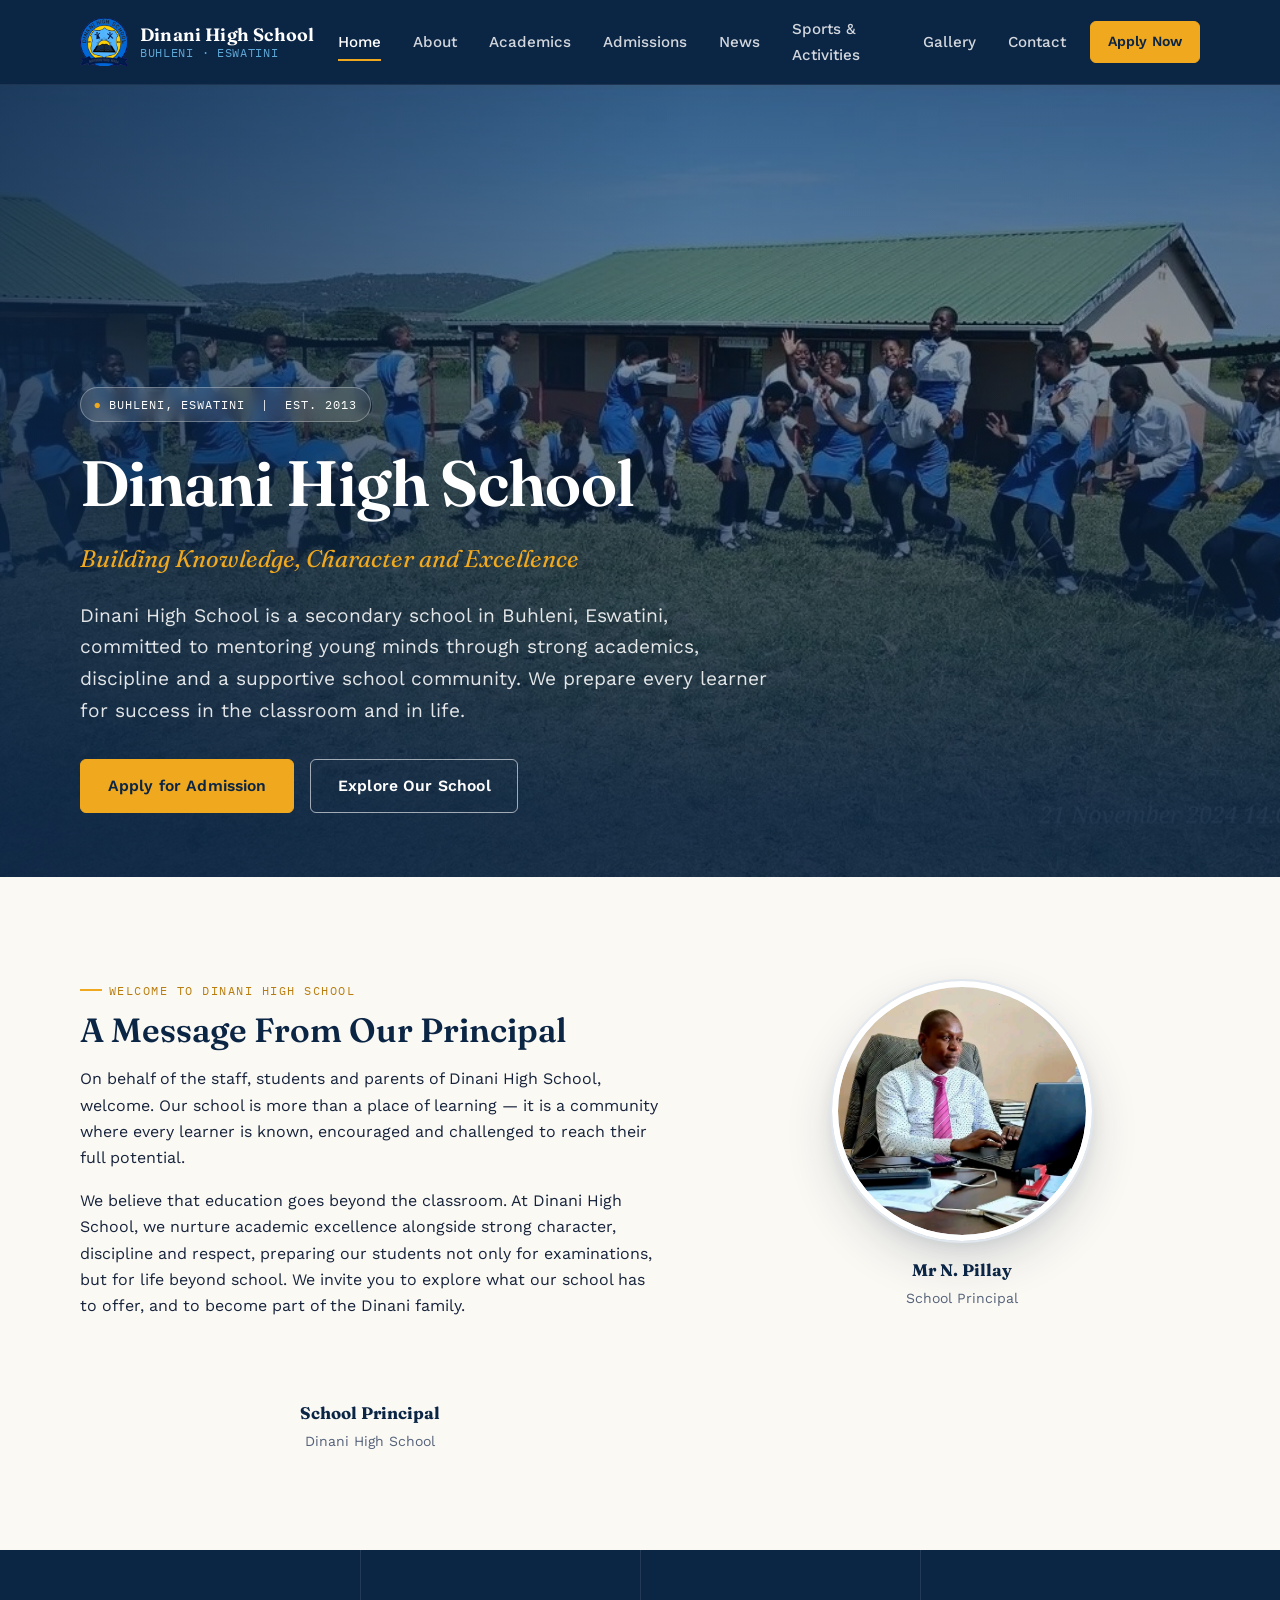
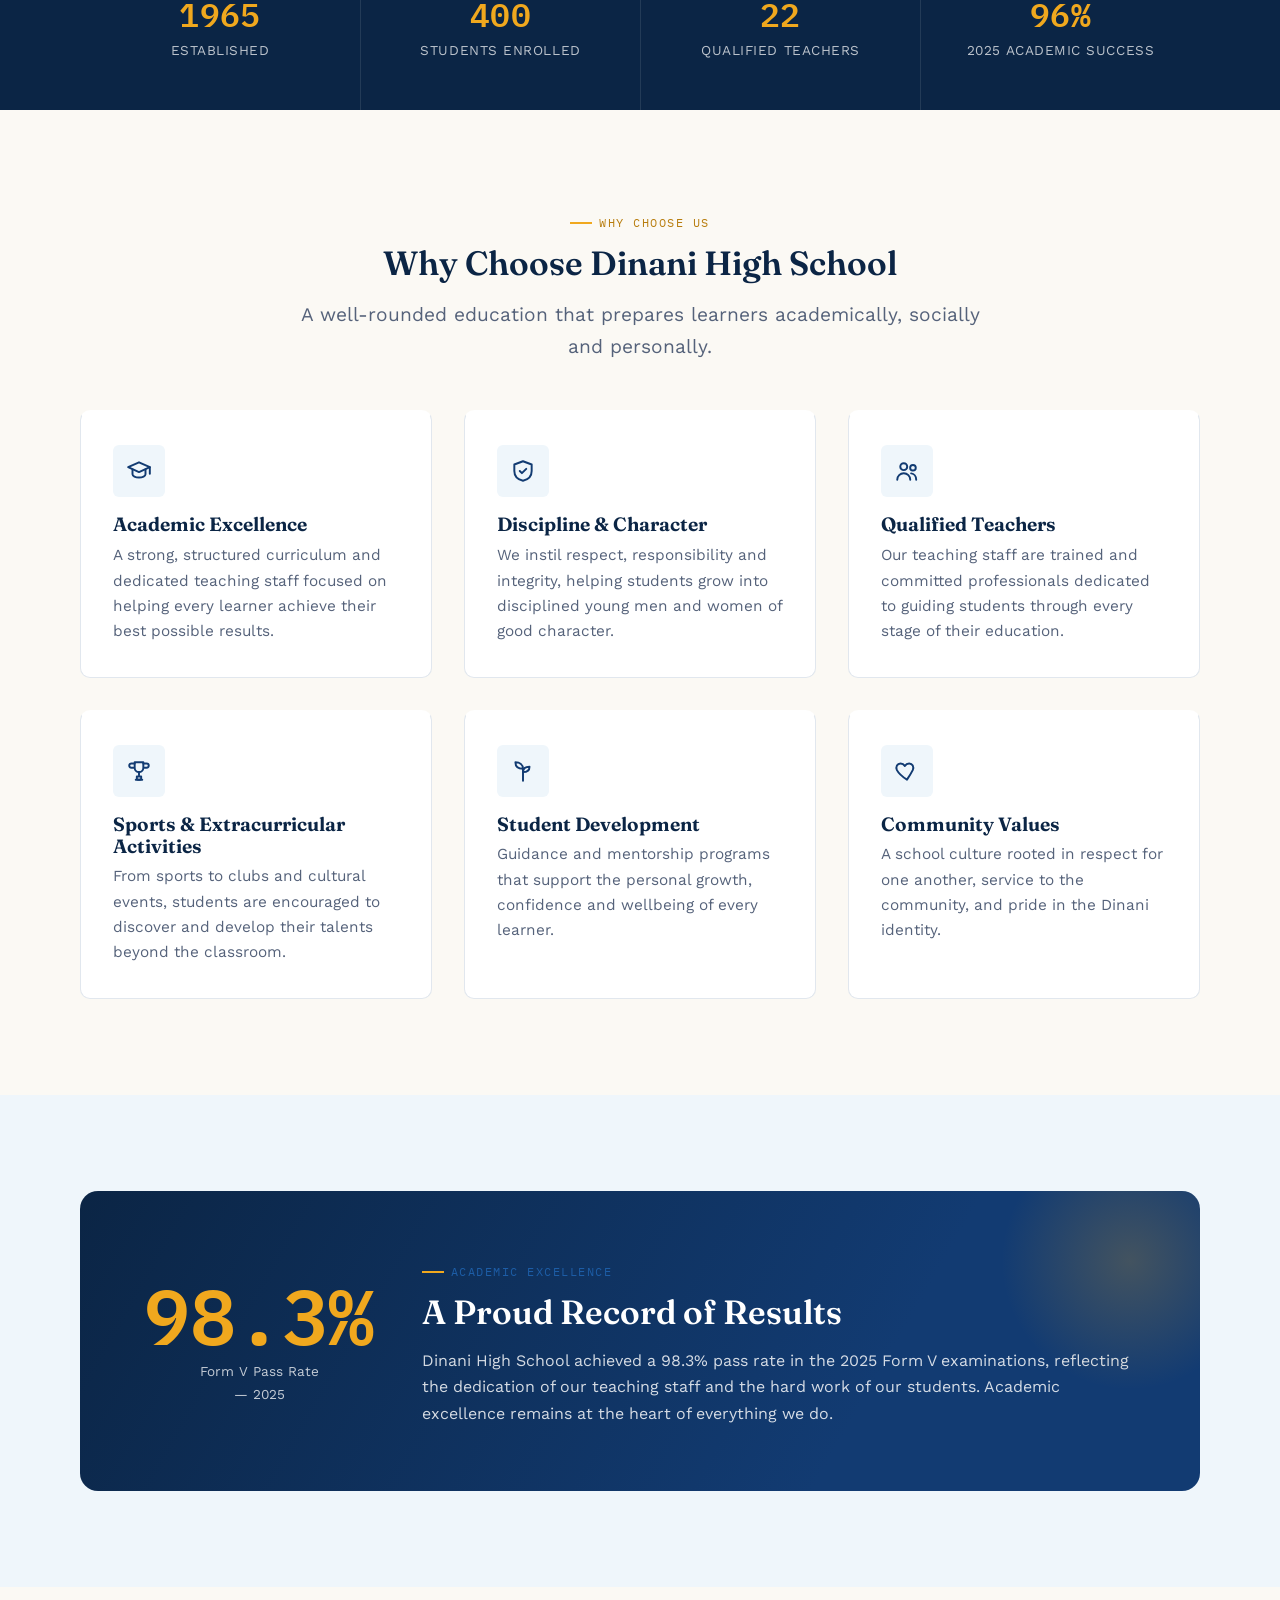
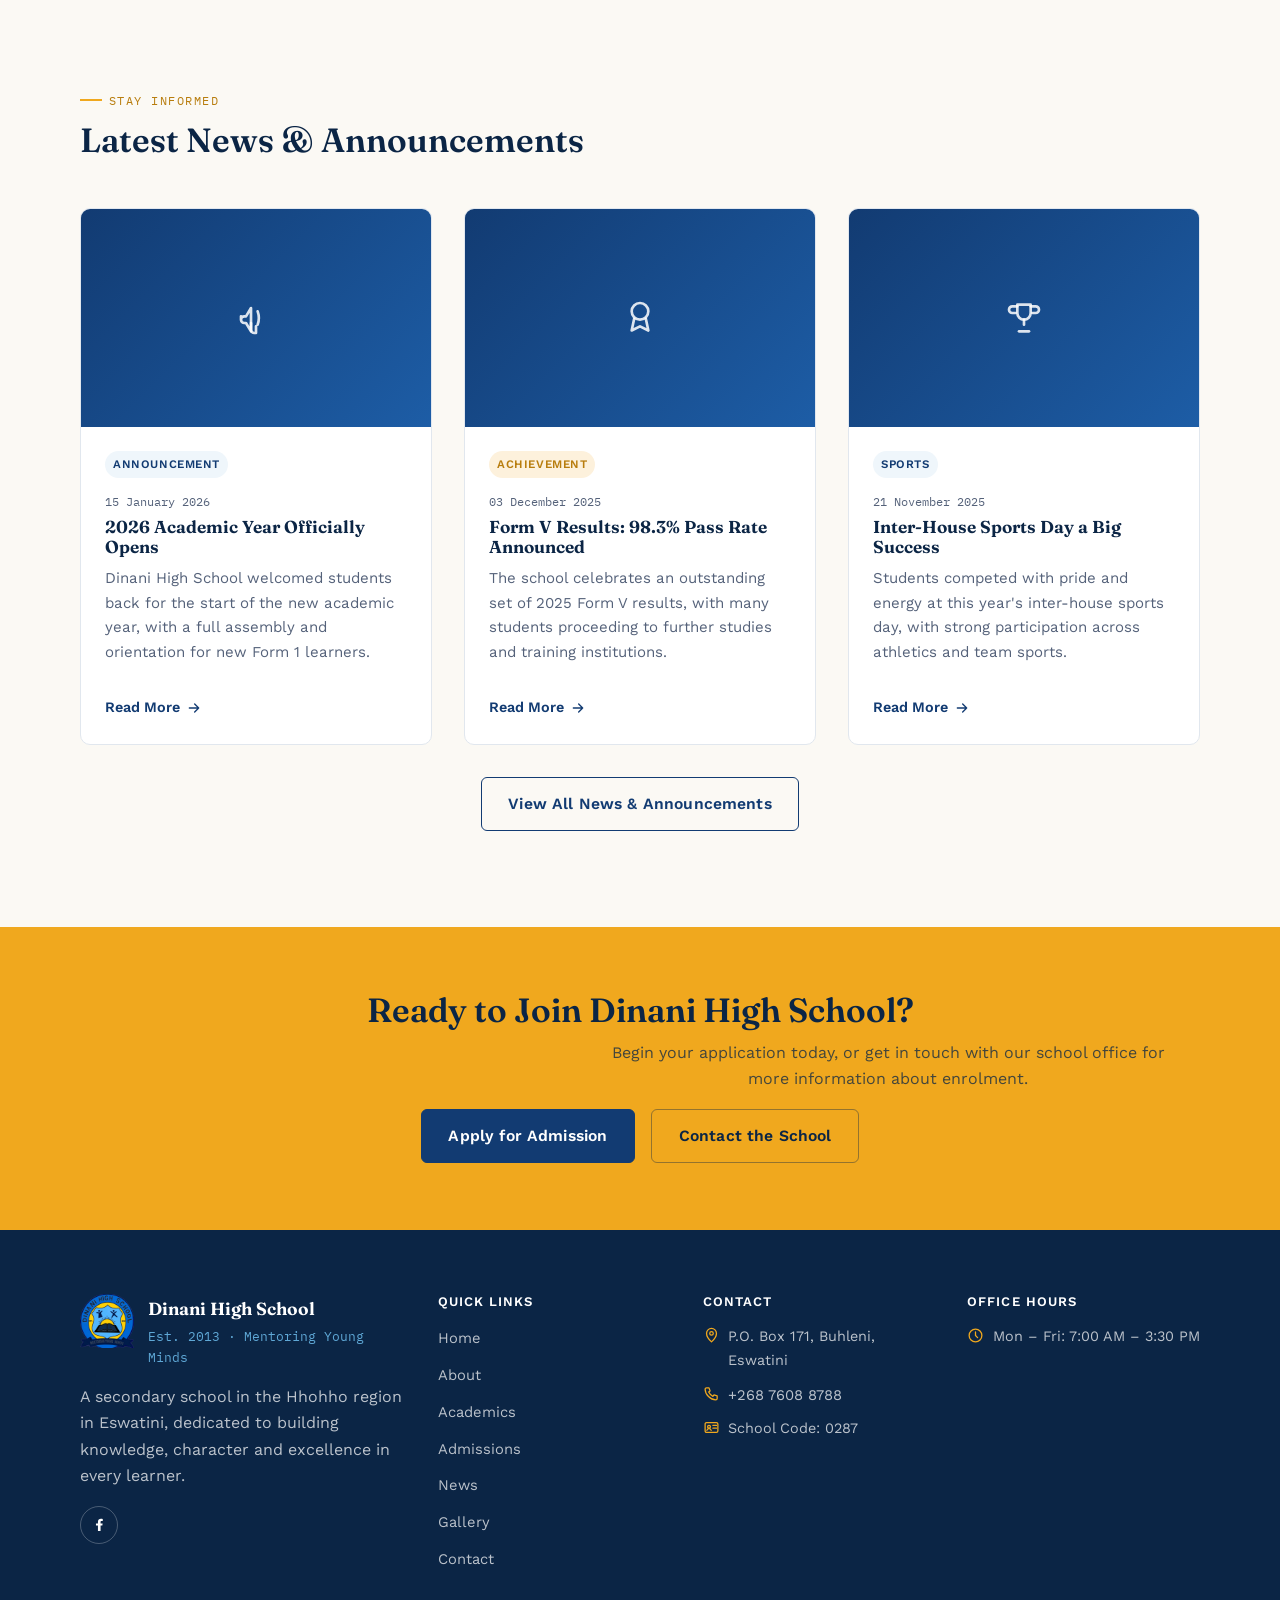
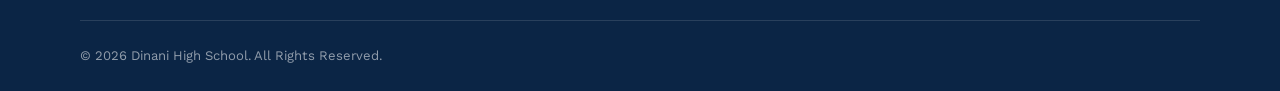
<file: index.html>
<!DOCTYPE html>
<html lang="en">
<head>
  <meta charset="UTF-8">
  <meta name="viewport" content="width=device-width, initial-scale=1.0">
  <title>Dinani High School | Buhleni, Eswatini</title>
  <meta name="description" content="Dinani High School in Buhleni, Eswatini — building knowledge, character and excellence since 2013. Explore admissions, academics, and school life.">

  <link rel="icon" type="image/png" sizes="192x192" href="images/dinani-emblem-192.png">
  <link rel="apple-touch-icon" href="images/dinani-emblem-192.png">

  <link rel="preconnect" href="https://fonts.googleapis.com">
  <link rel="preconnect" href="https://fonts.gstatic.com" crossorigin>
  <link href="https://fonts.googleapis.com/css2?family=Fraunces:ital,wght@0,400;0,500;0,600;0,650;1,400&family=Work+Sans:wght@400;500;600;700&family=IBM+Plex+Mono:wght@500;600&display=swap" rel="stylesheet">

  <link rel="stylesheet" href="css/style.css">
</head>
<body>

  <a class="skip-link" href="#main">Skip to main content</a>

  <!-- ===================== HEADER / NAVIGATION ===================== -->
  <header class="site-header">
    <div class="container navbar">
      <a href="index.html" class="nav-brand">
        <img src="images/dinani-emblem.png" alt="Dinani High School emblem" width="48" height="48">
        <span class="nav-brand-text">
          <span class="nav-brand-name">Dinani High School</span>
          <span class="nav-brand-sub">Buhleni &middot; Eswatini</span>
        </span>
      </a>

      <div class="nav-backdrop"></div>

      <nav aria-label="Primary">
        <ul class="nav-menu" id="primary-navigation">
          <li><a href="index.html" aria-current="page">Home</a></li>
          <li><a href="about.html">About</a></li>
          <li><a href="academics.html">Academics</a></li>
          <li><a href="admissions.html">Admissions</a></li>
          <li><a href="news.html">News</a></li>
          <li><a href="activities.html">Sports &amp; Activities</a></li>
          <li><a href="gallery.html">Gallery</a></li>
          <li><a href="contact.html">Contact</a></li>
        </ul>
      </nav>

      <div class="nav-actions">
        <a href="admissions.html" class="btn btn-primary btn-sm">Apply Now</a>
        <button class="hamburger" aria-label="Open menu" aria-expanded="false" aria-controls="primary-navigation">
          <span></span><span></span><span></span>
        </button>
      </div>
    </div>
  </header>

  <main id="main">

    <!-- ===================== HERO ===================== -->
    <section class="hero">
      <div class="hero-media">
        <img src="images/campus-students.jpg" alt="Dinani High School students celebrating together on the school grounds">
      </div>
      <div class="container">
        <div class="hero-content">
          <span class="hero-badge"><span class="dot">&#9679;</span> Buhleni, Eswatini &nbsp;|&nbsp; Est. 2013</span>
          <h1>Dinani High School</h1>
          <p class="hero-tagline">Building Knowledge, Character and Excellence</p>
          <p class="hero-lead">Dinani High School is a secondary school in Buhleni, Eswatini, committed to mentoring young minds through strong academics, discipline and a supportive school community. We prepare every learner for success in the classroom and in life.</p>
          <div class="hero-actions">
            <a href="admissions.html" class="btn btn-primary">Apply for Admission</a>
            <a href="#welcome" class="btn btn-outline">Explore Our School</a>
          </div>
        </div>
      </div>
    </section>

    <!-- ===================== WELCOME SECTION ===================== -->
    <section class="section" id="welcome">
      <div class="container">
        <div class="welcome-grid">
          <div class="reveal">
            <span class="eyebrow">Welcome to Dinani High School</span>
            <h2>A Message From Our Principal</h2>
            <p>On behalf of the staff, students and parents of Dinani High School, welcome. Our school is more than a place of learning &mdash; it is a community where every learner is known, encouraged and challenged to reach their full potential.</p>
            <p>We believe that education goes beyond the classroom. At Dinani High School, we nurture academic excellence alongside strong character, discipline and respect, preparing our students not only for examinations, but for life beyond school. We invite you to explore what our school has to offer, and to become part of the Dinani family.</p>
            
            
          </div>
          <div class="welcome-portrait reveal">
  <div class="portrait-seal">
    <img 
      src="images/principal.jpg" 
      alt="Principal of Dinani High School"
      style="width:100%; height:100%; object-fit:cover; border-radius:inherit;"
    >
  </div>

  <div class="portrait-caption">
  <strong>Mr N. Pillay</strong>
  <span>School Principal</span>
</div>
</div>
            <div class="portrait-caption">
              <strong>School Principal</strong>
              <span>Dinani High School</span>
            </div>
          </div>
        </div>
      </div>
    </section>

    <!-- ===================== QUICK STATISTICS ===================== -->
    <section class="stats-strip">
      <div class="container">
        <div class="stats-grid">
          <div class="stat-cell">
            <div class="stat-number" data-count-to="2013">0</div>
            <div class="stat-label">Established</div>
          </div>
          <div class="stat-cell">
            <div class="stat-number">400</div>
            <div class="stat-label">Students Enrolled</div>
          </div>
          <div class="stat-cell">
            <div class="stat-number">22</div>
            <div class="stat-label">Qualified Teachers</div>
          </div>
          <div class="stat-cell">
            <div class="stat-number" data-count-to="98.3" data-suffix="%">0%</div>
            <div class="stat-label">2025 Academic Success</div>
          </div>
        </div>
      </div>
    </section>

    <!-- ===================== WHY CHOOSE DINANI HIGH SCHOOL ===================== -->
    <section class="section">
      <div class="container">
        <div class="section-head section-head--center reveal">
          <span class="eyebrow" style="justify-content:center;">Why Choose Us</span>
          <h2>Why Choose Dinani High School</h2>
          <p class="section-lead">A well-rounded education that prepares learners academically, socially and personally.</p>
        </div>

        <div class="grid grid-3">
          <div class="feature-card reveal">
            <div class="feature-icon">
              <svg viewBox="0 0 24 24" fill="none" stroke="currentColor" stroke-width="1.8" stroke-linecap="round" stroke-linejoin="round"><path d="M2 8.5 12 4l10 4.5-10 4.5-10-4.5Z"/><path d="M6 10.7v4.3c0 1.6 2.7 3 6 3s6-1.4 6-3v-4.3"/><path d="M22 8.5v6"/></svg>
            </div>
            <h3>Academic Excellence</h3>
            <p>A strong, structured curriculum and dedicated teaching staff focused on helping every learner achieve their best possible results.</p>
          </div>

          <div class="feature-card reveal">
            <div class="feature-icon">
              <svg viewBox="0 0 24 24" fill="none" stroke="currentColor" stroke-width="1.8" stroke-linecap="round" stroke-linejoin="round"><path d="M12 3 4 6v6c0 4.8 3.4 8 8 9 4.6-1 8-4.2 8-9V6l-8-3Z"/><path d="m9 12 2 2 4-4"/></svg>
            </div>
            <h3>Discipline &amp; Character</h3>
            <p>We instil respect, responsibility and integrity, helping students grow into disciplined young men and women of good character.</p>
          </div>

          <div class="feature-card reveal">
            <div class="feature-icon">
              <svg viewBox="0 0 24 24" fill="none" stroke="currentColor" stroke-width="1.8" stroke-linecap="round" stroke-linejoin="round"><circle cx="9" cy="8" r="3.2"/><path d="M3 20c0-3.3 2.7-6 6-6s6 2.7 6 6"/><circle cx="17.5" cy="9" r="2.6"/><path d="M15.8 14.2c2.6.3 4.7 2.6 4.7 5.8"/></svg>
            </div>
            <h3>Qualified Teachers</h3>
            <p>Our teaching staff are trained and committed professionals dedicated to guiding students through every stage of their education.</p>
          </div>

          <div class="feature-card reveal">
            <div class="feature-icon">
              <svg viewBox="0 0 24 24" fill="none" stroke="currentColor" stroke-width="1.8" stroke-linecap="round" stroke-linejoin="round"><path d="M8 4h8v5a4 4 0 0 1-8 0V4Z"/><path d="M8 5H5a2 2 0 0 0 0 4h2M16 5h3a2 2 0 0 1 0 4h-2"/><path d="M12 13v3"/><path d="M9 20h6"/><path d="M10 17h4v2a1 1 0 0 1-1 1h-2a1 1 0 0 1-1-1v-2Z"/></svg>
            </div>
            <h3>Sports &amp; Extracurricular Activities</h3>
            <p>From sports to clubs and cultural events, students are encouraged to discover and develop their talents beyond the classroom.</p>
          </div>

          <div class="feature-card reveal">
            <div class="feature-icon">
              <svg viewBox="0 0 24 24" fill="none" stroke="currentColor" stroke-width="1.8" stroke-linecap="round" stroke-linejoin="round"><path d="M12 21V10"/><path d="M12 10C12 6 9 4 5 4c0 4 2 6 7 6Z"/><path d="M12 13c0-3.5 2.5-5 6-5 0 3.5-2 5-6 5Z"/></svg>
            </div>
            <h3>Student Development</h3>
            <p>Guidance and mentorship programs that support the personal growth, confidence and wellbeing of every learner.</p>
          </div>

          <div class="feature-card reveal">
            <div class="feature-icon">
              <svg viewBox="0 0 24 24" fill="none" stroke="currentColor" stroke-width="1.8" stroke-linecap="round" stroke-linejoin="round"><path d="M12 20s-7-4.4-9.3-8.8C1.3 8 3 5 6 5c1.8 0 3.2 1 4 2.3C10.8 6 12.2 5 14 5c3 0 4.7 3 3.3 6.2C15 15.6 12 20 12 20Z"/></svg>
            </div>
            <h3>Community Values</h3>
            <p>A school culture rooted in respect for one another, service to the community, and pride in the Dinani identity.</p>
          </div>
        </div>
      </div>
    </section>

    <!-- ===================== ACADEMIC EXCELLENCE ===================== -->
    <section class="section section--tint">
      <div class="container">
        <div class="achievement-band reveal">
          <div class="achievement-figure">
            <div class="achievement-number">98.3%</div>
            <p class="achievement-caption">Form V Pass Rate &mdash; 2025</p>
          </div>
          <div class="achievement-copy">
            <span class="eyebrow">Academic Excellence</span>
            <h2>A Proud Record of Results</h2>
            <p>Dinani High School achieved a 98.3% pass rate in the 2025 Form V examinations, reflecting the dedication of our teaching staff and the hard work of our students. Academic excellence remains at the heart of everything we do.</p>
            
          </div>
        </div>
      </div>
    </section>

    <!-- ===================== LATEST NEWS & ANNOUNCEMENTS ===================== -->
    <section class="section">
      <div class="container">
        <div class="section-head reveal">
          <span class="eyebrow">Stay Informed</span>
          <h2>Latest News &amp; Announcements</h2>
        </div>

        <div class="grid grid-3">
          <article class="news-card reveal">
            <div class="news-card-media">
              <svg viewBox="0 0 24 24" fill="none" stroke="currentColor" stroke-width="1.6" stroke-linecap="round" stroke-linejoin="round"><path d="M3 11v2a2 2 0 0 0 2 2h1l3 5V6l-3 5H5a2 2 0 0 0-2 2Z"/><path d="M13 8a12 12 0 0 1 0 8M9 15v4a2 2 0 0 0 2 2h1v-4"/></svg>
            </div>
            <div class="news-card-body">
              <div class="news-tags"><span class="tag">Announcement</span></div>
              <span class="news-date">15 January 2026</span>
              <h3>2026 Academic Year Officially Opens</h3>
              <p>Dinani High School welcomed students back for the start of the new academic year, with a full assembly and orientation for new Form 1 learners.</p>
              <a href="news.html" class="news-readmore">Read More
                <svg viewBox="0 0 24 24" fill="none" stroke="currentColor" stroke-width="2" stroke-linecap="round" stroke-linejoin="round"><path d="M5 12h14M13 6l6 6-6 6"/></svg>
              </a>
            </div>
          </article>

          <article class="news-card reveal">
            <div class="news-card-media">
              <svg viewBox="0 0 24 24" fill="none" stroke="currentColor" stroke-width="1.6" stroke-linecap="round" stroke-linejoin="round"><circle cx="12" cy="8" r="5"/><path d="m8.5 12.5-1.5 7 5-2.5 5 2.5-1.5-7"/></svg>
            </div>
            <div class="news-card-body">
              <div class="news-tags"><span class="tag tag--gold">Achievement</span></div>
              <span class="news-date">03 December 2025</span>
              <h3>Form V Results: 98.3% Pass Rate Announced</h3>
              <p>The school celebrates an outstanding set of 2025 Form V results, with many students proceeding to further studies and training institutions.</p>
              <a href="news.html" class="news-readmore">Read More
                <svg viewBox="0 0 24 24" fill="none" stroke="currentColor" stroke-width="2" stroke-linecap="round" stroke-linejoin="round"><path d="M5 12h14M13 6l6 6-6 6"/></svg>
              </a>
            </div>
          </article>

          <article class="news-card reveal">
            <div class="news-card-media">
              <svg viewBox="0 0 24 24" fill="none" stroke="currentColor" stroke-width="1.6" stroke-linecap="round" stroke-linejoin="round"><path d="M8 4h8v5a4 4 0 0 1-8 0V4Z"/><path d="M8 5H5a2 2 0 0 0 0 4h2M16 5h3a2 2 0 0 1 0 4h-2"/><path d="M12 13v3"/><path d="M9 20h6"/></svg>
            </div>
            <div class="news-card-body">
              <div class="news-tags"><span class="tag">Sports</span></div>
              <span class="news-date">21 November 2025</span>
              <h3>Inter-House Sports Day a Big Success</h3>
              <p>Students competed with pride and energy at this year's inter-house sports day, with strong participation across athletics and team sports.</p>
              <a href="news.html" class="news-readmore">Read More
                <svg viewBox="0 0 24 24" fill="none" stroke="currentColor" stroke-width="2" stroke-linecap="round" stroke-linejoin="round"><path d="M5 12h14M13 6l6 6-6 6"/></svg>
              </a>
            </div>
          </article>
        </div>

        <div class="text-center" style="margin-top:var(--sp-4);">
          <a href="news.html" class="btn btn-ghost-navy">View All News &amp; Announcements</a>
        </div>
      </div>
    </section>

    <!-- ===================== CALL TO ACTION ===================== -->
    <section class="cta-band">
      <div class="container">
        <h2>Ready to Join Dinani High School?</h2>
        <p>Begin your application today, or get in touch with our school office for more information about enrolment.</p>
        <div class="cta-actions">
          <a href="admissions.html" class="btn btn-navy">Apply for Admission</a>
          <a href="contact.html" class="btn btn-outline">Contact the School</a>
        </div>
      </div>
    </section>

  </main>

  <!-- ===================== FOOTER ===================== -->
  <!-- ===================== FOOTER ===================== -->
<footer class="site-footer">
  <div class="container">
    <div class="footer-grid">

      <!-- School Information -->
      <div class="footer-col">
        <div class="footer-brand">
          <img src="images/dinani-emblem.png" alt="Dinani High School emblem" width="54" height="54">
          <div>
            <div class="footer-brand-name">Dinani High School</div>
            <div class="footer-brand-sub">Est. 2013 &middot; Mentoring Young Minds</div>
          </div>
        </div>

        <p>
          A secondary school in the Hhohho region in Eswatini, dedicated to building
          knowledge, character and excellence in every learner.
        </p>

        <div class="footer-social">
          <a href="https://www.facebook.com/profile.php?id=61583768273285"
             target="_blank"
             rel="noopener"
             aria-label="Dinani High School on Facebook">
            <svg viewBox="0 0 24 24" fill="currentColor">
              <path d="M13.5 21v-7.5H16l.4-3H13.5V8.4c0-.9.2-1.5 1.5-1.5h1.6V4.3C16.3 4.2 15.2 4 14 4c-2.5 0-4.2 1.5-4.2 4.3v2.2H7v3h2.8V21h3.7Z"/>
            </svg>
          </a>
        </div>
      </div>

      <!-- Quick Links -->
      <div class="footer-col">
        <h4>Quick Links</h4>
        <ul>
          <li><a href="index.html">Home</a></li>
          <li><a href="about.html">About</a></li>
          <li><a href="academics.html">Academics</a></li>
          <li><a href="admissions.html">Admissions</a></li>
          <li><a href="news.html">News</a></li>
          <li><a href="gallery.html">Gallery</a></li>
          <li><a href="contact.html">Contact</a></li>
        </ul>
      </div>

      <!-- Contact -->
      <div class="footer-col">
        <h4>Contact</h4>

        <div class="footer-contact-item">
          <svg viewBox="0 0 24 24" fill="none"
               stroke="currentColor"
               stroke-width="1.8"
               stroke-linecap="round"
               stroke-linejoin="round">
            <path d="M12 21s7-6.6 7-12a7 7 0 0 0-14 0c0 5.4 7 12 7 12Z"/>
            <circle cx="12" cy="9" r="2.5"/>
          </svg>
          <span>P.O. Box 171, Buhleni, Eswatini</span>
        </div>

        <div class="footer-contact-item">
          <svg viewBox="0 0 24 24" fill="none"
               stroke="currentColor"
               stroke-width="1.8"
               stroke-linecap="round"
               stroke-linejoin="round">
            <path d="M5 4h3.5l1.5 4.5-2 1.5a13 13 0 0 0 6 6l1.5-2 4.5 1.5V19a2 2 0 0 1-2 2C10.6 21 3 13.4 3 6a2 2 0 0 1 2-2Z"/>
          </svg>
          <a href="tel:+26876088788">+268 7608 8788</a>
        </div>

        <div class="footer-contact-item">
          <svg viewBox="0 0 24 24" fill="none"
               stroke="currentColor"
               stroke-width="1.8"
               stroke-linecap="round"
               stroke-linejoin="round">
            <rect x="3" y="5" width="18" height="14" rx="2"/>
            <circle cx="8.5" cy="11" r="2"/>
            <path d="M5.5 16c.5-1.7 1.8-2.5 3-2.5s2.5.8 3 2.5M14 9h5M14 13h5"/>
          </svg>
          <span>School Code: 0287</span>
        </div>
      </div>

      <!-- Office Hours -->
      <div class="footer-col">
        <h4>Office Hours</h4>

        <div class="footer-contact-item">
          <svg viewBox="0 0 24 24" fill="none"
               stroke="currentColor"
               stroke-width="1.8"
               stroke-linecap="round"
               stroke-linejoin="round">
            <circle cx="12" cy="12" r="9"/>
            <path d="M12 7v5l3 3"/>
          </svg>
          <span>Mon &ndash; Fri: 7:00 AM &ndash; 3:30 PM</span>
        </div>
      </div>

    </div>

    <div class="footer-bottom">
      <p>
        &copy; <span id="current-year">2026</span>
        Dinani High School. All Rights Reserved.
      </p>
    </div>

  </div>
</footer>

<script src="js/main.js"></script>
</body>
</html>
</file>
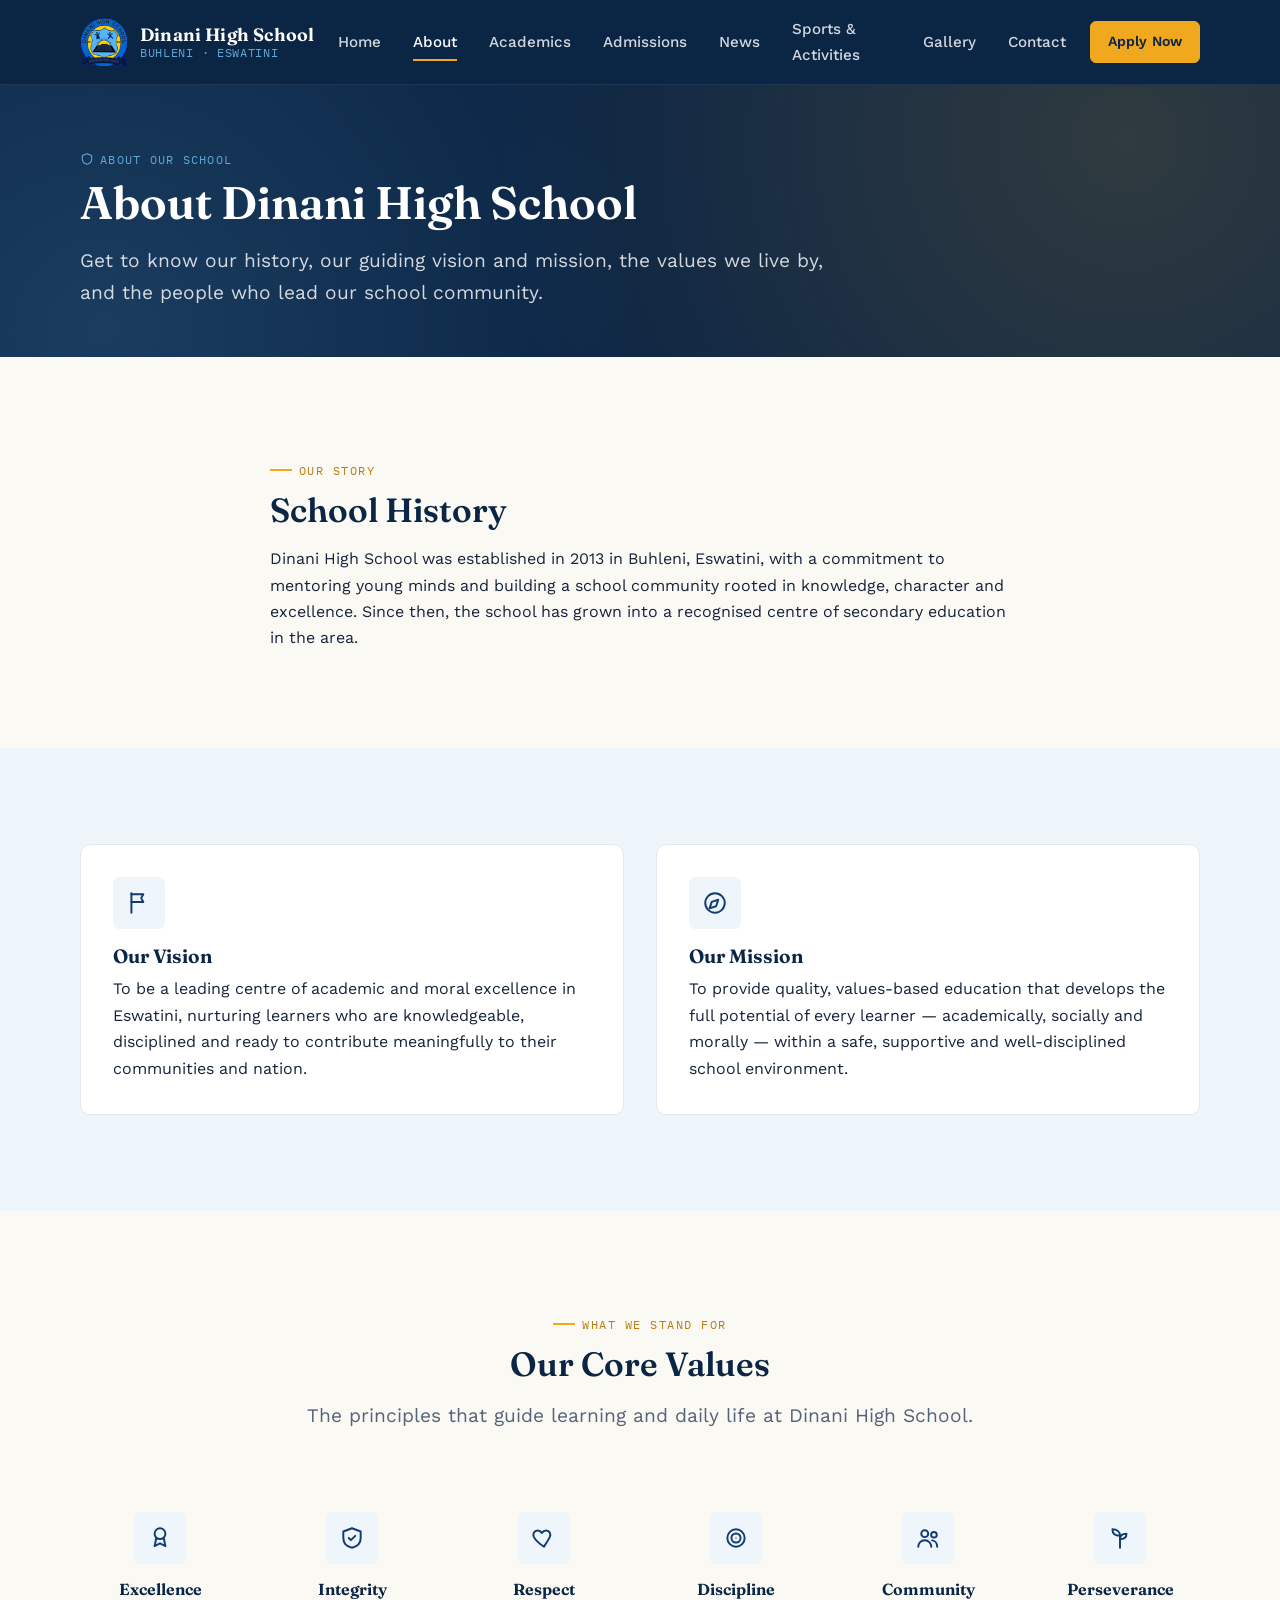
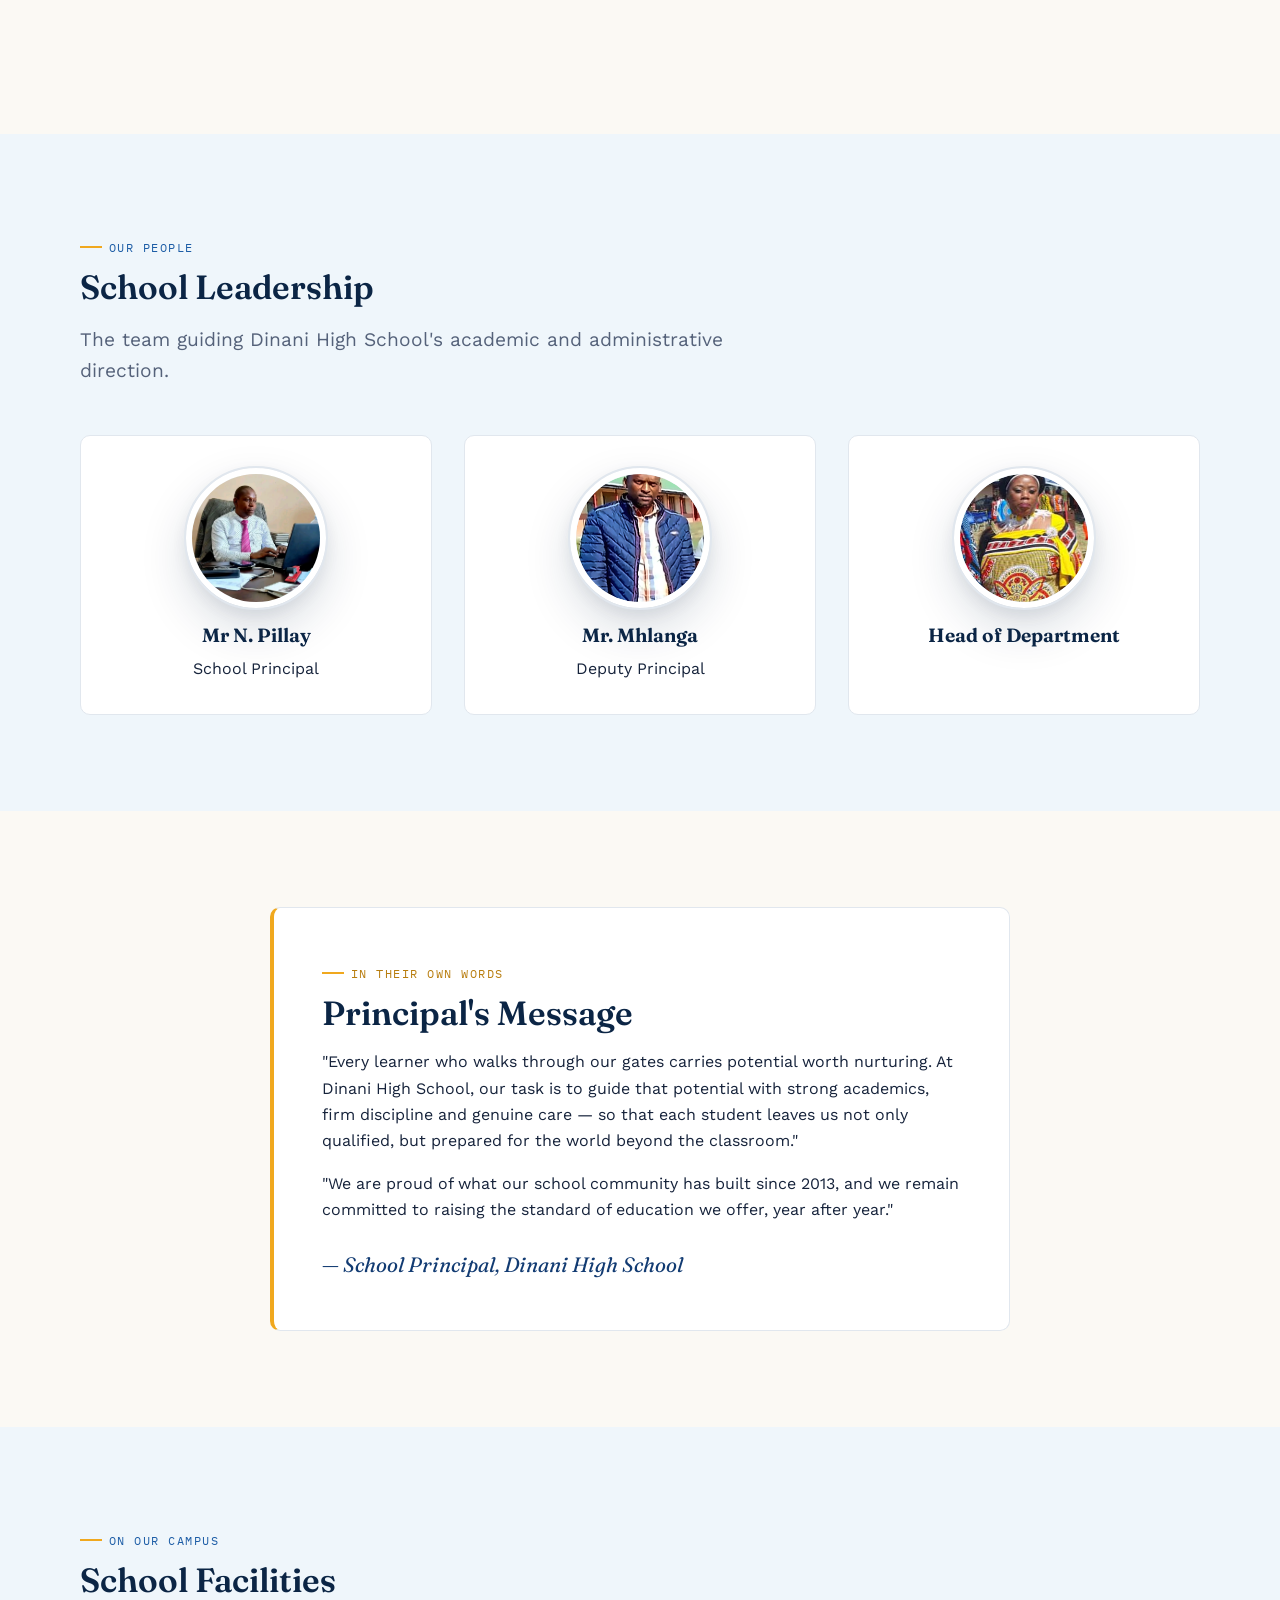
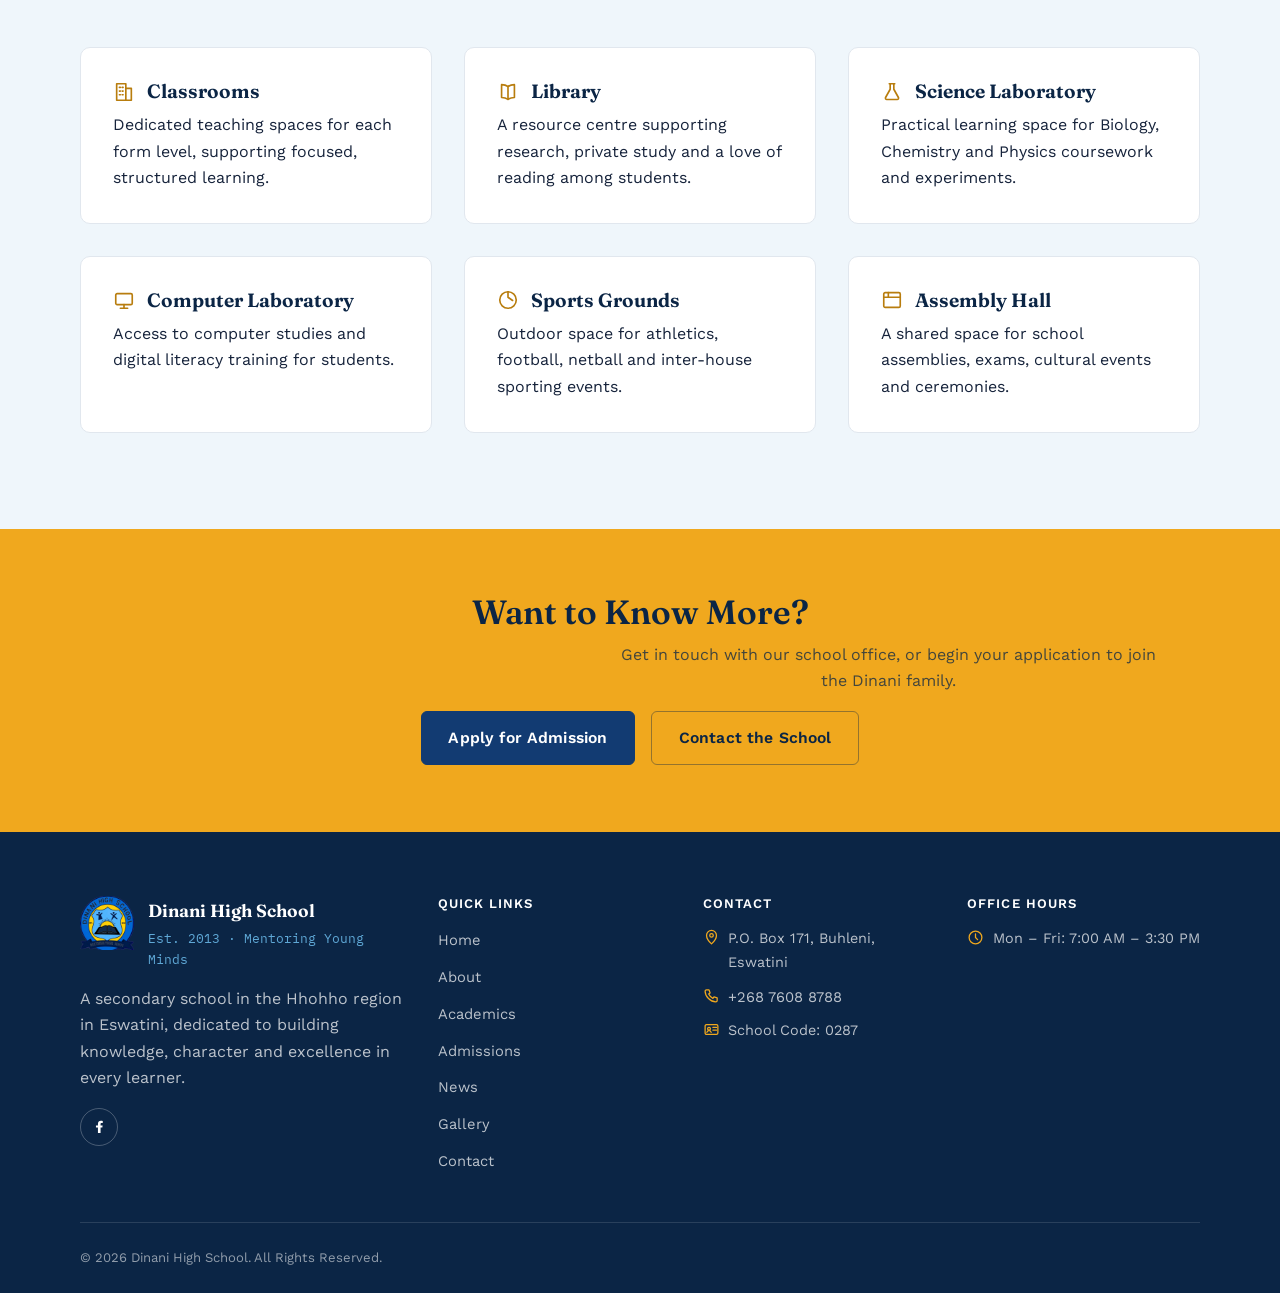
<file: about.html>
<!DOCTYPE html>
<html lang="en">
<head>
  <meta charset="UTF-8">
  <meta name="viewport" content="width=device-width, initial-scale=1.0">
  <title>About Us | Dinani High School</title>
  <meta name="description" content="Learn about Dinani High School's history, vision, mission, core values and leadership — a secondary school in Buhleni, Eswatini.">

  <link rel="icon" type="image/png" sizes="192x192" href="images/dinani-emblem-192.png">
  <link rel="apple-touch-icon" href="images/dinani-emblem-192.png">

  <link rel="preconnect" href="https://fonts.googleapis.com">
  <link rel="preconnect" href="https://fonts.gstatic.com" crossorigin>
  <link href="https://fonts.googleapis.com/css2?family=Fraunces:ital,wght@0,400;0,500;0,600;0,650;1,400&family=Work+Sans:wght@400;500;600;700&family=IBM+Plex+Mono:wght@500;600&display=swap" rel="stylesheet">

  <link rel="stylesheet" href="css/style.css">
</head>
<body>

  <a class="skip-link" href="#main">Skip to main content</a>

  <!-- ===================== HEADER / NAVIGATION ===================== -->
  <header class="site-header">
    <div class="container navbar">
      <a href="index.html" class="nav-brand">
        <img src="images/dinani-emblem.png" alt="Dinani High School emblem" width="48" height="48">
        <span class="nav-brand-text">
          <span class="nav-brand-name">Dinani High School</span>
          <span class="nav-brand-sub">Buhleni &middot; Eswatini</span>
        </span>
      </a>

      <div class="nav-backdrop"></div>

      <nav aria-label="Primary">
        <ul class="nav-menu" id="primary-navigation">
          <li><a href="index.html">Home</a></li>
          <li><a href="about.html" aria-current="page">About</a></li>
          <li><a href="academics.html">Academics</a></li>
          <li><a href="admissions.html">Admissions</a></li>
          <li><a href="news.html">News</a></li>
          <li><a href="activities.html">Sports &amp; Activities</a></li>
          <li><a href="gallery.html">Gallery</a></li>
          <li><a href="contact.html">Contact</a></li>
          
        </ul>
      </nav>

      <div class="nav-actions">
        <a href="admissions.html" class="btn btn-primary btn-sm">Apply Now</a>
        <button class="hamburger" aria-label="Open menu" aria-expanded="false" aria-controls="primary-navigation">
          <span></span><span></span><span></span>
        </button>
      </div>
    </div>
  </header>

  <main id="main">

    <!-- ===================== PAGE HERO ===================== -->
    <section class="page-hero">
      <div class="container">
        <span class="page-hero-eyebrow">
          <svg viewBox="0 0 24 24" fill="none" stroke="currentColor" stroke-width="1.8" stroke-linecap="round" stroke-linejoin="round" width="14" height="14"><path d="M12 3 4 6v6c0 4.8 3.4 8 8 9 4.6-1 8-4.2 8-9V6l-8-3Z"/></svg>
          About Our School
        </span>
        <h1>About Dinani High School</h1>
        <p class="page-hero-lead">Get to know our history, our guiding vision and mission, the values we live by, and the people who lead our school community.</p>
      </div>
    </section>

    <!-- ===================== SCHOOL HISTORY ===================== -->
    <section class="section">
      <div class="container container--narrow">
        <div class="reveal">
          <span class="eyebrow">Our Story</span>
          <h2>School History</h2>
          <p>Dinani High School was established in 2013 in Buhleni, Eswatini, with a commitment to mentoring young minds and building a school community rooted in knowledge, character and excellence. Since then, the school has grown into a recognised centre of secondary education in the area.</p>
          
        </div>
      </div>
    </section>

    <!-- ===================== VISION & MISSION ===================== -->
    <section class="section section--tint">
      <div class="container">
        <div class="grid grid-2">
          <div class="card reveal" style="padding:var(--sp-4);">
            <div class="feature-icon">
              <svg viewBox="0 0 24 24" fill="none" stroke="currentColor" stroke-width="1.8" stroke-linecap="round" stroke-linejoin="round"><path d="M5 3v18"/><path d="M5 4h11l-2 3.5L16 11H5"/></svg>
            </div>
            <h3>Our Vision</h3>
            <p>To be a leading centre of academic and moral excellence in Eswatini, nurturing learners who are knowledgeable, disciplined and ready to contribute meaningfully to their communities and nation.</p>
            
          </div>

          <div class="card reveal" style="padding:var(--sp-4);">
            <div class="feature-icon">
              <svg viewBox="0 0 24 24" fill="none" stroke="currentColor" stroke-width="1.8" stroke-linecap="round" stroke-linejoin="round"><circle cx="12" cy="12" r="9"/><path d="m15 9-2 6-6 2 2-6 6-2Z"/></svg>
            </div>
            <h3>Our Mission</h3>
            <p>To provide quality, values-based education that develops the full potential of every learner — academically, socially and morally — within a safe, supportive and well-disciplined school environment.</p>
            
          </div>
        </div>
      </div>
    </section>

    <!-- ===================== CORE VALUES ===================== -->
    <section class="section">
      <div class="container">
        <div class="section-head section-head--center reveal">
          <span class="eyebrow" style="justify-content:center;">What We Stand For</span>
          <h2>Our Core Values</h2>
          <p class="section-lead">The principles that guide learning and daily life at Dinani High School.</p>
        </div>

        <div class="grid grid-6">
          <div class="icon-card reveal">
            <div class="feature-icon"><svg viewBox="0 0 24 24" fill="none" stroke="currentColor" stroke-width="1.8" stroke-linecap="round" stroke-linejoin="round"><circle cx="12" cy="8" r="5"/><path d="m8.5 12.5-1.5 7 5-2.5 5 2.5-1.5-7"/></svg></div>
            <h3>Excellence</h3>
          </div>
          <div class="icon-card reveal">
            <div class="feature-icon"><svg viewBox="0 0 24 24" fill="none" stroke="currentColor" stroke-width="1.8" stroke-linecap="round" stroke-linejoin="round"><path d="M12 3 4 6v6c0 4.8 3.4 8 8 9 4.6-1 8-4.2 8-9V6l-8-3Z"/><path d="m9 12 2 2 4-4"/></svg></div>
            <h3>Integrity</h3>
          </div>
          <div class="icon-card reveal">
            <div class="feature-icon"><svg viewBox="0 0 24 24" fill="none" stroke="currentColor" stroke-width="1.8" stroke-linecap="round" stroke-linejoin="round"><path d="M12 20s-7-4.4-9.3-8.8C1.3 8 3 5 6 5c1.8 0 3.2 1 4 2.3C10.8 6 12.2 5 14 5c3 0 4.7 3 3.3 6.2C15 15.6 12 20 12 20Z"/></svg></div>
            <h3>Respect</h3>
          </div>
          <div class="icon-card reveal">
            <div class="feature-icon"><svg viewBox="0 0 24 24" fill="none" stroke="currentColor" stroke-width="1.8" stroke-linecap="round" stroke-linejoin="round"><circle cx="12" cy="12" r="8"/><circle cx="12" cy="12" r="4.2"/><circle cx="12" cy="12" r="0.6" fill="currentColor" stroke="none"/></svg></div>
            <h3>Discipline</h3>
          </div>
          <div class="icon-card reveal">
            <div class="feature-icon"><svg viewBox="0 0 24 24" fill="none" stroke="currentColor" stroke-width="1.8" stroke-linecap="round" stroke-linejoin="round"><circle cx="9" cy="8" r="3.2"/><path d="M3 20c0-3.3 2.7-6 6-6s6 2.7 6 6"/><circle cx="17.5" cy="9" r="2.6"/><path d="M15.8 14.2c2.6.3 4.7 2.6 4.7 5.8"/></svg></div>
            <h3>Community</h3>
          </div>
          <div class="icon-card reveal">
            <div class="feature-icon"><svg viewBox="0 0 24 24" fill="none" stroke="currentColor" stroke-width="1.8" stroke-linecap="round" stroke-linejoin="round"><path d="M12 21V10"/><path d="M12 10C12 6 9 4 5 4c0 4 2 6 7 6Z"/><path d="M12 13c0-3.5 2.5-5 6-5 0 3.5-2 5-6 5Z"/></svg></div>
            <h3>Perseverance</h3>
          </div>
        </div>
        <div class="text-center">
          
        </div>
      </div>
    </section>

    <!-- ===================== SCHOOL LEADERSHIP ===================== -->
    <section class="section section--tint">
      <div class="container">
        <div class="section-head reveal">
          <span class="eyebrow">Our People</span>
          <h2>School Leadership</h2>
          <p class="section-lead">The team guiding Dinani High School's academic and administrative direction.</p>
        </div>

        <div class="grid grid-3">
          <div class="card text-center reveal" style="padding:var(--sp-4);">
  <div class="portrait-seal" style="width:140px;height:140px;margin-inline:auto;overflow:hidden;">
    <img 
      src="images/principal.jpg" 
      alt="Mr N. Pillay, Principal of Dinani High School"
      style="width:100%;height:100%;object-fit:cover;"
    >
  </div>

  <h3 style="margin-top:var(--sp-2);">Mr N. Pillay</h3>
  <p>School Principal</p>
</div>

       <div class="card text-center reveal" style="padding:var(--sp-4);">
  <div class="portrait-seal" style="width:140px;height:140px;margin-inline:auto;overflow:hidden;">
    <img 
      src="images/Deputy principal.jpg" 
      alt="Mr. Mhlanga, Deputy Principal of Dinani High School"
      style="width:100%;height:100%;object-fit:cover;border-radius:50%;"
    >
  </div>

  <h3 style="margin-top:var(--sp-2);">Mr. Mhlanga</h3>
  <p>Deputy Principal</p>
</div>

          <div class="card text-center reveal" style="padding:var(--sp-4);">
  <div class="portrait-seal" style="width:140px;height:140px;margin-inline:auto;overflow:hidden;">
    <img 
      src="images/HOD.jpg" 
      alt="Head of Department at Dinani High School"
      style="width:100%;height:100%;object-fit:cover;border-radius:50%;"
    >
  </div>

  <h3 style="margin-top:var(--sp-2);">Head of Department</h3>
</div>
        </div>
      </div>
    </section>

    <!-- ===================== PRINCIPAL'S MESSAGE ===================== -->
    <section class="section">
      <div class="container container--narrow">
        <div class="card reveal" style="padding:var(--sp-5);border-left:4px solid var(--color-gold);">
          <span class="eyebrow">In Their Own Words</span>
          <h2>Principal's Message</h2>
          <p>"Every learner who walks through our gates carries potential worth nurturing. At Dinani High School, our task is to guide that potential with strong academics, firm discipline and genuine care — so that each student leaves us not only qualified, but prepared for the world beyond the classroom."</p>
          <p>"We are proud of what our school community has built since 2013, and we remain committed to raising the standard of education we offer, year after year."</p>
          <p class="signature-line">— School Principal, Dinani High School</p>
          
        </div>
      </div>
    </section>

    <!-- ===================== SCHOOL FACILITIES ===================== -->
    <section class="section section--tint">
      <div class="container">
        <div class="section-head reveal">
          <span class="eyebrow">On Our Campus</span>
          <h2>School Facilities</h2>
          
        </div>

        <div class="grid grid-3">
          <div class="dept-card reveal">
            <h3>
              <svg viewBox="0 0 24 24" fill="none" stroke="currentColor" stroke-width="1.8" stroke-linecap="round" stroke-linejoin="round"><rect x="4" y="3" width="10" height="18"/><path d="M14 8h6v13h-6M7 7h1M7 11h1M7 15h1M10 7h1M10 11h1M10 15h1"/></svg>
              Classrooms
            </h3>
            <p>Dedicated teaching spaces for each form level, supporting focused, structured learning.</p>
          </div>
          <div class="dept-card reveal">
            <h3>
              <svg viewBox="0 0 24 24" fill="none" stroke="currentColor" stroke-width="1.8" stroke-linecap="round" stroke-linejoin="round"><path d="M12 6c-1.8-1.3-4.2-2-7-2v14c2.8 0 5.2.7 7 2 1.8-1.3 4.2-2 7-2V4c-2.8 0-5.2.7-7 2Z"/><path d="M12 6v14"/></svg>
              Library
            </h3>
            <p>A resource centre supporting research, private study and a love of reading among students.</p>
          </div>
          <div class="dept-card reveal">
            <h3>
              <svg viewBox="0 0 24 24" fill="none" stroke="currentColor" stroke-width="1.8" stroke-linecap="round" stroke-linejoin="round"><path d="M9 3h6M10 3v6l-5 9a1.5 1.5 0 0 0 1.3 2.2h11.4A1.5 1.5 0 0 0 19 18l-5-9V3"/></svg>
              Science Laboratory
            </h3>
            <p>Practical learning space for Biology, Chemistry and Physics coursework and experiments.</p>
          </div>
          <div class="dept-card reveal">
            <h3>
              <svg viewBox="0 0 24 24" fill="none" stroke="currentColor" stroke-width="1.8" stroke-linecap="round" stroke-linejoin="round"><rect x="3" y="5" width="18" height="12" rx="1.5"/><path d="M8 21h8M12 17v4"/></svg>
              Computer Laboratory
            </h3>
            <p>Access to computer studies and digital literacy training for students.</p>
          </div>
          <div class="dept-card reveal">
            <h3>
              <svg viewBox="0 0 24 24" fill="none" stroke="currentColor" stroke-width="1.8" stroke-linecap="round" stroke-linejoin="round"><circle cx="12" cy="12" r="9"/><path d="M12 3v6l5 3.5"/></svg>
              Sports Grounds
            </h3>
            <p>Outdoor space for athletics, football, netball and inter-house sporting events.</p>
          </div>
          <div class="dept-card reveal">
            <h3>
              <svg viewBox="0 0 24 24" fill="none" stroke="currentColor" stroke-width="1.8" stroke-linecap="round" stroke-linejoin="round"><rect x="3" y="4" width="18" height="16" rx="1.5"/><path d="M3 9h18M8 4v5"/></svg>
              Assembly Hall
            </h3>
            <p>A shared space for school assemblies, exams, cultural events and ceremonies.</p>
          </div>
        </div>
        <div class="text-center">
          
        </div>
      </div>
    </section>

    <!-- ===================== CTA ===================== -->
    <section class="cta-band">
      <div class="container">
        <h2>Want to Know More?</h2>
        <p>Get in touch with our school office, or begin your application to join the Dinani family.</p>
        <div class="cta-actions">
          <a href="admissions.html" class="btn btn-navy">Apply for Admission</a>
          <a href="contact.html" class="btn btn-outline">Contact the School</a>
        </div>
      </div>
    </section>

  </main>

  <!-- ===================== FOOTER ===================== -->
  <footer class="site-footer">
    <div class="container">
      <div class="footer-grid">
        <div class="footer-col">
          <div class="footer-brand">
            <img src="images/dinani-emblem.png" alt="" width="54" height="54">
            <div>
              <div class="footer-brand-name">Dinani High School</div>
              <div class="footer-brand-sub">Est. 2013 &middot; Mentoring Young Minds</div>
            </div>
          </div>
          <p>A secondary school in the Hhohho region in Eswatini, dedicated to building knowledge, character and excellence in every learner.</p>
          <div class="footer-social">
            <a href="https://www.facebook.com/profile.php?id=61583768273285"
   target="_blank"
   rel="noopener"
   aria-label="Dinani High School on Facebook">
              <svg viewBox="0 0 24 24" fill="currentColor"><path d="M13.5 21v-7.5H16l.4-3H13.5V8.4c0-.9.2-1.5 1.5-1.5h1.6V4.3C16.3 4.2 15.2 4 14 4c-2.5 0-4.2 1.5-4.2 4.3v2.2H7v3h2.8V21h3.7Z"/></svg>
            </a>
          </div>
        </div>

        <div class="footer-col">
          <h4>Quick Links</h4>
          <ul>
            <li><a href="index.html">Home</a></li>
            <li><a href="about.html">About</a></li>
            <li><a href="academics.html">Academics</a></li>
            <li><a href="admissions.html">Admissions</a></li>
            <li><a href="news.html">News</a></li>
            <li><a href="gallery.html">Gallery</a></li>
            <li><a href="contact.html">Contact</a></li>
          </ul>
        </div>

        <div class="footer-col">
          <h4>Contact</h4>
          <div class="footer-contact-item">
            <svg viewBox="0 0 24 24" fill="none" stroke="currentColor" stroke-width="1.8" stroke-linecap="round" stroke-linejoin="round"><path d="M12 21s7-6.6 7-12a7 7 0 0 0-14 0c0 5.4 7 12 7 12Z"/><circle cx="12" cy="9" r="2.5"/></svg>
            <span>P.O. Box 171, Buhleni, Eswatini</span>
          </div>
          <div class="footer-contact-item">
            <svg viewBox="0 0 24 24" fill="none" stroke="currentColor" stroke-width="1.8" stroke-linecap="round" stroke-linejoin="round"><path d="M5 4h3.5l1.5 4.5-2 1.5a13 13 0 0 0 6 6l1.5-2 4.5 1.5V19a2 2 0 0 1-2 2C10.6 21 3 13.4 3 6a2 2 0 0 1 2-2Z"/></svg>
            <a href="tel:+26876088788">+268 7608 8788</a>
          </div>
          <div class="footer-contact-item">
            <svg viewBox="0 0 24 24" fill="none" stroke="currentColor" stroke-width="1.8" stroke-linecap="round" stroke-linejoin="round"><rect x="3" y="5" width="18" height="14" rx="2"/><circle cx="8.5" cy="11" r="2"/><path d="M5.5 16c.5-1.7 1.8-2.5 3-2.5s2.5.8 3 2.5M14 9h5M14 13h5"/></svg>
            <span>School Code: 0287</span>
          </div>
        </div>

        <div class="footer-col">
          <h4>Office Hours</h4>
          <div class="footer-contact-item">
            <svg viewBox="0 0 24 24" fill="none" stroke="currentColor" stroke-width="1.8" stroke-linecap="round" stroke-linejoin="round"><circle cx="12" cy="12" r="9"/><path d="M12 7v5l3 3"/></svg>
            <span>Mon &ndash; Fri: 7:00 AM &ndash; 3:30 PM
              
            </span>
          </div>
        </div>
      </div>

      <div class="footer-bottom">
        <p>&copy; <span id="current-year">2026</span> Dinani High School. All Rights Reserved.</p>
        
      </div>
    </div>
  </footer>

  <script src="js/main.js"></script>
</body>
</html>
</file>
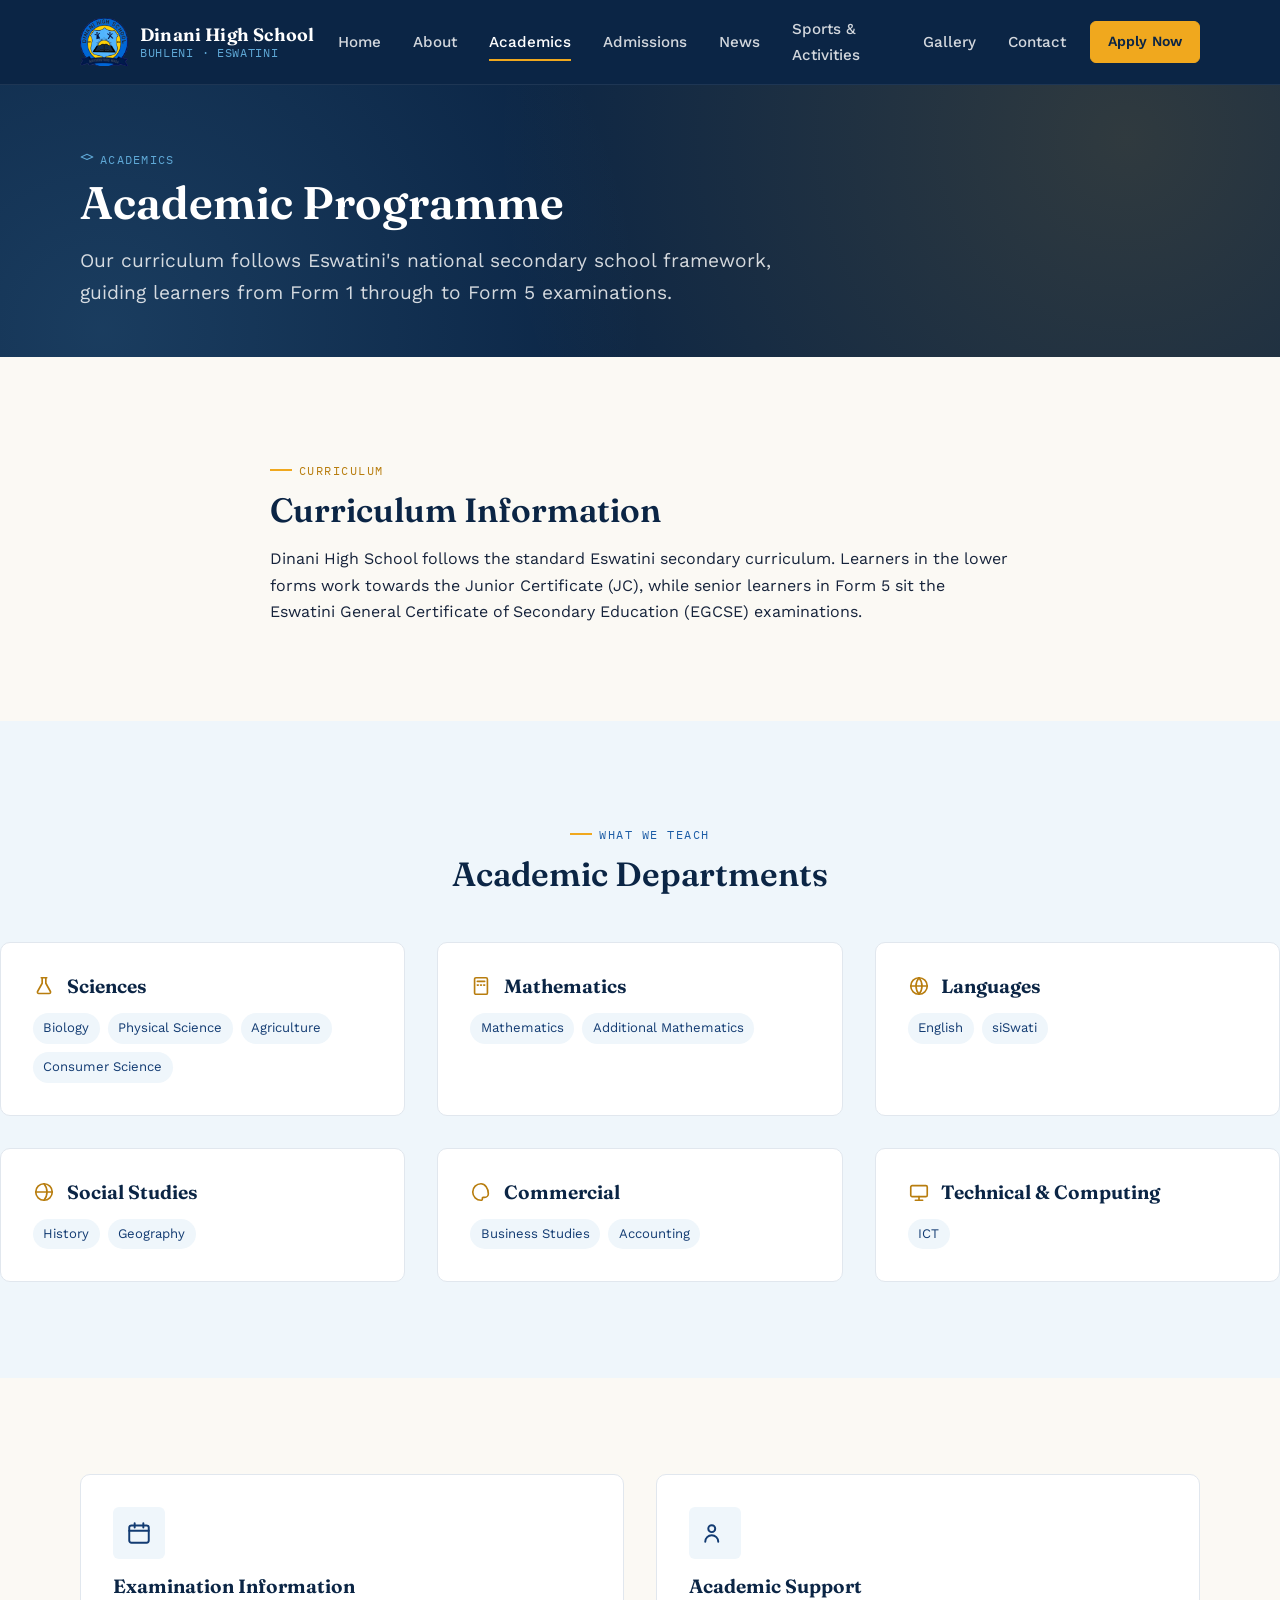
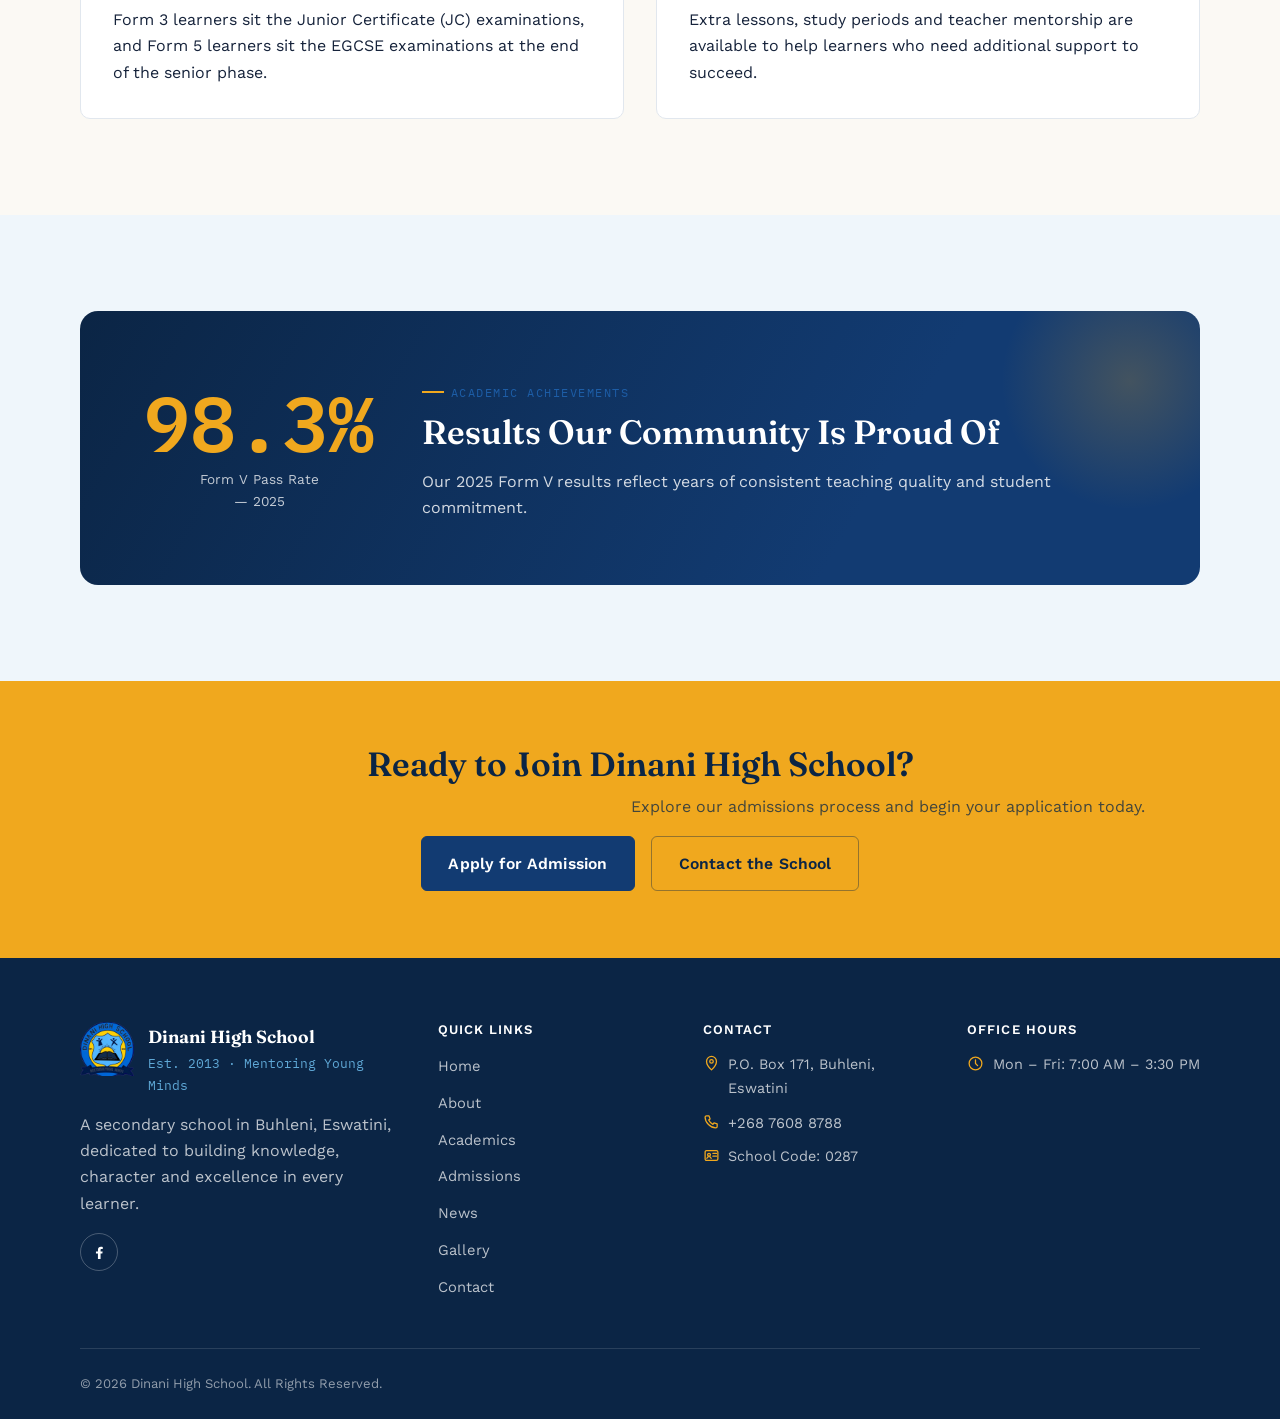
<file: academics.html>
<!DOCTYPE html>
<html lang="en">
<head>
<meta charset="UTF-8">
<meta name="viewport" content="width=device-width, initial-scale=1.0">
<title>Academics | Dinani High School</title>
<meta name="description" content="Explore academic departments, curriculum and examination information at Dinani High School, Buhleni, Eswatini.">
<link rel="icon" type="image/png" sizes="192x192" href="images/dinani-emblem-192.png">
<link rel="apple-touch-icon" href="images/dinani-emblem-192.png">
<link rel="preconnect" href="https://fonts.googleapis.com">
<link rel="preconnect" href="https://fonts.gstatic.com" crossorigin>
<link href="https://fonts.googleapis.com/css2?family=Fraunces:ital,wght@0,400;0,500;0,600;0,650;1,400&family=Work+Sans:wght@400;500;600;700&family=IBM+Plex+Mono:wght@500;600&display=swap" rel="stylesheet">
<link rel="stylesheet" href="css/style.css">
</head>
<body>
<a class="skip-link" href="#main">Skip to main content</a>
<header class="site-header">
  <div class="container navbar">
    <a href="index.html" class="nav-brand">
      <img src="images/dinani-emblem.png" alt="Dinani High School emblem" width="48" height="48">
      <span class="nav-brand-text">
        <span class="nav-brand-name">Dinani High School</span>
        <span class="nav-brand-sub">Buhleni &middot; Eswatini</span>
      </span>
    </a>
    <div class="nav-backdrop"></div>
    <nav aria-label="Primary">
      <ul class="nav-menu" id="primary-navigation">
        <li><a href="index.html">Home</a></li>
        <li><a href="about.html">About</a></li>
        <li><a href="academics.html" aria-current="page">Academics</a></li>
        <li><a href="admissions.html">Admissions</a></li>
        <li><a href="news.html">News</a></li>
        <li><a href="activities.html">Sports &amp; Activities</a></li>
        <li><a href="gallery.html">Gallery</a></li>
        <li><a href="contact.html">Contact</a></li>
        
      </ul>
    </nav>
    <div class="nav-actions">
      <a href="admissions.html" class="btn btn-primary btn-sm">Apply Now</a>
      <button class="hamburger" aria-label="Open menu" aria-expanded="false" aria-controls="primary-navigation">
        <span></span><span></span><span></span>
      </button>
    </div>
  </div>
</header>

<main id="main">
  <section class="page-hero">
    <div class="container">
      <span class="page-hero-eyebrow">
        <svg viewBox="0 0 24 24" fill="none" stroke="currentColor" stroke-width="1.8" stroke-linecap="round" stroke-linejoin="round" width="14" height="14"><path d="M2 8.5 12 4l10 4.5-10 4.5-10-4.5Z"/></svg>
        Academics
      </span>
      <h1>Academic Programme</h1>
      <p class="page-hero-lead">Our curriculum follows Eswatini's national secondary school framework, guiding learners from Form 1 through to Form 5 examinations.</p>
    </div>
  </section>

  <section class="section">
    <div class="container container--narrow">
      <span class="eyebrow">Curriculum</span>
      <h2>Curriculum Information</h2>
      <p>Dinani High School follows the standard Eswatini secondary curriculum. Learners in the lower forms work towards the Junior Certificate (JC), while senior learners in Form 5 sit the Eswatini General Certificate of Secondary Education (EGCSE) examinations.</p>

    </div>
  </section>

  <section class="section section--tint">
    <div class="container">
      <div class="section-head section-head--center reveal">
        <span class="eyebrow" style="justify-content:center;">What We Teach</span>
        <h2>Academic Departments</h2>
        
      </div>
      
        </div>
        <div class="grid grid-3">

  <div class="dept-card reveal">
    <h3>
      <svg viewBox="0 0 24 24" fill="none" stroke="currentColor" stroke-width="1.8" stroke-linecap="round" stroke-linejoin="round">
        <path d="M9 3h6M10 3v6l-5 9a1.5 1.5 0 0 0 1.3 2.2h11.4A1.5 1.5 0 0 0 19 18l-5-9V3"/>
      </svg>
      Sciences
    </h3>
    <ul class="dept-subjects">
      <li>Biology</li>
      <li>Physical Science</li>
      <li>Agriculture</li>
      <li>Consumer Science</li>
    </ul>
  </div>

  <div class="dept-card reveal">
    <h3>
      <svg viewBox="0 0 24 24" fill="none" stroke="currentColor" stroke-width="1.8" stroke-linecap="round" stroke-linejoin="round">
        <rect x="5" y="3" width="14" height="18" rx="1.5"/>
        <path d="M8 7h8M8 11h1M11.5 11h1M15 11h1"/>
      </svg>
      Mathematics
    </h3>
    <ul class="dept-subjects">
      <li>Mathematics</li>
      <li>Additional Mathematics</li>
    </ul>
  </div>

  <div class="dept-card reveal">
    <h3>
      <svg viewBox="0 0 24 24" fill="none" stroke="currentColor" stroke-width="1.8" stroke-linecap="round" stroke-linejoin="round">
        <circle cx="12" cy="12" r="9"/>
        <path d="M3 12h18M12 3a14 14 0 0 1 0 18M12 3a14 14 0 0 0 0 18"/>
      </svg>
      Languages
    </h3>
    <ul class="dept-subjects">
      <li>English</li>
      <li>siSwati</li>
    </ul>
  </div>

  <div class="dept-card reveal">
    <h3>
      <svg viewBox="0 0 24 24" fill="none" stroke="currentColor" stroke-width="1.8" stroke-linecap="round" stroke-linejoin="round">
        <circle cx="12" cy="12" r="9"/>
        <path d="M3 12h18M12 3a14 14 0 0 1 0 18"/>
      </svg>
      Social Studies
    </h3>
    <ul class="dept-subjects">
      <li>History</li>
      <li>Geography</li>
    </ul>
  </div>

  <div class="dept-card reveal">
    <h3>
      <svg viewBox="0 0 24 24" fill="none" stroke="currentColor" stroke-width="1.8" stroke-linecap="round" stroke-linejoin="round">
        <path d="M12 3a9 9 0 1 0 0 18c1.1 0 1.8-.9 1.5-1.9-.2-.6.2-1.3.9-1.3H16a4 4 0 0 0 4-4c0-6-3.6-10.8-8-10.8Z"/>
      </svg>
      Commercial
    </h3>
    <ul class="dept-subjects">
      <li>Business Studies</li>
      <li>Accounting</li>
    </ul>
  </div>

  <div class="dept-card reveal">
    <h3>
      <svg viewBox="0 0 24 24" fill="none" stroke="currentColor" stroke-width="1.8" stroke-linecap="round" stroke-linejoin="round">
        <rect x="3" y="5" width="18" height="12" rx="1.5"/>
        <path d="M8 21h8M12 17v4"/>
      </svg>
      Technical &amp; Computing
    </h3>
    <ul class="dept-subjects">
      <li>ICT</li>
    </ul>
  </div>

</div>
          
      </div>
      
    </div>
  </section>

  <section class="section">
    <div class="container">
      <div class="grid grid-2">
        <div class="card reveal" style="padding:var(--sp-4);">
          <div class="feature-icon"><svg viewBox="0 0 24 24" fill="none" stroke="currentColor" stroke-width="1.8" stroke-linecap="round" stroke-linejoin="round"><rect x="3" y="5" width="18" height="16" rx="2"/><path d="M3 10h18M8 3v4M16 3v4"/></svg></div>
          <h3>Examination Information</h3>
          <p>Form 3 learners sit the Junior Certificate (JC) examinations, and Form 5 learners sit the EGCSE examinations at the end of the senior phase.</p>
          
        </div>
        <div class="card reveal" style="padding:var(--sp-4);">
          <div class="feature-icon"><svg viewBox="0 0 24 24" fill="none" stroke="currentColor" stroke-width="1.8" stroke-linecap="round" stroke-linejoin="round"><circle cx="9" cy="8" r="3.2"/><path d="M3 20c0-3.3 2.7-6 6-6s6 2.7 6 6"/></svg></div>
          <h3>Academic Support</h3>
          <p>Extra lessons, study periods and teacher mentorship are available to help learners who need additional support to succeed.</p>
          
        </div>
      </div>
    </div>
  </section>

  <section class="section section--tint">
    <div class="container">
      <div class="achievement-band reveal">
        <div class="achievement-figure">
          <div class="achievement-number">98.3%</div>
          <p class="achievement-caption">Form V Pass Rate &mdash; 2025</p>
        </div>
        <div class="achievement-copy">
          <span class="eyebrow">Academic Achievements</span>
          <h2>Results Our Community Is Proud Of</h2>
          <p>Our 2025 Form V results reflect years of consistent teaching quality and student commitment.</p>
        </div>
      </div>
    </div>
  </section>

  <section class="cta-band">
    <div class="container">
      <h2>Ready to Join Dinani High School?</h2>
      <p>Explore our admissions process and begin your application today.</p>
      <div class="cta-actions">
        <a href="admissions.html" class="btn btn-navy">Apply for Admission</a>
        <a href="contact.html" class="btn btn-outline">Contact the School</a>
      </div>
    </div>
  </section>
</main>

<footer class="site-footer">
  <div class="container">
    <div class="footer-grid">

      <!-- School Information -->
      <div class="footer-col">
        <div class="footer-brand">
          <img src="images/dinani-emblem.png"
               alt="Dinani High School emblem"
               width="54"
               height="54">

          <div>
            <div class="footer-brand-name">Dinani High School</div>
            <div class="footer-brand-sub">
              Est. 2013 &middot; Mentoring Young Minds
            </div>
          </div>
        </div>

        <p>
          A secondary school in Buhleni, Eswatini, dedicated to building
          knowledge, character and excellence in every learner.
        </p>

        <div class="footer-social">
          <a href="https://www.facebook.com/profile.php?id=61583768273285"
             target="_blank"
             rel="noopener"
             aria-label="Dinani High School on Facebook">

            <svg viewBox="0 0 24 24" fill="currentColor">
              <path d="M13.5 21v-7.5H16l.4-3H13.5V8.4c0-.9.2-1.5 1.5-1.5h1.6V4.3C16.3 4.2 15.2 4 14 4c-2.5 0-4.2 1.5-4.2 4.3v2.2H7v3h2.8V21h3.7Z"/>
            </svg>

          </a>
        </div>
      </div>

      <!-- Quick Links -->
      <div class="footer-col">
        <h4>Quick Links</h4>

        <ul>
          <li><a href="index.html">Home</a></li>
          <li><a href="about.html">About</a></li>
          <li><a href="academics.html">Academics</a></li>
          <li><a href="admissions.html">Admissions</a></li>
          <li><a href="news.html">News</a></li>
          <li><a href="gallery.html">Gallery</a></li>
          <li><a href="contact.html">Contact</a></li>
        </ul>
      </div>

      <!-- Contact -->
      <div class="footer-col">
        <h4>Contact</h4>

        <div class="footer-contact-item">
          <svg viewBox="0 0 24 24" fill="none"
               stroke="currentColor"
               stroke-width="1.8"
               stroke-linecap="round"
               stroke-linejoin="round">
            <path d="M12 21s7-6.6 7-12a7 7 0 0 0-14 0c0 5.4 7 12 7 12Z"/>
            <circle cx="12" cy="9" r="2.5"/>
          </svg>

          <span>P.O. Box 171, Buhleni, Eswatini</span>
        </div>

        <div class="footer-contact-item">
          <svg viewBox="0 0 24 24" fill="none"
               stroke="currentColor"
               stroke-width="1.8"
               stroke-linecap="round"
               stroke-linejoin="round">
            <path d="M5 4h3.5l1.5 4.5-2 1.5a13 13 0 0 0 6 6l1.5-2 4.5 1.5V19a2 2 0 0 1-2 2C10.6 21 3 13.4 3 6a2 2 0 0 1 2-2Z"/>
          </svg>

          <a href="tel:+26876088788">+268 7608 8788</a>
        </div>

        <div class="footer-contact-item">
          <svg viewBox="0 0 24 24" fill="none"
               stroke="currentColor"
               stroke-width="1.8"
               stroke-linecap="round"
               stroke-linejoin="round">
            <rect x="3" y="5" width="18" height="14" rx="2"/>
            <circle cx="8.5" cy="11" r="2"/>
            <path d="M5.5 16c.5-1.7 1.8-2.5 3-2.5s2.5.8 3 2.5M14 9h5M14 13h5"/>
          </svg>

          <span>School Code: 0287</span>
        </div>
      </div>

      <!-- Office Hours -->
      <div class="footer-col">
        <h4>Office Hours</h4>

        <div class="footer-contact-item">
          <svg viewBox="0 0 24 24" fill="none"
               stroke="currentColor"
               stroke-width="1.8"
               stroke-linecap="round"
               stroke-linejoin="round">
            <circle cx="12" cy="12" r="9"/>
            <path d="M12 7v5l3 3"/>
          </svg>

          <span>Mon &ndash; Fri: 7:00 AM &ndash; 3:30 PM</span>
        </div>
      </div>

    </div>

    <div class="footer-bottom">
      <p>
        &copy; <span id="current-year">2026</span>
        Dinani High School. All Rights Reserved.
      </p>
    </div>

  </div>
</footer>
<script src="js/main.js"></script>
</body>
</html>
</file>
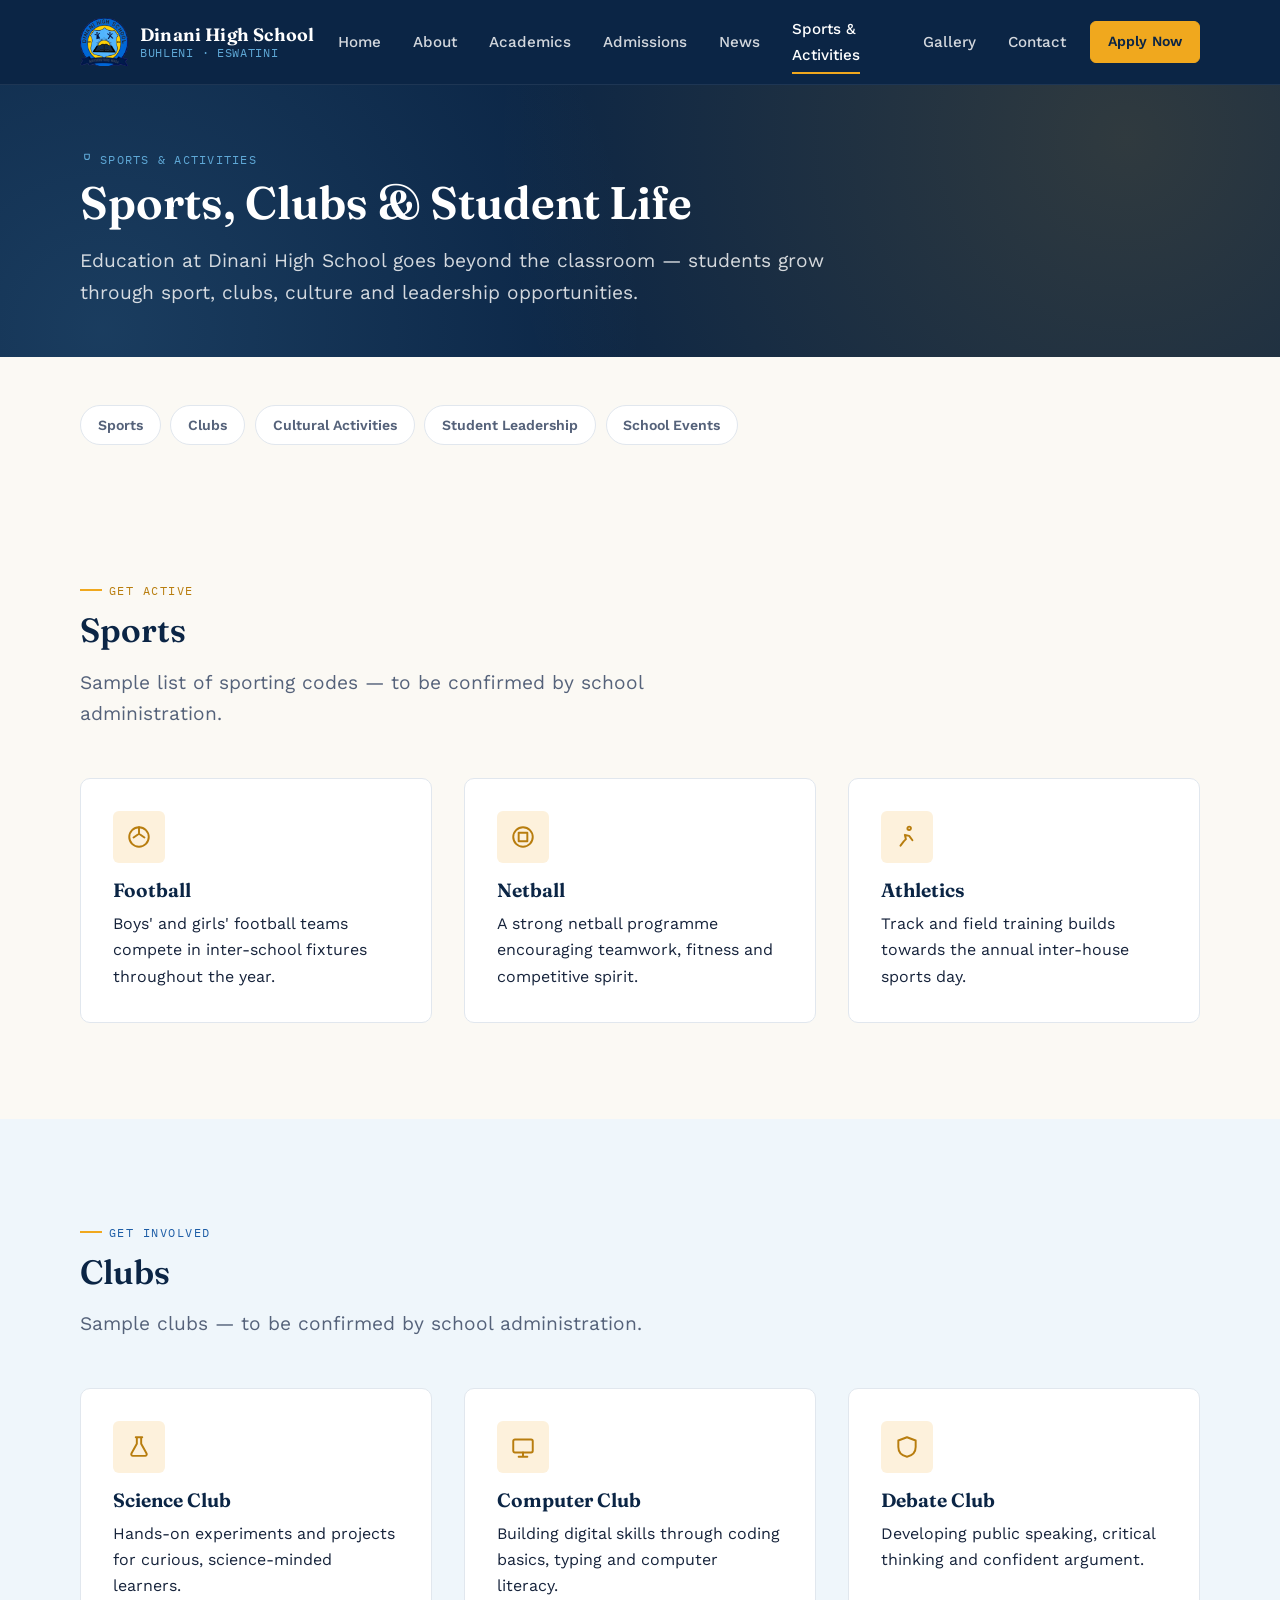
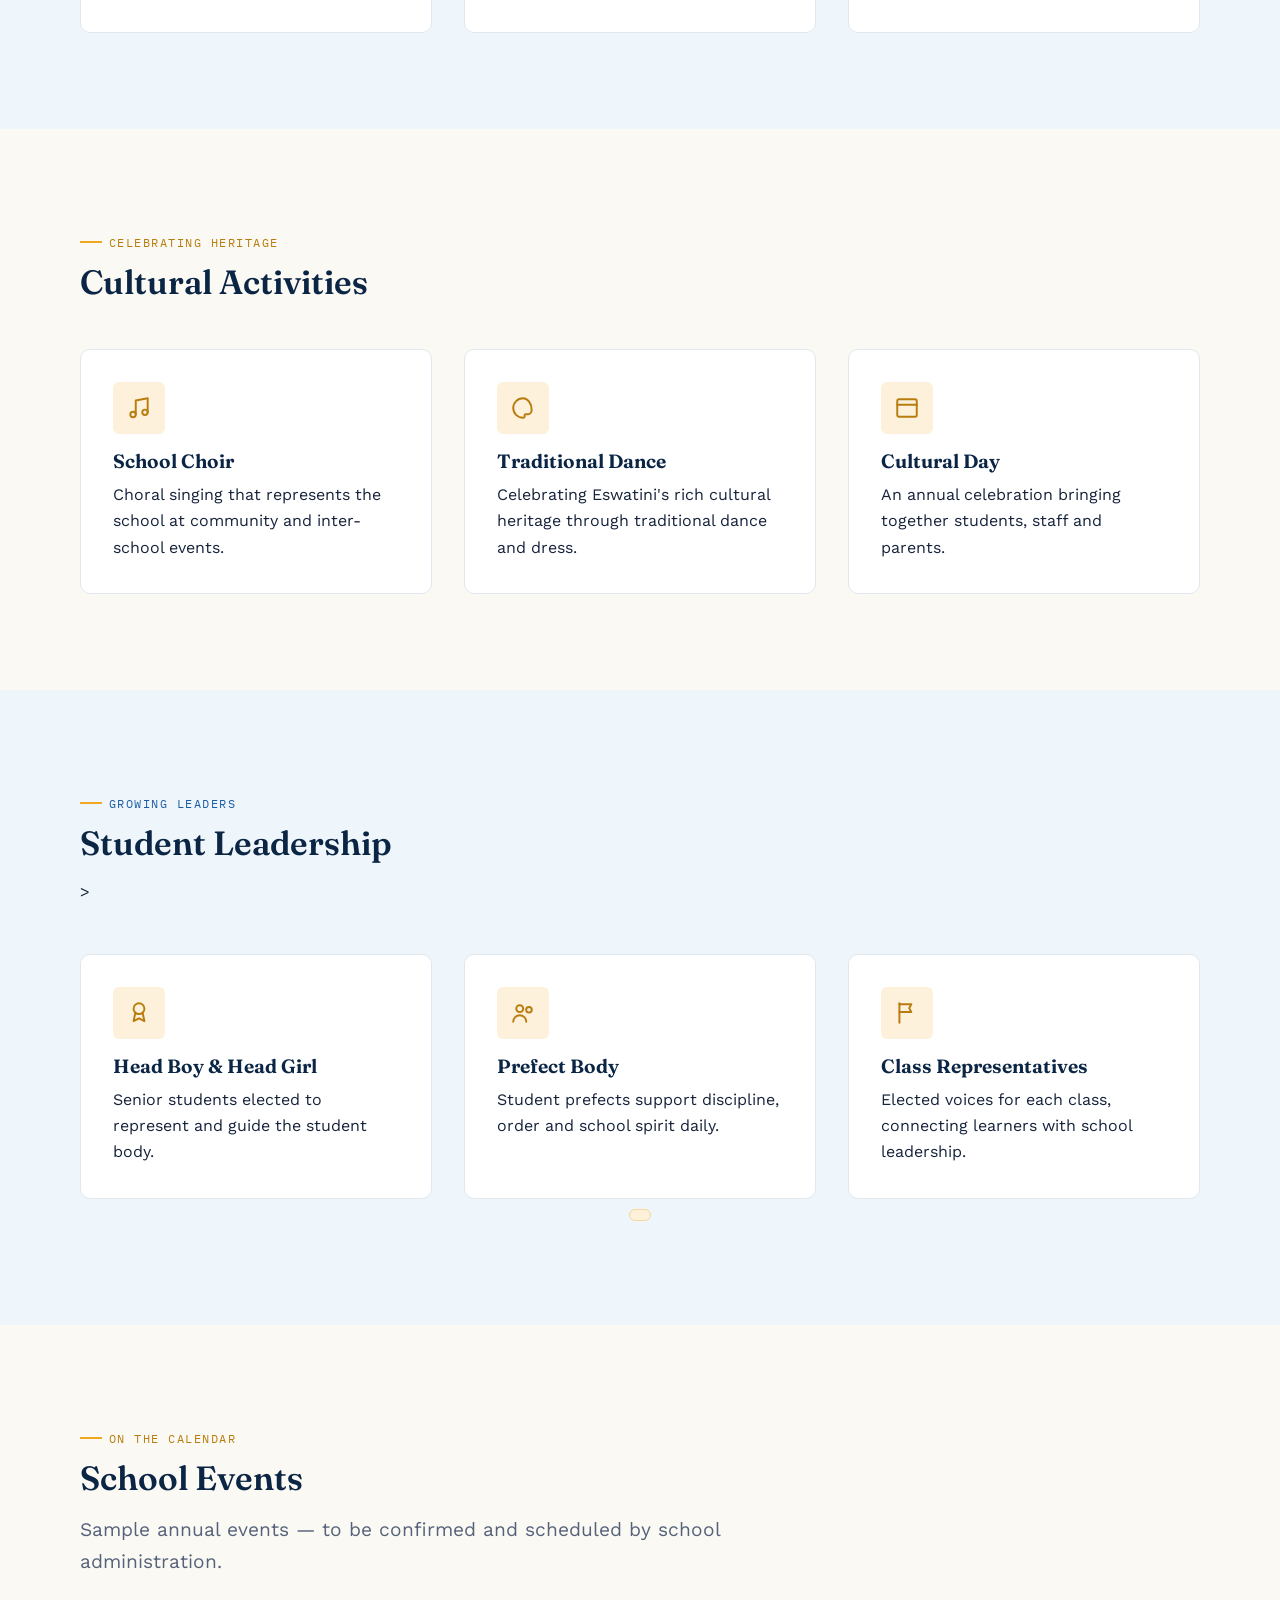
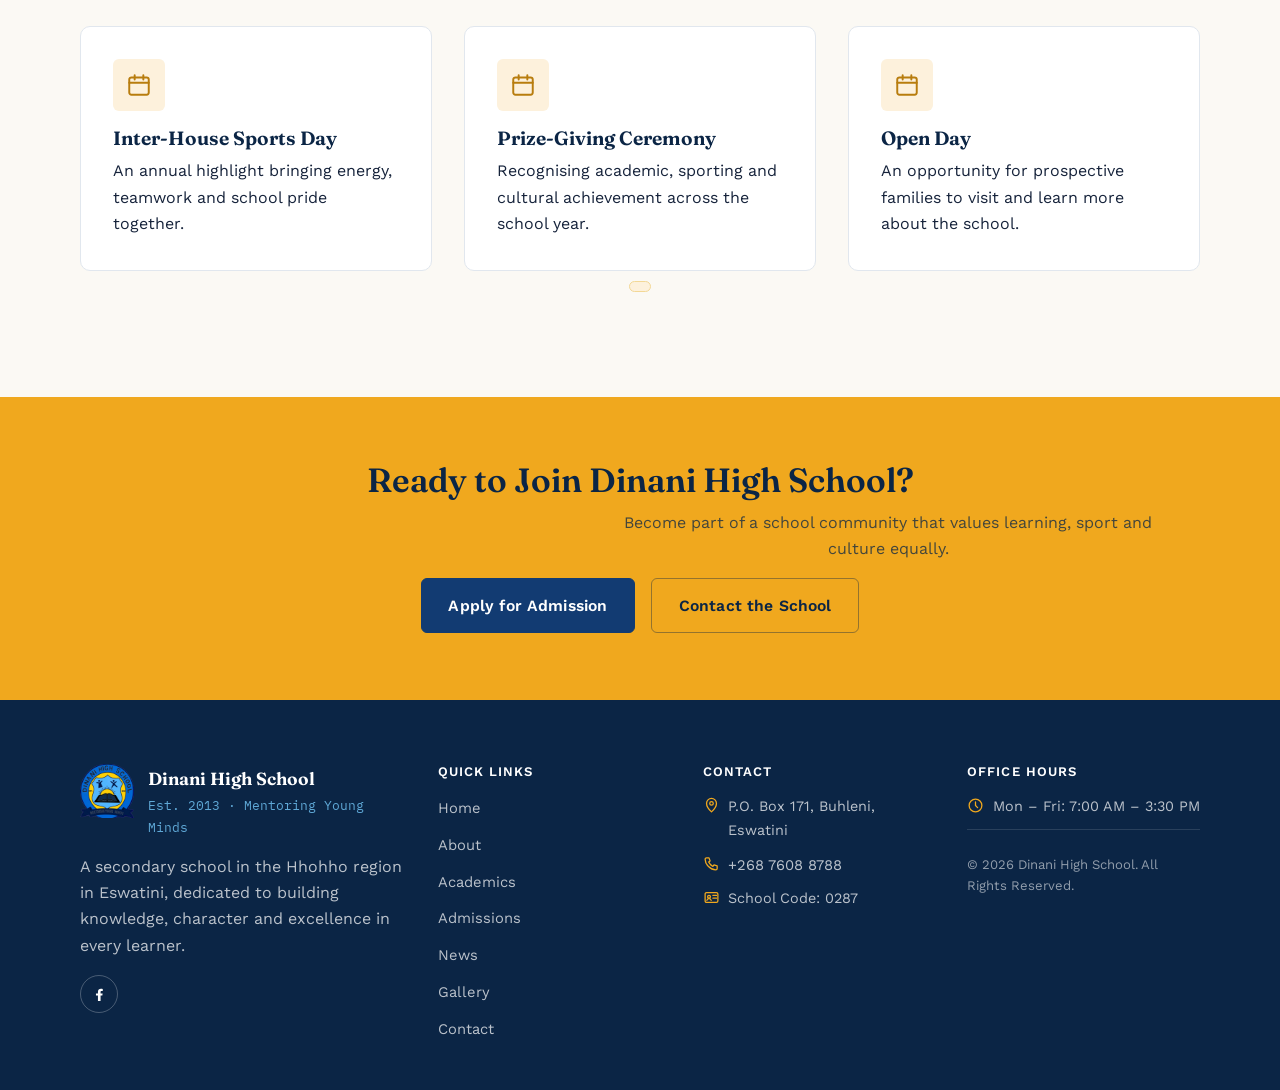
<file: activities.html>
<!DOCTYPE html>
<html lang="en">
<head>
<meta charset="UTF-8">
<meta name="viewport" content="width=device-width, initial-scale=1.0">
<title>Sports &amp; Activities | Dinani High School</title>
<meta name="description" content="Sports, clubs, cultural activities and student leadership at Dinani High School, Buhleni, Eswatini.">
<link rel="icon" type="image/png" sizes="192x192" href="images/dinani-emblem-192.png">
<link rel="apple-touch-icon" href="images/dinani-emblem-192.png">
<link rel="preconnect" href="https://fonts.googleapis.com">
<link rel="preconnect" href="https://fonts.gstatic.com" crossorigin>
<link href="https://fonts.googleapis.com/css2?family=Fraunces:ital,wght@0,400;0,500;0,600;0,650;1,400&family=Work+Sans:wght@400;500;600;700&family=IBM+Plex+Mono:wght@500;600&display=swap" rel="stylesheet">
<link rel="stylesheet" href="css/style.css">
</head>
<body>
<a class="skip-link" href="#main">Skip to main content</a>
<header class="site-header">
  <div class="container navbar">
    <a href="index.html" class="nav-brand"><img src="images/dinani-emblem.png" alt="Dinani High School emblem" width="48" height="48"><span class="nav-brand-text"><span class="nav-brand-name">Dinani High School</span><span class="nav-brand-sub">Buhleni &middot; Eswatini</span></span></a>
    <div class="nav-backdrop"></div>
    <nav aria-label="Primary">
      <ul class="nav-menu" id="primary-navigation">
        <li><a href="index.html">Home</a></li>
        <li><a href="about.html">About</a></li>
        <li><a href="academics.html">Academics</a></li>
        <li><a href="admissions.html">Admissions</a></li>
        <li><a href="news.html">News</a></li>
        <li><a href="activities.html" aria-current="page">Sports &amp; Activities</a></li>
        <li><a href="gallery.html">Gallery</a></li>
        <li><a href="contact.html">Contact</a></li>
        
      </ul>
    </nav>
    <div class="nav-actions">
      <a href="admissions.html" class="btn btn-primary btn-sm">Apply Now</a>
      <button class="hamburger" aria-label="Open menu" aria-expanded="false" aria-controls="primary-navigation"><span></span><span></span><span></span></button>
    </div>
  </div>
</header>

<main id="main">
  <section class="page-hero">
    <div class="container">
      <span class="page-hero-eyebrow"><svg viewBox="0 0 24 24" fill="none" stroke="currentColor" stroke-width="1.8" stroke-linecap="round" stroke-linejoin="round" width="14" height="14"><path d="M8 4h8v5a4 4 0 0 1-8 0V4Z"/></svg>Sports &amp; Activities</span>
      <h1>Sports, Clubs &amp; Student Life</h1>
      <p class="page-hero-lead">Education at Dinani High School goes beyond the classroom — students grow through sport, clubs, culture and leadership opportunities.</p>
    </div>
  </section>

  <nav aria-label="Section quick links" class="section section--tight" style="padding-bottom:0;">
    <div class="container">
      <div class="gallery-filters">
        <a href="#sports" class="filter-pill">Sports</a>
        <a href="#clubs" class="filter-pill">Clubs</a>
        <a href="#culture" class="filter-pill">Cultural Activities</a>
        <a href="#leadership" class="filter-pill">Student Leadership</a>
        <a href="#events" class="filter-pill">School Events</a>
      </div>
    </div>
  </nav>

  <section class="section" id="sports">
    <div class="container">
      <div class="section-head reveal"><span class="eyebrow">Get Active</span><h2>Sports</h2><p class="section-lead">Sample list of sporting codes — to be confirmed by school administration.</p></div>
      <div class="grid grid-3">
        <div class="activity-card reveal"><div class="feature-icon"><svg viewBox="0 0 24 24" fill="none" stroke="currentColor" stroke-width="1.8" stroke-linecap="round" stroke-linejoin="round"><circle cx="12" cy="12" r="9"/><path d="M12 3v6l5 3.5M12 9 7 12.5"/></svg></div><h3>Football</h3><p>Boys' and girls' football teams compete in inter-school fixtures throughout the year.</p></div>
        <div class="activity-card reveal"><div class="feature-icon"><svg viewBox="0 0 24 24" fill="none" stroke="currentColor" stroke-width="1.8" stroke-linecap="round" stroke-linejoin="round"><circle cx="12" cy="12" r="9"/><path d="M8 8h8v8H8z"/></svg></div><h3>Netball</h3><p>A strong netball programme encouraging teamwork, fitness and competitive spirit.</p></div>
        <div class="activity-card reveal"><div class="feature-icon"><svg viewBox="0 0 24 24" fill="none" stroke="currentColor" stroke-width="1.8" stroke-linecap="round" stroke-linejoin="round"><circle cx="14" cy="4" r="1.6"/><path d="M6 20l3-4 2-2-1-4 4 1 3 4"/></svg></div><h3>Athletics</h3><p>Track and field training builds towards the annual inter-house sports day.</p></div>
      </div>
      
    </div>
  </section>

  <section class="section section--tint" id="clubs">
    <div class="container">
      <div class="section-head reveal"><span class="eyebrow">Get Involved</span><h2>Clubs</h2><p class="section-lead">Sample clubs — to be confirmed by school administration.</p></div>
      <div class="grid grid-3">
        <div class="activity-card reveal"><div class="feature-icon"><svg viewBox="0 0 24 24" fill="none" stroke="currentColor" stroke-width="1.8" stroke-linecap="round" stroke-linejoin="round"><path d="M9 3h6M10 3v6l-5 9a1.5 1.5 0 0 0 1.3 2.2h11.4A1.5 1.5 0 0 0 19 18l-5-9V3"/></svg></div><h3>Science Club</h3><p>Hands-on experiments and projects for curious, science-minded learners.</p></div>
        <div class="activity-card reveal"><div class="feature-icon"><svg viewBox="0 0 24 24" fill="none" stroke="currentColor" stroke-width="1.8" stroke-linecap="round" stroke-linejoin="round"><rect x="3" y="5" width="18" height="12" rx="1.5"/><path d="M8 21h8M12 17v4"/></svg></div><h3>Computer Club</h3><p>Building digital skills through coding basics, typing and computer literacy.</p></div>
        <div class="activity-card reveal"><div class="feature-icon"><svg viewBox="0 0 24 24" fill="none" stroke="currentColor" stroke-width="1.8" stroke-linecap="round" stroke-linejoin="round"><path d="M12 3 4 6v6c0 4.8 3.4 8 8 9 4.6-1 8-4.2 8-9V6l-8-3Z"/></svg></div><h3>Debate Club</h3><p>Developing public speaking, critical thinking and confident argument.</p></div>
      </div>
      
    </div>
  </section>

  <section class="section" id="culture">
    <div class="container">
      <div class="section-head reveal"><span class="eyebrow">Celebrating Heritage</span><h2>Cultural Activities</h2><p class="section-lead"></p></div>
      <div class="grid grid-3">
        <div class="activity-card reveal"><div class="feature-icon"><svg viewBox="0 0 24 24" fill="none" stroke="currentColor" stroke-width="1.8" stroke-linecap="round" stroke-linejoin="round"><path d="M9 18V5l11-2v13"/><circle cx="6.5" cy="18" r="2.5"/><circle cx="17.5" cy="16" r="2.5"/></svg></div><h3>School Choir</h3><p>Choral singing that represents the school at community and inter-school events.</p></div>
        <div class="activity-card reveal"><div class="feature-icon"><svg viewBox="0 0 24 24" fill="none" stroke="currentColor" stroke-width="1.8" stroke-linecap="round" stroke-linejoin="round"><path d="M12 3a9 9 0 1 0 0 18c1.1 0 1.8-.9 1.5-1.9-.2-.6.2-1.3.9-1.3H16a4 4 0 0 0 4-4c0-6-3.6-10.8-8-10.8Z"/></svg></div><h3>Traditional Dance</h3><p>Celebrating Eswatini's rich cultural heritage through traditional dance and dress.</p></div>
        <div class="activity-card reveal"><div class="feature-icon"><svg viewBox="0 0 24 24" fill="none" stroke="currentColor" stroke-width="1.8" stroke-linecap="round" stroke-linejoin="round"><rect x="3" y="4" width="18" height="16" rx="1.5"/><path d="M3 9h18"/></svg></div><h3>Cultural Day</h3><p>An annual celebration bringing together students, staff and parents.</p></div>
      </div>
  
    </div>
  </section>

  <section class="section section--tint" id="leadership">
    <div class="container">
      <div class="section-head reveal"><span class="eyebrow">Growing Leaders</span><h2>Student Leadership</h2><p class="section-lead"></p>></div>
      <div class="grid grid-3">
        <div class="activity-card reveal"><div class="feature-icon"><svg viewBox="0 0 24 24" fill="none" stroke="currentColor" stroke-width="1.8" stroke-linecap="round" stroke-linejoin="round"><circle cx="12" cy="8" r="5"/><path d="m8.5 12.5-1.5 7 5-2.5 5 2.5-1.5-7"/></svg></div><h3>Head Boy &amp; Head Girl</h3><p>Senior students elected to represent and guide the student body.</p></div>
        <div class="activity-card reveal"><div class="feature-icon"><svg viewBox="0 0 24 24" fill="none" stroke="currentColor" stroke-width="1.8" stroke-linecap="round" stroke-linejoin="round"><circle cx="9" cy="8" r="3.2"/><path d="M3 20c0-3.3 2.7-6 6-6s6 2.7 6 6"/><circle cx="17.5" cy="9" r="2.6"/></svg></div><h3>Prefect Body</h3><p>Student prefects support discipline, order and school spirit daily.</p></div>
        <div class="activity-card reveal"><div class="feature-icon"><svg viewBox="0 0 24 24" fill="none" stroke="currentColor" stroke-width="1.8" stroke-linecap="round" stroke-linejoin="round"><path d="M5 3v18"/><path d="M5 4h11l-2 3.5L16 11H5"/></svg></div><h3>Class Representatives</h3><p>Elected voices for each class, connecting learners with school leadership.</p></div>
      </div>
      <div class="text-center"><span class="editable-note"></span></div>
    </div>
  </section>

  <section class="section" id="events">
    <div class="container">
      <div class="section-head reveal"><span class="eyebrow">On The Calendar</span><h2>School Events</h2><p class="section-lead">Sample annual events — to be confirmed and scheduled by school administration.</p></div>
      <div class="grid grid-3">
        <div class="activity-card reveal"><div class="feature-icon"><svg viewBox="0 0 24 24" fill="none" stroke="currentColor" stroke-width="1.8" stroke-linecap="round" stroke-linejoin="round"><rect x="3" y="5" width="18" height="16" rx="2"/><path d="M3 10h18M8 3v4M16 3v4"/></svg></div><h3>Inter-House Sports Day</h3><p>An annual highlight bringing energy, teamwork and school pride together.</p></div>
        <div class="activity-card reveal"><div class="feature-icon"><svg viewBox="0 0 24 24" fill="none" stroke="currentColor" stroke-width="1.8" stroke-linecap="round" stroke-linejoin="round"><rect x="3" y="5" width="18" height="16" rx="2"/><path d="M3 10h18M8 3v4M16 3v4"/></svg></div><h3>Prize-Giving Ceremony</h3><p>Recognising academic, sporting and cultural achievement across the school year.</p></div>
        <div class="activity-card reveal"><div class="feature-icon"><svg viewBox="0 0 24 24" fill="none" stroke="currentColor" stroke-width="1.8" stroke-linecap="round" stroke-linejoin="round"><rect x="3" y="5" width="18" height="16" rx="2"/><path d="M3 10h18M8 3v4M16 3v4"/></svg></div><h3>Open Day</h3><p>An opportunity for prospective families to visit and learn more about the school.</p></div>
      </div>
      <div class="text-center"><span class="editable-note"></span></div>
    </div>
  </section>

  <section class="cta-band">
    <div class="container">
      <h2>Ready to Join Dinani High School?</h2>
      <p>Become part of a school community that values learning, sport and culture equally.</p>
      <div class="cta-actions">
        <a href="admissions.html" class="btn btn-navy">Apply for Admission</a>
        <a href="contact.html" class="btn btn-outline">Contact the School</a>
      </div>
    </div>
  </section>
</main>

<footer class="site-footer">
  <div class="container">
    <div class="footer-grid">
      <div class="footer-col">
        <div class="footer-brand"><img src="images/dinani-emblem.png" alt="" width="54" height="54"><div><div class="footer-brand-name">Dinani High School</div><div class="footer-brand-sub">Est. 2013 &middot; Mentoring Young Minds</div></div></div>
        <p>A secondary school in the Hhohho region in Eswatini, dedicated to building knowledge, character and excellence in every learner.</p>
        <div class="footer-social">
  <a href="https://www.facebook.com/profile.php?id=61583768273285"
     target="_blank"
     rel="noopener"
     aria-label="Dinani High School on Facebook">
    <svg viewBox="0 0 24 24" fill="currentColor">
      <path d="M13.5 21v-7.5H16l.4-3H13.5V8.4c0-.9.2-1.5 1.5-1.5h1.6V4.3C16.3 4.2 15.2 4 14 4c-2.5 0-4.2 1.5-4.2 4.3v2.2H7v3h2.8V21h3.7Z"/>
    </svg>
  </a>
</div>
      </div>
      <div class="footer-col"><h4>Quick Links</h4><ul><li><a href="index.html">Home</a></li><li><a href="about.html">About</a></li><li><a href="academics.html">Academics</a></li><li><a href="admissions.html">Admissions</a></li><li><a href="news.html">News</a></li><li><a href="gallery.html">Gallery</a></li><li><a href="contact.html">Contact</a></li></ul></div>
      <div class="footer-col">
        <h4>Contact</h4>
        <div class="footer-contact-item"><svg viewBox="0 0 24 24" fill="none" stroke="currentColor" stroke-width="1.8" stroke-linecap="round" stroke-linejoin="round"><path d="M12 21s7-6.6 7-12a7 7 0 0 0-14 0c0 5.4 7 12 7 12Z"/><circle cx="12" cy="9" r="2.5"/></svg><span>P.O. Box 171, Buhleni, Eswatini</span></div>
        <div class="footer-contact-item"><svg viewBox="0 0 24 24" fill="none" stroke="currentColor" stroke-width="1.8" stroke-linecap="round" stroke-linejoin="round"><path d="M5 4h3.5l1.5 4.5-2 1.5a13 13 0 0 0 6 6l1.5-2 4.5 1.5V19a2 2 0 0 1-2 2C10.6 21 3 13.4 3 6a2 2 0 0 1 2-2Z"/></svg><a href="tel:+26876088788">+268 7608 8788</a></div>
        <div class="footer-contact-item"><svg viewBox="0 0 24 24" fill="none" stroke="currentColor" stroke-width="1.8" stroke-linecap="round" stroke-linejoin="round"><rect x="3" y="5" width="18" height="14" rx="2"/><circle cx="8.5" cy="11" r="2"/><path d="M5.5 16c.5-1.7 1.8-2.5 3-2.5s2.5.8 3 2.5M14 9h5M14 13h5"/></svg><span>School Code: 0287</span></div>
      </div>
      <div class="footer-col"><h4>Office Hours</h4><div class="footer-contact-item"><svg viewBox="0 0 24 24" fill="none" stroke="currentColor" stroke-width="1.8" stroke-linecap="round" stroke-linejoin="round"><circle cx="12" cy="12" r="9"/><path d="M12 7v5l3 3"/></svg><span>Mon &ndash; Fri: 7:00 AM &ndash; 3:30 PM 
    </div>
    <div class="footer-bottom">
      <p>&copy; <span id="current-year">2026</span> Dinani High School. All Rights Reserved.</p>
      
    </div>
  </div>
</footer>
<script src="js/main.js"></script>
</body>
</html>
</file>
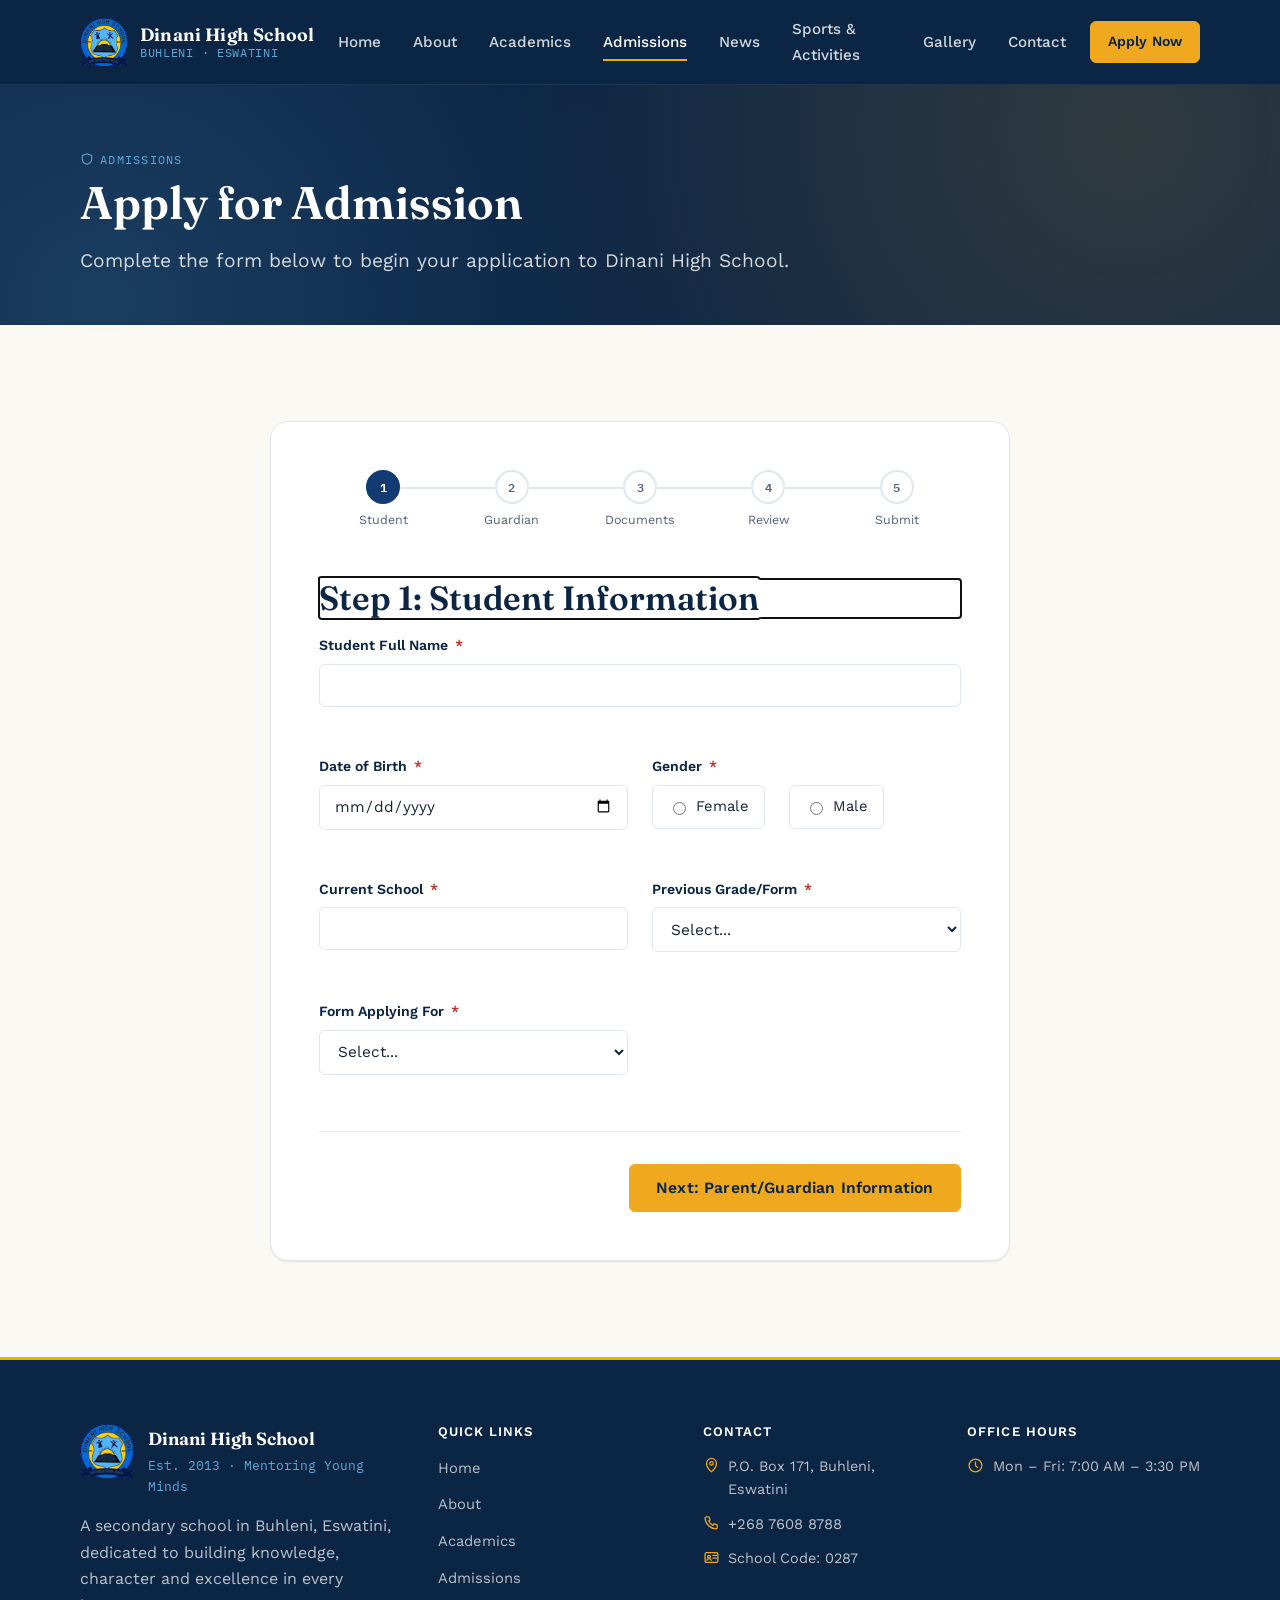
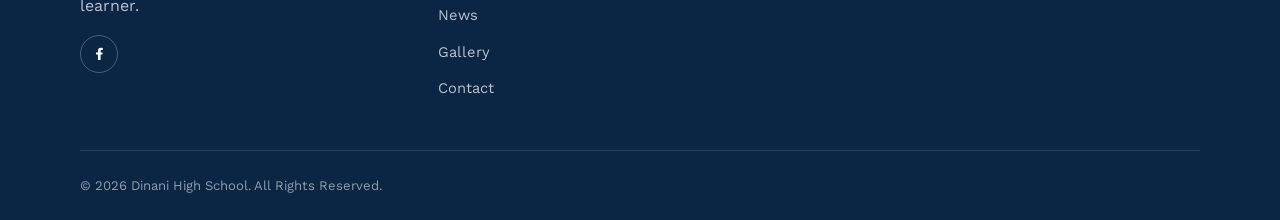
<file: admissions.html>
<!DOCTYPE html>
<html lang="en">
<head>
<meta charset="UTF-8">
<meta name="viewport" content="width=device-width, initial-scale=1.0">
<title>Admissions | Dinani High School</title>
<meta name="description" content="Apply for admission to Dinani High School, Buhleni, Eswatini. Complete our online enrollment prototype form.">
<link rel="icon" type="image/png" sizes="192x192" href="images/dinani-emblem-192.png">
<link rel="apple-touch-icon" href="images/dinani-emblem-192.png">
<link rel="preconnect" href="https://fonts.googleapis.com">
<link rel="preconnect" href="https://fonts.gstatic.com" crossorigin>
<link href="https://fonts.googleapis.com/css2?family=Fraunces:ital,wght@0,400;0,500;0,600;0,650;1,400&family=Work+Sans:wght@400;500;600;700&family=IBM+Plex+Mono:wght@500;600&display=swap" rel="stylesheet">
<link rel="stylesheet" href="css/style.css">
</head>
<body>
<a class="skip-link" href="#main">Skip to main content</a>
<header class="site-header">
  <div class="container navbar">
    <a href="index.html" class="nav-brand">
      <img src="images/dinani-emblem.png" alt="Dinani High School emblem" width="48" height="48">
      <span class="nav-brand-text"><span class="nav-brand-name">Dinani High School</span><span class="nav-brand-sub">Buhleni &middot; Eswatini</span></span>
    </a>
    <div class="nav-backdrop"></div>
    <nav aria-label="Primary">
      <ul class="nav-menu" id="primary-navigation">
        <li><a href="index.html">Home</a></li>
        <li><a href="about.html">About</a></li>
        <li><a href="academics.html">Academics</a></li>
        <li><a href="admissions.html" aria-current="page">Admissions</a></li>
        <li><a href="news.html">News</a></li>
        <li><a href="activities.html">Sports &amp; Activities</a></li>
        <li><a href="gallery.html">Gallery</a></li>
        <li><a href="contact.html">Contact</a></li>
        
      </ul>
    </nav>
    <div class="nav-actions">
      <a href="admissions.html" class="btn btn-primary btn-sm">Apply Now</a>
      <button class="hamburger" aria-label="Open menu" aria-expanded="false" aria-controls="primary-navigation"><span></span><span></span><span></span></button>
    </div>
  </div>
</header>

<main id="main">
  <section class="page-hero">
    <div class="container">
      <span class="page-hero-eyebrow"><svg viewBox="0 0 24 24" fill="none" stroke="currentColor" stroke-width="1.8" stroke-linecap="round" stroke-linejoin="round" width="14" height="14"><path d="M12 3 4 6v6c0 4.8 3.4 8 8 9 4.6-1 8-4.2 8-9V6l-8-3Z"/></svg>Admissions</span>
      <h1>Apply for Admission</h1>
      <p class="page-hero-lead">Complete the form below to begin your application to Dinani High School.</p>
    </div>
  </section>

  <section class="section">
    <div class="container container--narrow">
      

      <div class="form-panel">
        <ol class="stepper">
          <li class="is-active"><span class="step-label-text">Student</span></li>
          <li><span class="step-label-text">Guardian</span></li>
          <li><span class="step-label-text">Documents</span></li>
          <li><span class="step-label-text">Review</span></li>
          <li><span class="step-label-text">Submit</span></li>
        </ol>

        <form id="admissions-form" novalidate>

          <!-- STEP 1: STUDENT INFORMATION -->
          <div class="form-step is-active" data-step="0">
            <h2>Step 1: Student Information</h2>
            <div class="form-grid">
              <div class="form-group form-group--full">
                <label class="form-label" for="studentFullName">Student Full Name <span class="req">*</span></label>
                <input class="form-input" type="text" id="studentFullName" name="studentFullName" required autocomplete="name">
                <span class="form-error-msg">Please enter the student's full name.</span>
              </div>
              <div class="form-group">
                <label class="form-label" for="studentDob">Date of Birth <span class="req">*</span></label>
                <input class="form-input" type="date" id="studentDob" name="studentDob" required>
                <span class="form-error-msg">Please select a date of birth.</span>
              </div>
              <div class="form-group">
                <label class="form-label">Gender <span class="req">*</span></label>
                <div class="radio-group">
                  <label class="radio-option"><input type="radio" name="studentGender" value="Female" required> Female</label>
                  <label class="radio-option"><input type="radio" name="studentGender" value="Male"> Male</label>
                </div>
                <span class="form-error-msg">Please select a gender.</span>
              </div>
              <div class="form-group">
                <label class="form-label" for="studentCurrentSchool">Current School <span class="req">*</span></label>
                <input class="form-input" type="text" id="studentCurrentSchool" name="studentCurrentSchool" required>
                <span class="form-error-msg">Please enter the current school.</span>
              </div>
              <div class="form-group">
                <label class="form-label" for="studentPreviousForm">Previous Grade/Form <span class="req">*</span></label>
                <select class="form-select" id="studentPreviousForm" name="studentPreviousForm" required>
                  <option value="">Select...</option>
                  <option>Grade 7</option><option>Form 1</option><option>Form 2</option><option>Form 3</option><option>Form 4</option>
                </select>
                <span class="form-error-msg">Please select the previous grade/form.</span>
              </div>
              <div class="form-group">
                <label class="form-label" for="studentApplyingForm">Form Applying For <span class="req">*</span></label>
                <select class="form-select" id="studentApplyingForm" name="studentApplyingForm" required>
                  <option value="">Select...</option>
                  <option>Form 1</option><option>Form 2</option><option>Form 3</option><option>Form 4</option><option>Form 5</option>
                </select>
                <span class="form-error-msg">Please select the form being applied for.</span>
              </div>
            </div>
            <div class="step-actions"><span></span><button type="button" class="btn btn-primary js-next-step">Next: Parent/Guardian Information</button></div>
          </div>

          <!-- STEP 2: PARENT/GUARDIAN INFORMATION -->
          <div class="form-step" data-step="1">
            <h2>Step 2: Parent/Guardian Information</h2>
            <div class="form-grid">
              <div class="form-group form-group--full">
                <label class="form-label" for="guardianFullName">Parent/Guardian Full Name <span class="req">*</span></label>
                <input class="form-input" type="text" id="guardianFullName" name="guardianFullName" required autocomplete="name">
                <span class="form-error-msg">Please enter the parent/guardian's full name.</span>
              </div>
              <div class="form-group">
                <label class="form-label" for="guardianRelationship">Relationship to Student <span class="req">*</span></label>
                <select class="form-select" id="guardianRelationship" name="guardianRelationship" required>
                  <option value="">Select...</option>
                  <option>Mother</option><option>Father</option><option>Legal Guardian</option><option>Other Relative</option>
                </select>
                <span class="form-error-msg">Please select a relationship.</span>
              </div>
              <div class="form-group">
                <label class="form-label" for="guardianPhone">Phone Number <span class="req">*</span></label>
                <input class="form-input" type="tel" id="guardianPhone" name="guardianPhone" required autocomplete="tel" placeholder="e.g. 7600 0000">
                <span class="form-error-msg">Please enter a phone number.</span>
              </div>
              <div class="form-group">
                <label class="form-label" for="guardianEmail">Email Address <span class="req">*</span></label>
                <input class="form-input" type="email" id="guardianEmail" name="guardianEmail" required autocomplete="email">
                <span class="form-error-msg">Please enter a valid email address.</span>
              </div>
              <div class="form-group form-group--full">
                <label class="form-label" for="guardianAddress">Residential Address <span class="req">*</span></label>
                <textarea class="form-textarea" id="guardianAddress" name="guardianAddress" required style="min-height:80px;"></textarea>
                <span class="form-error-msg">Please enter a residential address.</span>
              </div>
            </div>
            <div class="step-actions"><button type="button" class="btn btn-ghost-navy js-prev-step">Back</button><button type="button" class="btn btn-primary js-next-step">Next: Documents</button></div>
          </div>

          <!-- STEP 3: DOCUMENTS -->
          <div class="form-step" data-step="2">
            <h2>Step 3: Documents</h2>
            <p class="section-lead" style="margin-bottom:var(--sp-3);">Attach clear copies of the following documents. (Prototype: files are shown but not uploaded anywhere.)</p>
            <div class="upload-grid">
              <label class="upload-box">
                <input type="file" name="birthCertificate" accept="image/*,.pdf" required>
                <svg class="upload-icon" viewBox="0 0 24 24" fill="none" stroke="currentColor" stroke-width="1.8" stroke-linecap="round" stroke-linejoin="round"><path d="M12 16V4M8 8l4-4 4 4"/><path d="M4 16v3a2 2 0 0 0 2 2h12a2 2 0 0 0 2-2v-3"/></svg>
                <div class="upload-label">Birth Certificate <span class="req">*</span></div>
                <div class="upload-filename">No file selected yet</div>
              </label>
              <label class="upload-box">
                <input type="file" name="schoolReport" accept="image/*,.pdf">
                <svg class="upload-icon" viewBox="0 0 24 24" fill="none" stroke="currentColor" stroke-width="1.8" stroke-linecap="round" stroke-linejoin="round"><path d="M12 16V4M8 8l4-4 4 4"/><path d="M4 16v3a2 2 0 0 0 2 2h12a2 2 0 0 0 2-2v-3"/></svg>
                <div class="upload-label">Previous School Report</div>
                <div class="upload-filename">No file selected yet</div>
              </label>
              <label class="upload-box">
                <input type="file" name="idDocument" accept="image/*,.pdf" required>
                <svg class="upload-icon" viewBox="0 0 24 24" fill="none" stroke="currentColor" stroke-width="1.8" stroke-linecap="round" stroke-linejoin="round"><path d="M12 16V4M8 8l4-4 4 4"/><path d="M4 16v3a2 2 0 0 0 2 2h12a2 2 0 0 0 2-2v-3"/></svg>
                <div class="upload-label">Identity Document <span class="req">*</span></div>
                <div class="upload-filename">No file selected yet</div>
              </label>
              <label class="upload-box">
                <input type="file" name="otherDocuments" accept="image/*,.pdf">
                <svg class="upload-icon" viewBox="0 0 24 24" fill="none" stroke="currentColor" stroke-width="1.8" stroke-linecap="round" stroke-linejoin="round"><path d="M12 16V4M8 8l4-4 4 4"/><path d="M4 16v3a2 2 0 0 0 2 2h12a2 2 0 0 0 2-2v-3"/></svg>
                <div class="upload-label">Other Supporting Documents</div>
                <div class="upload-filename">No file selected yet</div>
              </label>
            </div>
            <div class="step-actions"><button type="button" class="btn btn-ghost-navy js-prev-step">Back</button><button type="button" class="btn btn-primary js-next-step">Next: Review Application</button></div>
          </div>

          <!-- STEP 4: REVIEW -->
          <div class="form-step" data-step="3">
            <h2>Step 4: Application Review</h2>
            <p class="section-lead" style="margin-bottom:var(--sp-3);">Please review your details carefully before submitting.</p>
            <div class="review-block"><h4>Student Information</h4><dl class="review-grid" id="review-student"></dl></div>
            <div class="review-block"><h4>Parent/Guardian Information</h4><dl class="review-grid" id="review-guardian"></dl></div>
            <div class="review-block"><h4>Documents</h4><dl class="review-grid" id="review-documents"></dl></div>
            <div class="step-actions"><button type="button" class="btn btn-ghost-navy js-prev-step">Back</button><button type="button" class="btn btn-primary" id="submit-application">Submit Application</button></div>
          </div>

          <!-- STEP 5: SUCCESS -->
          <div class="form-step" data-step="4">
            <div class="success-panel">
              <div class="success-icon"><svg viewBox="0 0 24 24" fill="none" stroke="currentColor" stroke-width="1.8" stroke-linecap="round" stroke-linejoin="round"><circle cx="12" cy="12" r="9"/><path d="m8 12 3 3 5-6"/></svg></div>
              <h2>Application Submitted Successfully</h2>
              <p>Your application reference number is:</p>
              <div class="reference-box" id="reference-number">DINANI-2026-0001</div>
              <p class="success-note">Please keep this reference number for your records. Our admissions office will contact your parent/guardian using the phone number or email provided.</p>
              <div style="margin-top:var(--sp-3);"><button type="button" class="btn btn-ghost-navy" id="start-new-application">Start a New Application</button></div>
            </div>
          </div>

        </form>
      </div>

      
    </div>
  </section>
</main>

<footer class="site-footer">
  <div class="container">
    <div class="footer-grid">

      <!-- School Information -->
      <div class="footer-col">
        <div class="footer-brand">
          <img src="images/dinani-emblem.png"
               alt="Dinani High School emblem"
               width="54"
               height="54">

          <div>
            <div class="footer-brand-name">Dinani High School</div>
            <div class="footer-brand-sub">
              Est. 2013 &middot; Mentoring Young Minds
            </div>
          </div>
        </div>

        <p>
          A secondary school in Buhleni, Eswatini, dedicated to building
          knowledge, character and excellence in every learner.
        </p>

        <div class="footer-social">
          <a href="https://www.facebook.com/profile.php?id=61583768273285"
             target="_blank"
             rel="noopener"
             aria-label="Dinani High School on Facebook">

            <svg viewBox="0 0 24 24" fill="currentColor">
              <path d="M13.5 21v-7.5H16l.4-3H13.5V8.4c0-.9.2-1.5 1.5-1.5h1.6V4.3C16.3 4.2 15.2 4 14 4c-2.5 0-4.2 1.5-4.2 4.3v2.2H7v3h2.8V21h3.7Z"/>
            </svg>

          </a>
        </div>
      </div>

      <!-- Quick Links -->
      <div class="footer-col">
        <h4>Quick Links</h4>

        <ul>
          <li><a href="index.html">Home</a></li>
          <li><a href="about.html">About</a></li>
          <li><a href="academics.html">Academics</a></li>
          <li><a href="admissions.html">Admissions</a></li>
          <li><a href="news.html">News</a></li>
          <li><a href="gallery.html">Gallery</a></li>
          <li><a href="contact.html">Contact</a></li>
        </ul>
      </div>

      <!-- Contact -->
      <div class="footer-col">
        <h4>Contact</h4>

        <div class="footer-contact-item">
          <svg viewBox="0 0 24 24" fill="none"
               stroke="currentColor"
               stroke-width="1.8"
               stroke-linecap="round"
               stroke-linejoin="round">
            <path d="M12 21s7-6.6 7-12a7 7 0 0 0-14 0c0 5.4 7 12 7 12Z"/>
            <circle cx="12" cy="9" r="2.5"/>
          </svg>

          <span>P.O. Box 171, Buhleni, Eswatini</span>
        </div>

        <div class="footer-contact-item">
          <svg viewBox="0 0 24 24" fill="none"
               stroke="currentColor"
               stroke-width="1.8"
               stroke-linecap="round"
               stroke-linejoin="round">
            <path d="M5 4h3.5l1.5 4.5-2 1.5a13 13 0 0 0 6 6l1.5-2 4.5 1.5V19a2 2 0 0 1-2 2C10.6 21 3 13.4 3 6a2 2 0 0 1 2-2Z"/>
          </svg>

          <a href="tel:+26876088788">+268 7608 8788</a>
        </div>

        <div class="footer-contact-item">
          <svg viewBox="0 0 24 24" fill="none"
               stroke="currentColor"
               stroke-width="1.8"
               stroke-linecap="round"
               stroke-linejoin="round">
            <rect x="3" y="5" width="18" height="14" rx="2"/>
            <circle cx="8.5" cy="11" r="2"/>
            <path d="M5.5 16c.5-1.7 1.8-2.5 3-2.5s2.5.8 3 2.5M14 9h5M14 13h5"/>
          </svg>

          <span>School Code: 0287</span>
        </div>
      </div>

      <!-- Office Hours -->
      <div class="footer-col">
        <h4>Office Hours</h4>

        <div class="footer-contact-item">
          <svg viewBox="0 0 24 24" fill="none"
               stroke="currentColor"
               stroke-width="1.8"
               stroke-linecap="round"
               stroke-linejoin="round">
            <circle cx="12" cy="12" r="9"/>
            <path d="M12 7v5l3 3"/>
          </svg>

          <span>Mon &ndash; Fri: 7:00 AM &ndash; 3:30 PM</span>
        </div>
      </div>

    </div>

    <div class="footer-bottom">
      <p>
        &copy; <span id="current-year">2026</span>
        Dinani High School. All Rights Reserved.
      </p>
    </div>

  </div>
</footer>
<script src="js/main.js"></script>
<script src="js/admissions.js"></script>
</body>
</html>
</file>
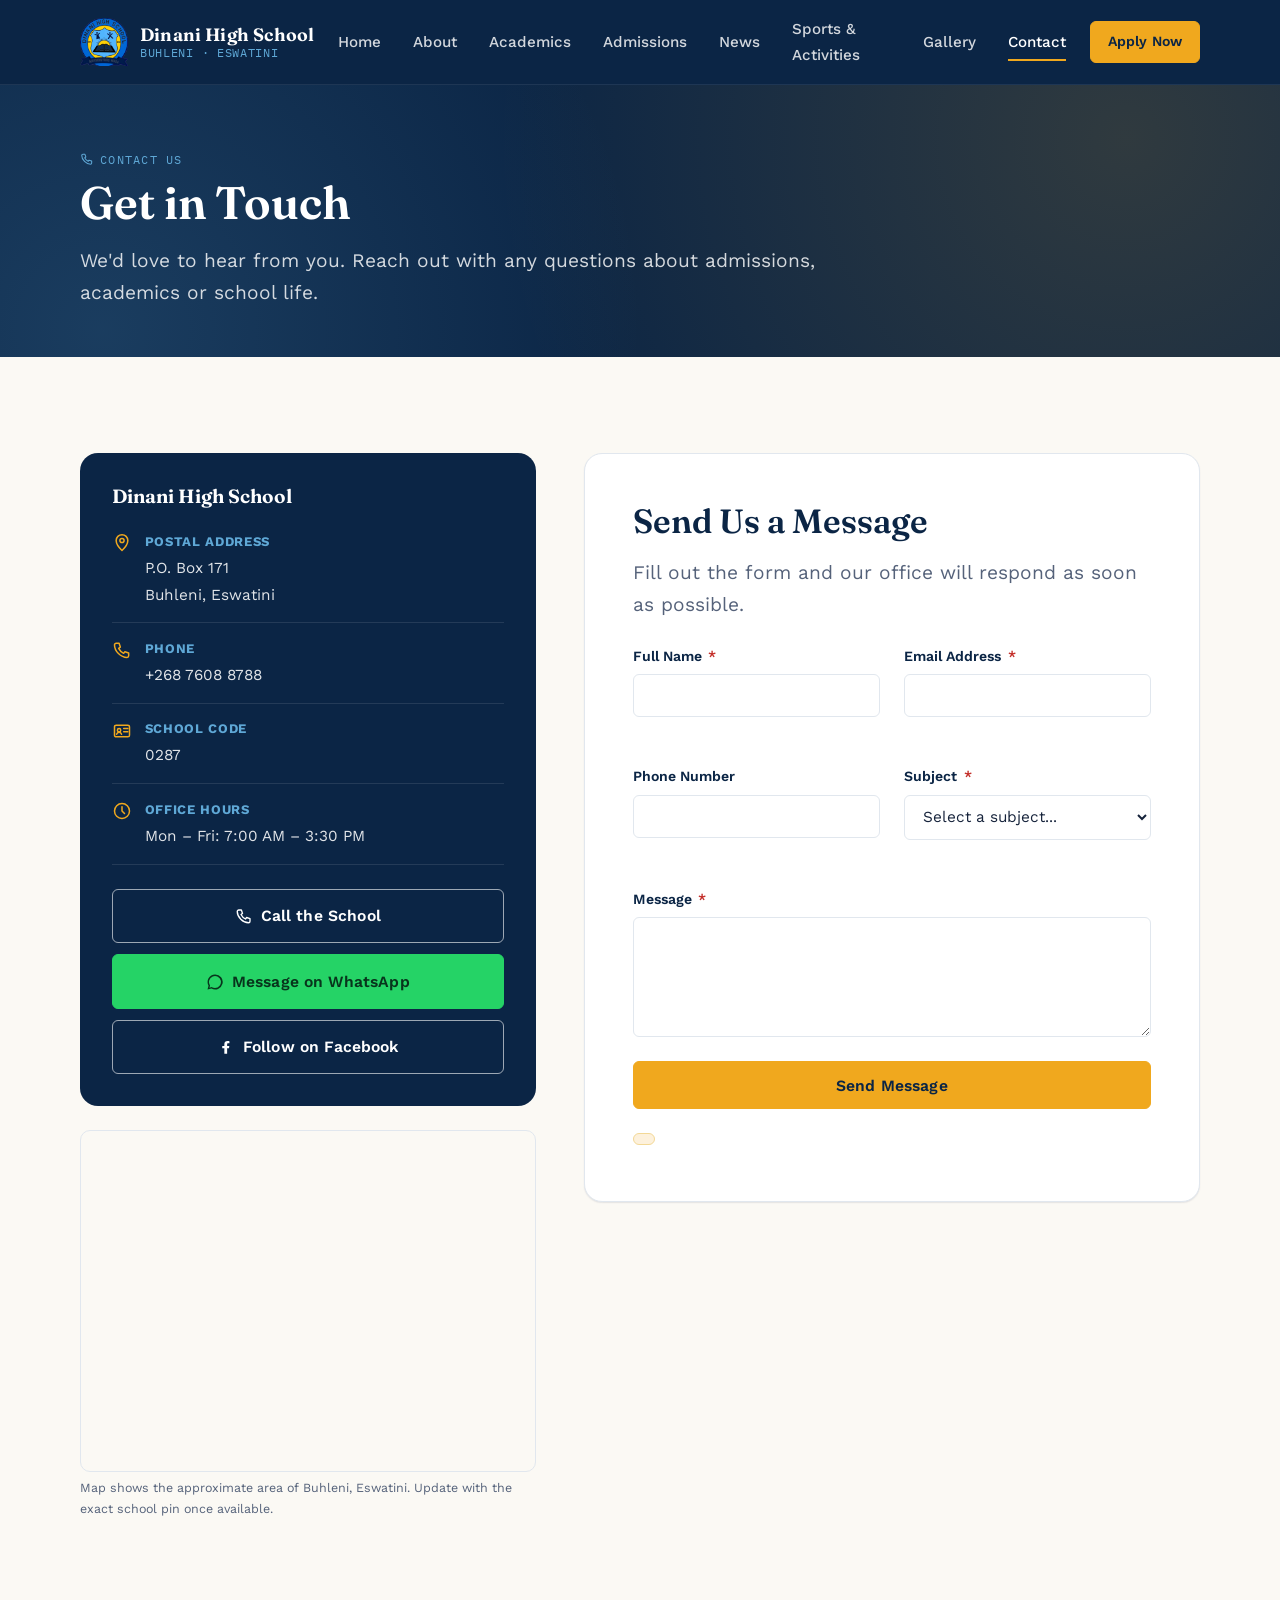
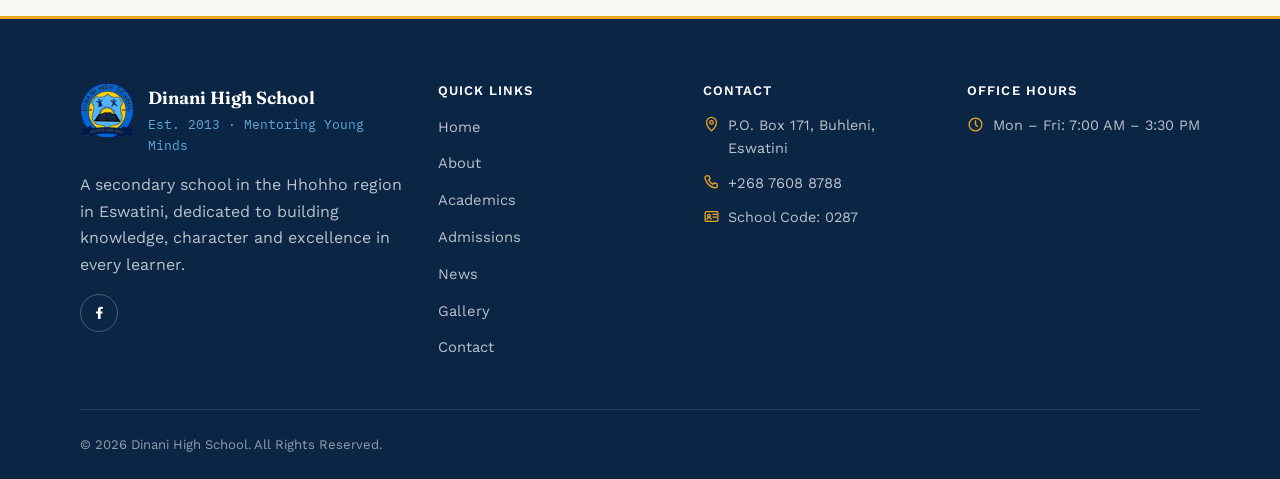
<file: contact.html>
<!DOCTYPE html>
<html lang="en">
<head>
<meta charset="UTF-8">
<meta name="viewport" content="width=device-width, initial-scale=1.0">
<title>Contact Us | Dinani High School</title>
<meta name="description" content="Contact Dinani High School, Buhleni, Eswatini. Phone, WhatsApp, address and online contact form.">
<link rel="icon" type="image/png" sizes="192x192" href="images/dinani-emblem-192.png">
<link rel="apple-touch-icon" href="images/dinani-emblem-192.png">
<link rel="preconnect" href="https://fonts.googleapis.com">
<link rel="preconnect" href="https://fonts.gstatic.com" crossorigin>
<link href="https://fonts.googleapis.com/css2?family=Fraunces:ital,wght@0,400;0,500;0,600;0,650;1,400&family=Work+Sans:wght@400;500;600;700&family=IBM+Plex+Mono:wght@500;600&display=swap" rel="stylesheet">
<link rel="stylesheet" href="css/style.css">
</head>
<body>
<a class="skip-link" href="#main">Skip to main content</a>
<header class="site-header">
  <div class="container navbar">
    <a href="index.html" class="nav-brand"><img src="images/dinani-emblem.png" alt="Dinani High School emblem" width="48" height="48"><span class="nav-brand-text"><span class="nav-brand-name">Dinani High School</span><span class="nav-brand-sub">Buhleni &middot; Eswatini</span></span></a>
    <div class="nav-backdrop"></div>
    <nav aria-label="Primary">
      <ul class="nav-menu" id="primary-navigation">
        <li><a href="index.html">Home</a></li>
        <li><a href="about.html">About</a></li>
        <li><a href="academics.html">Academics</a></li>
        <li><a href="admissions.html">Admissions</a></li>
        <li><a href="news.html">News</a></li>
        <li><a href="activities.html">Sports &amp; Activities</a></li>
        <li><a href="gallery.html">Gallery</a></li>
        <li><a href="contact.html" aria-current="page">Contact</a></li>
        
      </ul>
    </nav>
    <div class="nav-actions">
      <a href="admissions.html" class="btn btn-primary btn-sm">Apply Now</a>
      <button class="hamburger" aria-label="Open menu" aria-expanded="false" aria-controls="primary-navigation"><span></span><span></span><span></span></button>
    </div>
  </div>
</header>

<main id="main">
  <section class="page-hero">
    <div class="container">
      <span class="page-hero-eyebrow"><svg viewBox="0 0 24 24" fill="none" stroke="currentColor" stroke-width="1.8" stroke-linecap="round" stroke-linejoin="round" width="14" height="14"><path d="M5 4h3.5l1.5 4.5-2 1.5a13 13 0 0 0 6 6l1.5-2 4.5 1.5V19a2 2 0 0 1-2 2C10.6 21 3 13.4 3 6a2 2 0 0 1 2-2Z"/></svg>Contact Us</span>
      <h1>Get in Touch</h1>
      <p class="page-hero-lead">We'd love to hear from you. Reach out with any questions about admissions, academics or school life.</p>
    </div>
  </section>

  <section class="section">
    <div class="container">
      <div class="contact-grid">
        <div class="reveal">
          <div class="contact-info-card">
            <h3>Dinani High School</h3>
            <div class="contact-info-item">
              <svg viewBox="0 0 24 24" fill="none" stroke="currentColor" stroke-width="1.8" stroke-linecap="round" stroke-linejoin="round"><path d="M12 21s7-6.6 7-12a7 7 0 0 0-14 0c0 5.4 7 12 7 12Z"/><circle cx="12" cy="9" r="2.5"/></svg>
              <div><strong>Postal Address</strong><span>P.O. Box 171<br>Buhleni, Eswatini</span></div>
            </div>
            <div class="contact-info-item">
              <svg viewBox="0 0 24 24" fill="none" stroke="currentColor" stroke-width="1.8" stroke-linecap="round" stroke-linejoin="round"><path d="M5 4h3.5l1.5 4.5-2 1.5a13 13 0 0 0 6 6l1.5-2 4.5 1.5V19a2 2 0 0 1-2 2C10.6 21 3 13.4 3 6a2 2 0 0 1 2-2Z"/></svg>
              <div><strong>Phone</strong><a href="tel:+26876088788">+268 7608 8788</a></div>
            </div>
            <div class="contact-info-item">
              <svg viewBox="0 0 24 24" fill="none" stroke="currentColor" stroke-width="1.8" stroke-linecap="round" stroke-linejoin="round"><rect x="3" y="5" width="18" height="14" rx="2"/><circle cx="8.5" cy="11" r="2"/><path d="M5.5 16c.5-1.7 1.8-2.5 3-2.5s2.5.8 3 2.5M14 9h5M14 13h5"/></svg>
              <div><strong>School Code</strong><span>0287</span></div>
            </div>
            <div class="contact-info-item">
              <svg viewBox="0 0 24 24" fill="none" stroke="currentColor" stroke-width="1.8" stroke-linecap="round" stroke-linejoin="round"><circle cx="12" cy="12" r="9"/><path d="M12 7v5l3 3"/></svg>
              <div><strong>Office Hours</strong><span>Mon &ndash; Fri: 7:00 AM &ndash; 3:30 PM</span></div>
            </div>
            <div class="quick-actions">
              <a href="tel:+26876088788" class="btn btn-outline btn-block"><svg viewBox="0 0 24 24" fill="none" stroke="currentColor" stroke-width="1.8" stroke-linecap="round" stroke-linejoin="round"><path d="M5 4h3.5l1.5 4.5-2 1.5a13 13 0 0 0 6 6l1.5-2 4.5 1.5V19a2 2 0 0 1-2 2C10.6 21 3 13.4 3 6a2 2 0 0 1 2-2Z"/></svg> Call the School</a>
              <a href="https://wa.me/26876088788" target="_blank" rel="noopener" class="btn btn-whatsapp btn-block"><svg viewBox="0 0 24 24" fill="currentColor"><path d="M12 2a10 10 0 0 0-8.6 15L2 22l5.2-1.4A10 10 0 1 0 12 2Zm0 18a8 8 0 0 1-4.1-1.1l-.3-.2-3 .8.8-2.9-.2-.3A8 8 0 1 1 12 20Z"/></svg> Message on WhatsApp</a>
              <a href="https://www.facebook.com/profile.php?id=61583768273285" target="_blank" rel="noopener" class="btn btn-ghost-navy btn-block" style="border-color:rgba(255,255,255,0.6);color:#fff;"><svg viewBox="0 0 24 24" fill="currentColor"><path d="M13.5 21v-7.5H16l.4-3H13.5V8.4c0-.9.2-1.5 1.5-1.5h1.6V4.3C16.3 4.2 15.2 4 14 4c-2.5 0-4.2 1.5-4.2 4.3v2.2H7v3h2.8V21h3.7Z"/></svg> Follow on Facebook</a>
            </div>
          </div>

          <div class="map-wrap">
            <iframe src="https://www.google.com/maps?q=Buhleni,Eswatini&output=embed" title="Approximate map location of Buhleni, Eswatini" loading="lazy" referrerpolicy="no-referrer-when-downgrade"></iframe>
          </div>
          <p class="map-note">Map shows the approximate area of Buhleni, Eswatini. Update with the exact school pin once available.</p>
        </div>

        <div class="form-panel reveal">
          <h2>Send Us a Message</h2>
          <p class="section-lead" style="margin-bottom:var(--sp-3);">Fill out the form and our office will respond as soon as possible.</p>

          <div class="form-status" id="contact-form-status"></div>

          <form id="contact-form" novalidate>
            <div class="form-grid">
              <div class="form-group">
                <label class="form-label" for="contact-name">Full Name <span class="req">*</span></label>
                <input class="form-input" type="text" id="contact-name" name="name" required autocomplete="name">
                <span class="form-error-msg">Please enter your name.</span>
              </div>
              <div class="form-group">
                <label class="form-label" for="contact-email">Email Address <span class="req">*</span></label>
                <input class="form-input" type="email" id="contact-email" name="email" required autocomplete="email">
                <span class="form-error-msg">Please enter a valid email address.</span>
              </div>
              <div class="form-group">
                <label class="form-label" for="contact-phone">Phone Number</label>
                <input class="form-input" type="tel" id="contact-phone" name="phone" autocomplete="tel">
                <span class="form-error-msg">Please enter a valid phone number.</span>
              </div>
              <div class="form-group">
                <label class="form-label" for="contact-subject">Subject <span class="req">*</span></label>
                <select class="form-select" id="contact-subject" name="subject" required>
                  <option value="">Select a subject...</option>
                  <option>Admissions Enquiry</option>
                  <option>Academic Enquiry</option>
                  <option>General Enquiry</option>
                  <option>Other</option>
                </select>
                <span class="form-error-msg">Please choose a subject.</span>
              </div>
              <div class="form-group form-group--full">
                <label class="form-label" for="contact-message">Message <span class="req">*</span></label>
                <textarea class="form-textarea" id="contact-message" name="message" required></textarea>
                <span class="form-error-msg">Please enter a message of at least 10 characters.</span>
              </div>
            </div>
            <button type="submit" class="btn btn-primary btn-block">Send Message</button>
          </form>

          <div class="editable-note" style="margin-top:var(--sp-3);">
            
          </div>
        </div>
      </div>
    </div>
  </section>
</main>

<footer class="site-footer">
  <div class="container">
    <div class="footer-grid">
      <div class="footer-col">
        <div class="footer-brand"><img src="images/dinani-emblem.png" alt="" width="54" height="54"><div><div class="footer-brand-name">Dinani High School</div><div class="footer-brand-sub">Est. 2013 &middot; Mentoring Young Minds</div></div></div>
        <p>A secondary school in the Hhohho region in Eswatini, dedicated to building knowledge, character and excellence in every learner.</p>
        <div class="footer-social"><a href="https://www.facebook.com/profile.php?id=61583768273285"
   target="_blank"
   rel="noopener"
   aria-label="Dinani High School on Facebook"><svg viewBox="0 0 24 24" fill="currentColor"><path d="M13.5 21v-7.5H16l.4-3H13.5V8.4c0-.9.2-1.5 1.5-1.5h1.6V4.3C16.3 4.2 15.2 4 14 4c-2.5 0-4.2 1.5-4.2 4.3v2.2H7v3h2.8V21h3.7Z"/></svg></a></div>
      </div>
      <div class="footer-col"><h4>Quick Links</h4><ul><li><a href="index.html">Home</a></li><li><a href="about.html">About</a></li><li><a href="academics.html">Academics</a></li><li><a href="admissions.html">Admissions</a></li><li><a href="news.html">News</a></li><li><a href="gallery.html">Gallery</a></li><li><a href="contact.html">Contact</a></li></ul></div>
      <div class="footer-col">
        <h4>Contact</h4>
        <div class="footer-contact-item"><svg viewBox="0 0 24 24" fill="none" stroke="currentColor" stroke-width="1.8" stroke-linecap="round" stroke-linejoin="round"><path d="M12 21s7-6.6 7-12a7 7 0 0 0-14 0c0 5.4 7 12 7 12Z"/><circle cx="12" cy="9" r="2.5"/></svg><span>P.O. Box 171, Buhleni, Eswatini</span></div>
        <div class="footer-contact-item"><svg viewBox="0 0 24 24" fill="none" stroke="currentColor" stroke-width="1.8" stroke-linecap="round" stroke-linejoin="round"><path d="M5 4h3.5l1.5 4.5-2 1.5a13 13 0 0 0 6 6l1.5-2 4.5 1.5V19a2 2 0 0 1-2 2C10.6 21 3 13.4 3 6a2 2 0 0 1 2-2Z"/></svg><a href="tel:+26876088788">+268 7608 8788</a></div>
        <div class="footer-contact-item"><svg viewBox="0 0 24 24" fill="none" stroke="currentColor" stroke-width="1.8" stroke-linecap="round" stroke-linejoin="round"><rect x="3" y="5" width="18" height="14" rx="2"/><circle cx="8.5" cy="11" r="2"/><path d="M5.5 16c.5-1.7 1.8-2.5 3-2.5s2.5.8 3 2.5M14 9h5M14 13h5"/></svg><span>School Code: 0287</span></div>
      </div>
      <div class="footer-col">
  <h4>Office Hours</h4>
  <div class="footer-contact-item">
    <svg viewBox="0 0 24 24" fill="none" stroke="currentColor" stroke-width="1.8" stroke-linecap="round" stroke-linejoin="round">
      <circle cx="12" cy="12" r="9"/>
      <path d="M12 7v5l3 3"/>
    </svg>
    <span>Mon &ndash; Fri: 7:00 AM &ndash; 3:30 PM</span>
  </div>
</div>
    </div>
    <div class="footer-bottom">
      <p>&copy; <span id="current-year">2026</span> Dinani High School. All Rights Reserved.</p>
      
    </div>
  </div>
</footer>
<script src="js/main.js"></script>
<script src="js/contact.js"></script>
</body>
</html>
</file>
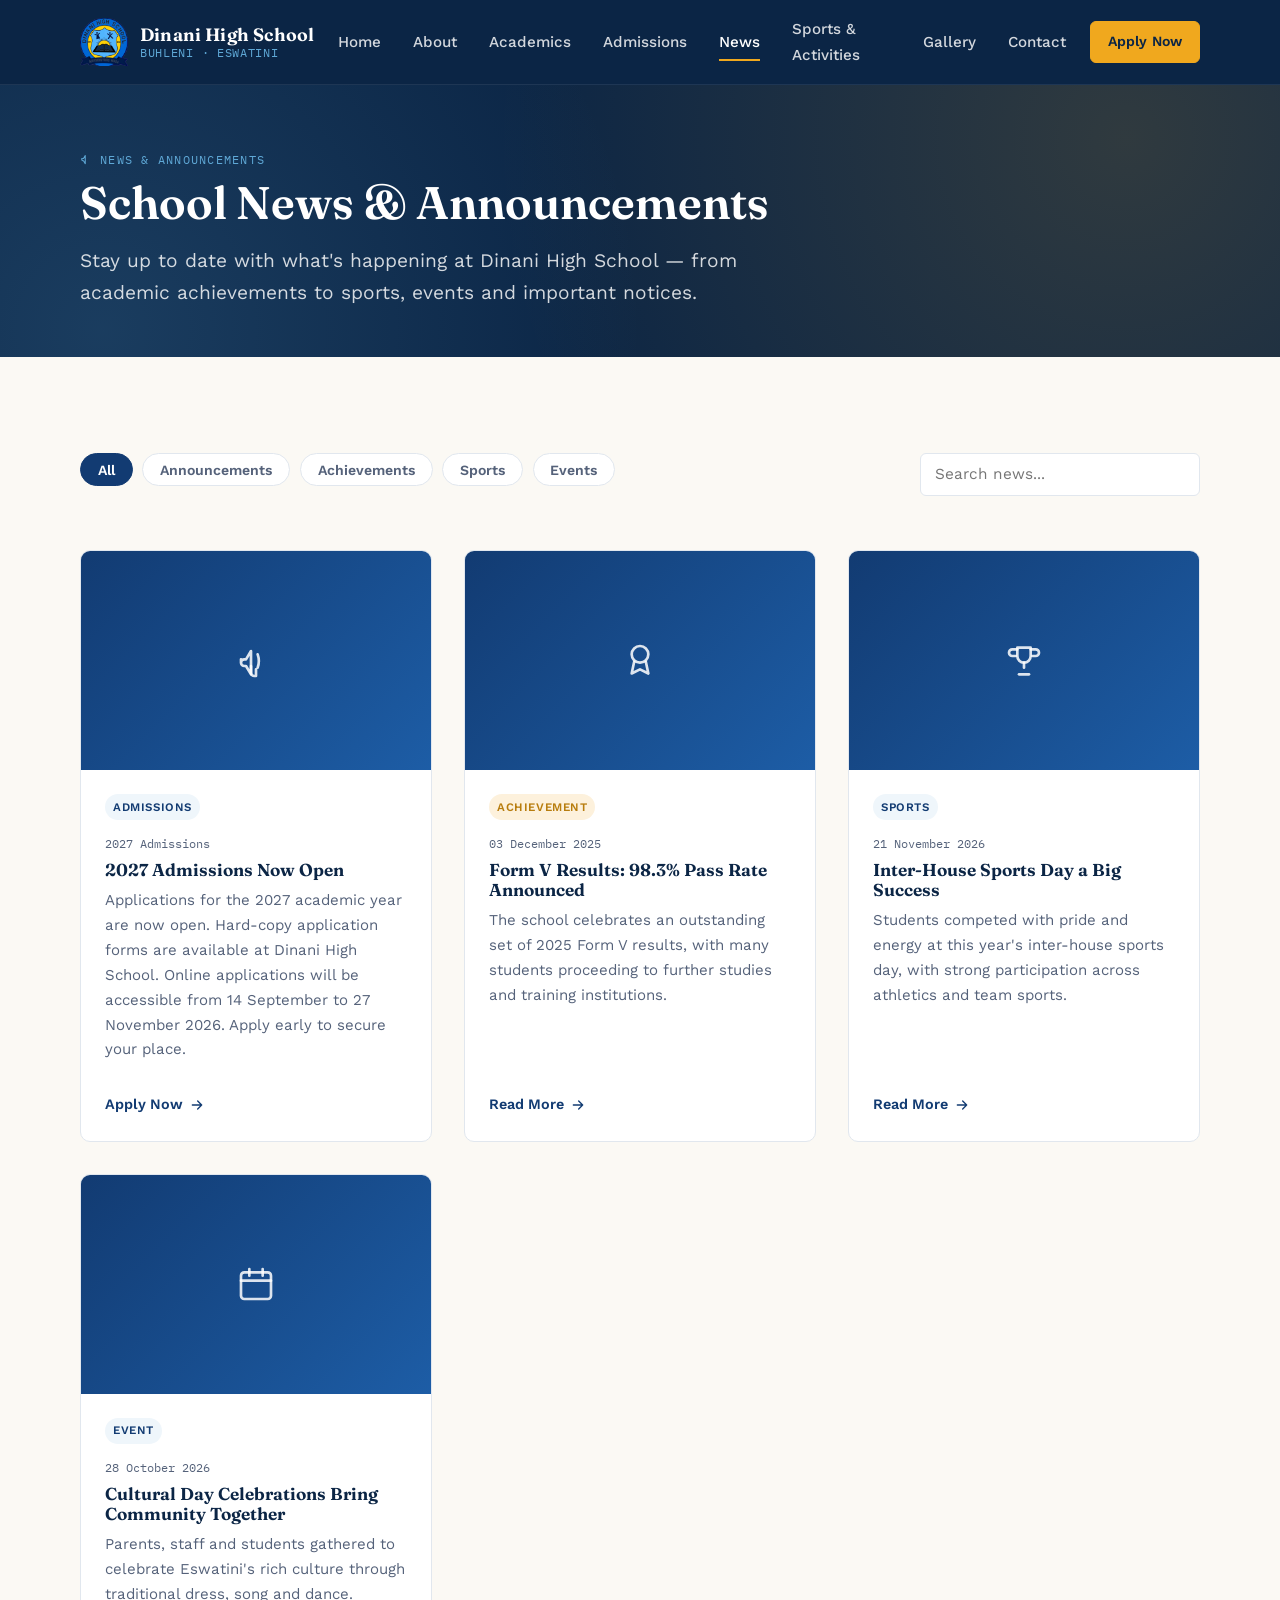
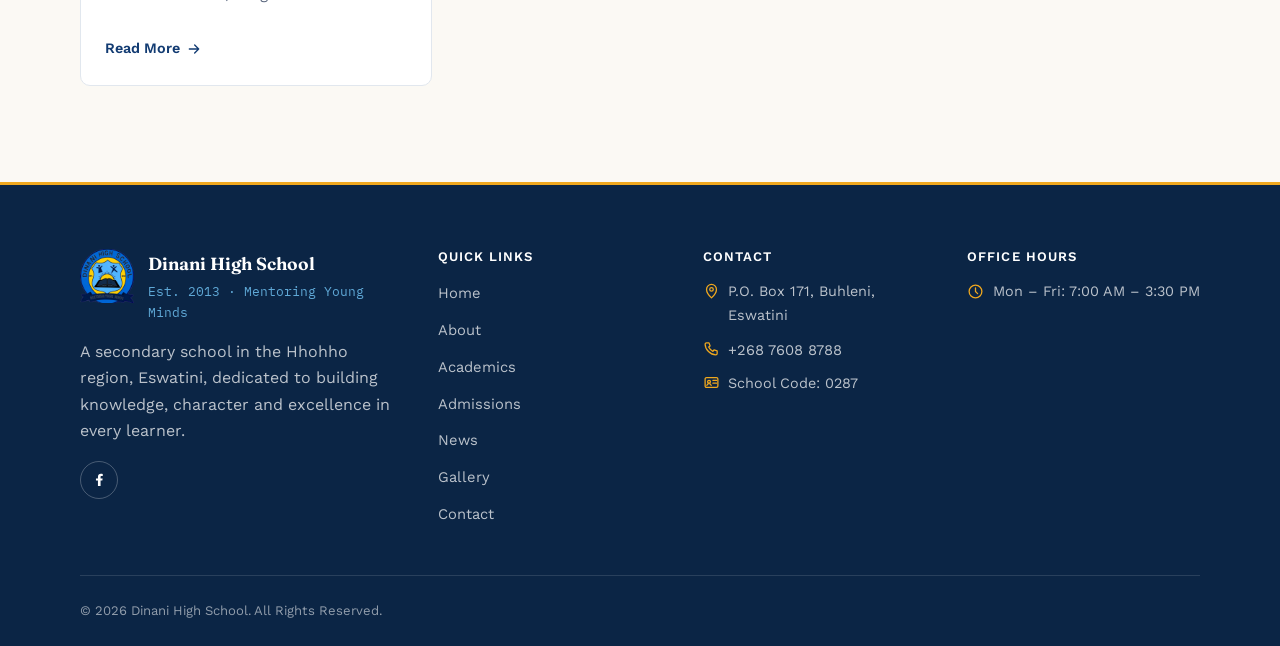
<file: news.html>
<!DOCTYPE html>
<html lang="en">
<head>
<meta charset="UTF-8">
<meta name="viewport" content="width=device-width, initial-scale=1.0">
<title>News &amp; Announcements | Dinani High School</title>
<meta name="description" content="Latest news, announcements and events from Dinani High School, Buhleni, Eswatini.">
<link rel="icon" type="image/png" sizes="192x192" href="images/dinani-emblem-192.png">
<link rel="apple-touch-icon" href="images/dinani-emblem-192.png">
<link rel="preconnect" href="https://fonts.googleapis.com">
<link rel="preconnect" href="https://fonts.gstatic.com" crossorigin>
<link href="https://fonts.googleapis.com/css2?family=Fraunces:ital,wght@0,400;0,500;0,600;0,650;1,400&family=Work+Sans:wght@400;500;600;700&family=IBM+Plex+Mono:wght@500;600&display=swap" rel="stylesheet">
<link rel="stylesheet" href="css/style.css">
</head>
<body>
<a class="skip-link" href="#main">Skip to main content</a>
<header class="site-header">
  <div class="container navbar">
    <a href="index.html" class="nav-brand"><img src="images/dinani-emblem.png" alt="Dinani High School emblem" width="48" height="48"><span class="nav-brand-text"><span class="nav-brand-name">Dinani High School</span><span class="nav-brand-sub">Buhleni &middot; Eswatini</span></span></a>
    <div class="nav-backdrop"></div>
    <nav aria-label="Primary">
      <ul class="nav-menu" id="primary-navigation">
        <li><a href="index.html">Home</a></li>
        <li><a href="about.html">About</a></li>
        <li><a href="academics.html">Academics</a></li>
        <li><a href="admissions.html">Admissions</a></li>
        <li><a href="news.html" aria-current="page">News</a></li>
        <li><a href="activities.html">Sports &amp; Activities</a></li>
        <li><a href="gallery.html">Gallery</a></li>
        <li><a href="contact.html">Contact</a></li>
        
      </ul>
    </nav>
    <div class="nav-actions">
      <a href="admissions.html" class="btn btn-primary btn-sm">Apply Now</a>
      <button class="hamburger" aria-label="Open menu" aria-expanded="false" aria-controls="primary-navigation"><span></span><span></span><span></span></button>
    </div>
  </div>
</header>

<main id="main">
  <section class="page-hero">
    <div class="container">
      <span class="page-hero-eyebrow"><svg viewBox="0 0 24 24" fill="none" stroke="currentColor" stroke-width="1.8" stroke-linecap="round" stroke-linejoin="round" width="14" height="14"><path d="M3 11v2a2 2 0 0 0 2 2h1l3 5V6l-3 5H5a2 2 0 0 0-2 2Z"/></svg>News &amp; Announcements</span>
      <h1>School News &amp; Announcements</h1>
      <p class="page-hero-lead">Stay up to date with what's happening at Dinani High School — from academic achievements to sports, events and important notices.</p>
    </div>
  </section>

  <section class="section">
    <div class="container">
      <div class="flex flex-between flex-wrap gap-2" style="margin-bottom:var(--sp-4);align-items:flex-start;">
        <div class="gallery-filters" data-news-filter>
          <button class="filter-pill is-active" data-filter="all">All</button>
          <button class="filter-pill" data-filter="Announcement">Announcements</button>
          <button class="filter-pill" data-filter="Achievement">Achievements</button>
          <button class="filter-pill" data-filter="Sports">Sports</button>
          <button class="filter-pill" data-filter="Event">Events</button>
        </div>
        <div style="position:relative;max-width:280px;width:100%;">
          <label for="news-search" class="visually-hidden">Search news</label>
          <input type="search" id="news-search" class="form-input" placeholder="Search news...">
        </div>
      </div>

      <div class="grid grid-3">
        <article class="news-card reveal">
  <div class="news-card-media">
    <svg viewBox="0 0 24 24" fill="none" stroke="currentColor" stroke-width="1.6" stroke-linecap="round" stroke-linejoin="round">
      <path d="M3 11v2a2 2 0 0 0 2 2h1l3 5V6l-3 5H5a2 2 0 0 0-2 2Z"/>
      <path d="M13 8a12 12 0 0 1 0 8M9 15v4a2 2 0 0 0 2 2h1v-4"/>
    </svg>
  </div>

  <div class="news-card-body">
    <div class="news-tags">
      <span class="tag">Admissions</span>
    </div>

    <span class="news-date">2027 Admissions</span>

    <h3>2027 Admissions Now Open</h3>

    <p>
      Applications for the 2027 academic year are now open. Hard-copy application
      forms are available at Dinani High School. Online applications will be
      accessible from 14 September to 27 November 2026. Apply early to secure your place.
    </p>

    <a href="admissions.html" class="news-readmore">
      Apply Now
      <svg viewBox="0 0 24 24" fill="none" stroke="currentColor" stroke-width="2"
           stroke-linecap="round" stroke-linejoin="round">
        <path d="M5 12h14M13 6l6 6-6 6"/>
      </svg>
    </a>
  </div>
</article>

        <article class="news-card" data-category="Achievement">
          <div class="news-card-media"><svg viewBox="0 0 24 24" fill="none" stroke="currentColor" stroke-width="1.6" stroke-linecap="round" stroke-linejoin="round"><circle cx="12" cy="8" r="5"/><path d="m8.5 12.5-1.5 7 5-2.5 5 2.5-1.5-7"/></svg></div>
          <div class="news-card-body">
            <div class="news-tags"><span class="tag tag--gold">Achievement</span></div>
            <span class="news-date">03 December 2025</span>
            <h3>Form V Results: 98.3% Pass Rate Announced</h3>
            <p>The school celebrates an outstanding set of 2025 Form V results, with many students proceeding to further studies and training institutions.</p>
            <a href="#" class="news-readmore">Read More <svg viewBox="0 0 24 24" fill="none" stroke="currentColor" stroke-width="2" stroke-linecap="round" stroke-linejoin="round"><path d="M5 12h14M13 6l6 6-6 6"/></svg></a>
          </div>
        </article>

        <article class="news-card" data-category="Sports">
          <div class="news-card-media"><svg viewBox="0 0 24 24" fill="none" stroke="currentColor" stroke-width="1.6" stroke-linecap="round" stroke-linejoin="round"><path d="M8 4h8v5a4 4 0 0 1-8 0V4Z"/><path d="M8 5H5a2 2 0 0 0 0 4h2M16 5h3a2 2 0 0 1 0 4h-2"/><path d="M12 13v3"/><path d="M9 20h6"/></svg></div>
          <div class="news-card-body">
            <div class="news-tags"><span class="tag">Sports</span></div>
            <span class="news-date">21 November 2026</span>
            <h3>Inter-House Sports Day a Big Success</h3>
            <p>Students competed with pride and energy at this year's inter-house sports day, with strong participation across athletics and team sports.</p>
            <a href="#" class="news-readmore">Read More <svg viewBox="0 0 24 24" fill="none" stroke="currentColor" stroke-width="2" stroke-linecap="round" stroke-linejoin="round"><path d="M5 12h14M13 6l6 6-6 6"/></svg></a>
          </div>
        </article>

        <article class="news-card" data-category="Event">
          <div class="news-card-media"><svg viewBox="0 0 24 24" fill="none" stroke="currentColor" stroke-width="1.6" stroke-linecap="round" stroke-linejoin="round"><rect x="3" y="5" width="18" height="16" rx="2"/><path d="M3 10h18M8 3v4M16 3v4"/></svg></div>
          <div class="news-card-body">
            <div class="news-tags"><span class="tag">Event</span></div>
            <span class="news-date">28 October 2026</span>
            <h3>Cultural Day Celebrations Bring Community Together</h3>
            <p>Parents, staff and students gathered to celebrate Eswatini's rich culture through traditional dress, song and dance.</p>
            <a href="#" class="news-readmore">Read More <svg viewBox="0 0 24 24" fill="none" stroke="currentColor" stroke-width="2" stroke-linecap="round" stroke-linejoin="round"><path d="M5 12h14M13 6l6 6-6 6"/></svg></a>
          </div>
        </article>
      </div>

      <div id="news-empty-state" hidden style="text-align:center;padding:var(--sp-5) 0;color:var(--color-ink-soft);">
        <p>No news items match your search. Try a different keyword or category.</p>
      </div>

      
    </div>
  </section>
</main>

<footer class="site-footer">
  <div class="container">
    <div class="footer-grid">
      <div class="footer-col">
        <div class="footer-brand"><img src="images/dinani-emblem.png" alt="" width="54" height="54"><div><div class="footer-brand-name">Dinani High School</div><div class="footer-brand-sub">Est. 2013 &middot; Mentoring Young Minds</div></div></div>
        <p>A secondary school in the Hhohho region, Eswatini, dedicated to building knowledge, character and excellence in every learner.</p>
        <div class="footer-social">
  <a href="https://www.facebook.com/profile.php?id=61583768273285"
     target="_blank"
     rel="noopener"
     aria-label="Dinani High School on Facebook">
    <svg viewBox="0 0 24 24" fill="currentColor">
      <path d="M13.5 21v-7.5H16l.4-3H13.5V8.4c0-.9.2-1.5 1.5-1.5h1.6V4.3C16.3 4.2 15.2 4 14 4c-2.5 0-4.2 1.5-4.2 4.3v2.2H7v3h2.8V21h3.7Z"/>
    </svg>
  </a>
</div>
      </div>
      <div class="footer-col"><h4>Quick Links</h4><ul><li><a href="index.html">Home</a></li><li><a href="about.html">About</a></li><li><a href="academics.html">Academics</a></li><li><a href="admissions.html">Admissions</a></li><li><a href="news.html">News</a></li><li><a href="gallery.html">Gallery</a></li><li><a href="contact.html">Contact</a></li></ul></div>
      <div class="footer-col">
        <h4>Contact</h4>
        <div class="footer-contact-item"><svg viewBox="0 0 24 24" fill="none" stroke="currentColor" stroke-width="1.8" stroke-linecap="round" stroke-linejoin="round"><path d="M12 21s7-6.6 7-12a7 7 0 0 0-14 0c0 5.4 7 12 7 12Z"/><circle cx="12" cy="9" r="2.5"/></svg><span>P.O. Box 171, Buhleni, Eswatini</span></div>
        <div class="footer-contact-item"><svg viewBox="0 0 24 24" fill="none" stroke="currentColor" stroke-width="1.8" stroke-linecap="round" stroke-linejoin="round"><path d="M5 4h3.5l1.5 4.5-2 1.5a13 13 0 0 0 6 6l1.5-2 4.5 1.5V19a2 2 0 0 1-2 2C10.6 21 3 13.4 3 6a2 2 0 0 1 2-2Z"/></svg><a href="tel:+26876088788">+268 7608 8788</a></div>
        <div class="footer-contact-item"><svg viewBox="0 0 24 24" fill="none" stroke="currentColor" stroke-width="1.8" stroke-linecap="round" stroke-linejoin="round"><rect x="3" y="5" width="18" height="14" rx="2"/><circle cx="8.5" cy="11" r="2"/><path d="M5.5 16c.5-1.7 1.8-2.5 3-2.5s2.5.8 3 2.5M14 9h5M14 13h5"/></svg><span>School Code: 0287</span></div>
      </div>
      <div class="footer-col">
  <h4>Office Hours</h4>
  <div class="footer-contact-item">
    <svg viewBox="0 0 24 24" fill="none" stroke="currentColor" stroke-width="1.8" stroke-linecap="round" stroke-linejoin="round">
      <circle cx="12" cy="12" r="9"/>
      <path d="M12 7v5l3 3"/>
    </svg>
    <span>Mon &ndash; Fri: 7:00 AM &ndash; 3:30 PM</span>
  </div>
</div>
    </div>
    <div class="footer-bottom">
      <p>&copy; <span id="current-year">2026</span> Dinani High School. All Rights Reserved.</p>
      
    </div>
  </div>
</footer>
<script src="js/main.js"></script>
<script src="js/news.js"></script>
</body>
</html>
</file>
<file: css/style.css>
/* ==========================================================================
   DINANI HIGH SCHOOL — MAIN STYLESHEET
   Buhleni, Eswatini

   Palette and motifs are derived directly from the school's official
   emblem (navy / royal blue / sky blue / gold, sunburst + open book).

   TABLE OF CONTENTS
   1.  Design Tokens
   2.  Reset & Base
   3.  Layout & Utilities
   4.  Buttons
   5.  Header & Navigation
   6.  Hero
   7.  Section System (eyebrows, headings, dividers, tints)
   8.  Welcome / Leadership
   9.  Stats Strip
   10. Cards (feature / news / dept / value / facility / activity)
   11. Achievement Band
   12. CTA Band
   13. Footer
   14. Forms (shared)
   15. Admissions Stepper
   16. Gallery & Lightbox
   17. Contact
   18. Placeholder Visuals (editable-content markers)
   19. Scroll Reveal & Motion
   20. Responsive
   21. Accessibility & Print
   ========================================================================== */

/* --------------------------------------------------------------------------
   1. DESIGN TOKENS
   -------------------------------------------------------------------------- */
:root {
  /* Brand colors — sourced from the Dinani High School emblem */
  --color-navy-deep: #0B2545;
  --color-navy: #123B72;
  --color-blue: #1D5DA6;
  --color-sky: #5FA8D6;
  --color-sky-tint: #EFF6FB;
  --color-gold: #F0A81E;
  --color-gold-deep: #B87D0E;
  --color-paper: #FBF9F4;
  --color-white: #FFFFFF;
  --color-ink: #16233B;
  --color-ink-soft: #55627A;
  --color-line: #E1E7EE;
  --color-line-dark: rgba(255, 255, 255, 0.16);

  /* Functional colors */
  --color-success: #1E7A46;
  --color-success-bg: #EAF6EE;
  --color-error: #C4302B;
  --color-error-bg: #FCEBEA;

  /* Typography */
  --font-display: 'Fraunces', Georgia, 'Times New Roman', serif;
  --font-body: 'Work Sans', -apple-system, BlinkMacSystemFont, 'Segoe UI', sans-serif;
  --font-mono: 'IBM Plex Mono', 'Courier New', monospace;

  --fs-hero: clamp(2.35rem, 4.6vw + 1rem, 4rem);
  --fs-h1: clamp(2rem, 2.6vw + 1rem, 2.85rem);
  --fs-h2: clamp(1.55rem, 1.6vw + 1rem, 2.1rem);
  --fs-h3: 1.2rem;
  --fs-lead: clamp(1.05rem, 0.5vw + 1rem, 1.2rem);
  --fs-body: 1rem;
  --fs-small: 0.875rem;
  --fs-eyebrow: 0.78rem;

  /* Spacing scale */
  --sp-1: 0.5rem;
  --sp-2: 1rem;
  --sp-3: 1.5rem;
  --sp-4: 2rem;
  --sp-5: 3rem;
  --sp-6: 4rem;
  --sp-7: 6rem;
  --sp-8: 8rem;

  /* Layout */
  --container-w: 1200px;
  --container-pad: clamp(1.25rem, 4vw, 2.5rem);
  --radius-sm: 6px;
  --radius-md: 10px;
  --radius-lg: 18px;

  /* Shadows — tinted with brand navy rather than flat black */
  --shadow-sm: 0 1px 2px rgba(11, 37, 69, 0.06), 0 1px 1px rgba(11, 37, 69, 0.04);
  --shadow-md: 0 8px 24px rgba(11, 37, 69, 0.10), 0 2px 6px rgba(11, 37, 69, 0.06);
  --shadow-lg: 0 20px 48px rgba(11, 37, 69, 0.16), 0 6px 16px rgba(11, 37, 69, 0.08);

  --transition: 220ms cubic-bezier(0.4, 0, 0.2, 1);
  --header-h: 84px;
}

/* --------------------------------------------------------------------------
   2. RESET & BASE
   -------------------------------------------------------------------------- */
*, *::before, *::after { box-sizing: border-box; }

html {
  scroll-behavior: smooth;
  scroll-padding-top: calc(var(--header-h) + 16px);
}

body {
  margin: 0;
  font-family: var(--font-body);
  font-size: var(--fs-body);
  line-height: 1.65;
  color: var(--color-ink);
  background: var(--color-paper);
  -webkit-font-smoothing: antialiased;
}

img { max-width: 100%; display: block; }
svg { display: block; }

a { color: var(--color-blue); text-decoration: none; }
a:hover { color: var(--color-navy); }

h1, h2, h3, h4 {
  font-family: var(--font-display);
  color: var(--color-navy-deep);
  line-height: 1.15;
  margin: 0 0 0.5em;
  font-weight: 600;
}

h1 { font-size: var(--fs-h1); font-weight: 620; }
h2 { font-size: var(--fs-h2); }
h3 { font-size: var(--fs-h3); font-weight: 650; }

p { margin: 0 0 1em; }
p:last-child { margin-bottom: 0; }

ul, ol { padding-left: 1.2em; }

button { font-family: inherit; }

/* Skip link for keyboard users */
.skip-link {
  position: absolute;
  left: -999px;
  top: auto;
  background: var(--color-gold);
  color: var(--color-navy-deep);
  padding: 0.8em 1.2em;
  z-index: 2000;
  font-weight: 600;
  border-radius: 0 0 var(--radius-sm) 0;
}
.skip-link:focus {
  left: 0;
  top: 0;
}

/* --------------------------------------------------------------------------
   3. LAYOUT & UTILITIES
   -------------------------------------------------------------------------- */
.container {
  width: 100%;
  max-width: var(--container-w);
  margin-inline: auto;
  padding-inline: var(--container-pad);
}

.container--narrow { max-width: 820px; }
.container--wide { max-width: 1360px; }

.section { padding-block: var(--sp-7); }
.section--tight { padding-block: var(--sp-5); }
.section--tint { background: var(--color-sky-tint); }
.section--dark {
  background: var(--color-navy-deep);
  color: rgba(255, 255, 255, 0.86);
}
.section--dark h2, .section--dark h3 { color: #fff; }

.grid { display: grid; gap: var(--sp-4); }
.grid-2 { grid-template-columns: repeat(2, 1fr); }
.grid-3 { grid-template-columns: repeat(3, 1fr); }
.grid-4 { grid-template-columns: repeat(4, 1fr); }
.grid-6 { grid-template-columns: repeat(6, 1fr); }

.flex { display: flex; }
.flex-center { display: flex; align-items: center; justify-content: center; }
.flex-between { display: flex; align-items: center; justify-content: space-between; }
.flex-wrap { flex-wrap: wrap; }
.gap-1 { gap: var(--sp-1); }
.gap-2 { gap: var(--sp-2); }
.gap-3 { gap: var(--sp-3); }

.text-center { text-align: center; }
.mt-0 { margin-top: 0; }
.mb-0 { margin-bottom: 0; }

.visually-hidden {
  position: absolute;
  width: 1px; height: 1px;
  overflow: hidden;
  clip: rect(0 0 0 0);
  white-space: nowrap;
}

/* --------------------------------------------------------------------------
   4. BUTTONS
   -------------------------------------------------------------------------- */
.btn {
  display: inline-flex;
  align-items: center;
  justify-content: center;
  gap: 0.5em;
  font-family: var(--font-body);
  font-weight: 600;
  font-size: 0.98rem;
  letter-spacing: 0.01em;
  padding: 0.85em 1.7em;
  border-radius: var(--radius-sm);
  border: 1.5px solid transparent;
  cursor: pointer;
  transition: transform var(--transition), box-shadow var(--transition),
              background var(--transition), color var(--transition), border-color var(--transition);
  white-space: nowrap;
}
.btn:active { transform: translateY(1px); }
.btn svg { width: 18px; height: 18px; flex-shrink: 0; }

.btn-primary {
  background: var(--color-gold);
  color: var(--color-navy-deep);
  border-color: var(--color-gold);
}
.btn-primary:hover {
  background: #FFBB3D;
  border-color: #FFBB3D;
  color: var(--color-navy-deep);
  box-shadow: var(--shadow-md);
}

.btn-outline {
  background: transparent;
  color: #fff;
  border-color: rgba(255, 255, 255, 0.6);
}
.btn-outline:hover {
  background: rgba(255, 255, 255, 0.12);
  border-color: #fff;
  color: #fff;
}

.btn-navy {
  background: var(--color-navy);
  color: #fff;
  border-color: var(--color-navy);
}
.btn-navy:hover { background: var(--color-navy-deep); border-color: var(--color-navy-deep); color: #fff; }

.btn-ghost-navy {
  background: transparent;
  color: var(--color-navy);
  border-color: var(--color-navy);
}
.btn-ghost-navy:hover { background: var(--color-navy); color: #fff; }

.btn-block { width: 100%; }
.btn-sm { padding: 0.6em 1.2em; font-size: 0.88rem; }

.btn-whatsapp {
  background: #25D366;
  color: #08341C;
  border-color: #25D366;
}
.btn-whatsapp:hover { background: #1FBE5A; color: #08341C; }

/* --------------------------------------------------------------------------
   5. HEADER & NAVIGATION
   -------------------------------------------------------------------------- */
.site-header {
  position: sticky;
  top: 0;
  z-index: 1000;
  background: var(--color-navy-deep);
  border-bottom: 1px solid rgba(255, 255, 255, 0.08);
  transition: box-shadow var(--transition);
}
.site-header.is-scrolled { box-shadow: 0 4px 24px rgba(0, 0, 0, 0.22); }

.navbar {
  height: var(--header-h);
  display: flex;
  align-items: center;
  justify-content: space-between;
  gap: var(--sp-3);
}

.nav-brand {
  display: flex;
  align-items: center;
  gap: 0.75rem;
  color: #fff;
  flex-shrink: 0;
}
.nav-brand img {
  width: 48px;
  height: 48px;
  object-fit: contain;
  flex-shrink: 0;
}
.nav-brand:hover { color: #fff; }
.nav-brand-text { display: flex; flex-direction: column; line-height: 1.2; }
.nav-brand-name {
  font-family: var(--font-display);
  font-weight: 650;
  font-size: 1.12rem;
  letter-spacing: 0.01em;
}
.nav-brand-sub {
  font-size: 0.72rem;
  color: var(--color-sky);
  letter-spacing: 0.06em;
  text-transform: uppercase;
  font-family: var(--font-mono);
}

.nav-menu {
  display: flex;
  align-items: center;
  gap: var(--sp-4);
  list-style: none;
  margin: 0;
  padding: 0;
}
.nav-menu a {
  color: rgba(255, 255, 255, 0.82);
  font-size: 0.95rem;
  font-weight: 500;
  padding: 0.4em 0;
  position: relative;
}
.nav-menu a::after {
  content: '';
  position: absolute;
  left: 0; right: 0; bottom: -4px;
  height: 2px;
  background: var(--color-gold);
  transform: scaleX(0);
  transition: transform var(--transition);
}
.nav-menu a:hover { color: #fff; }
.nav-menu a:hover::after { transform: scaleX(1); }
.nav-menu a[aria-current="page"] { color: #fff; }
.nav-menu a[aria-current="page"]::after { transform: scaleX(1); }

.nav-actions { display: flex; align-items: center; gap: var(--sp-3); }

.hamburger {
  display: none;
  width: 42px;
  height: 42px;
  border: none;
  background: transparent;
  cursor: pointer;
  padding: 0;
  position: relative;
  flex-shrink: 0;
}
.hamburger span {
  position: absolute;
  left: 8px; right: 8px;
  height: 2px;
  background: #fff;
  border-radius: 2px;
  transition: transform var(--transition), opacity var(--transition), top var(--transition);
}
.hamburger span:nth-child(1) { top: 14px; }
.hamburger span:nth-child(2) { top: 21px; }
.hamburger span:nth-child(3) { top: 28px; }
.hamburger[aria-expanded="true"] span:nth-child(1) { top: 21px; transform: rotate(45deg); }
.hamburger[aria-expanded="true"] span:nth-child(2) { opacity: 0; }
.hamburger[aria-expanded="true"] span:nth-child(3) { top: 21px; transform: rotate(-45deg); }

.nav-backdrop {
  position: fixed;
  inset: 0;
  background: rgba(11, 37, 69, 0.55);
  opacity: 0;
  pointer-events: none;
  transition: opacity var(--transition);
  z-index: 998;
}
.nav-backdrop.is-visible { opacity: 1; pointer-events: auto; }

/* --------------------------------------------------------------------------
   6. HERO
   -------------------------------------------------------------------------- */
.hero {
  position: relative;
  min-height: 88vh;
  display: flex;
  align-items: flex-end;
  color: #fff;
  overflow: hidden;
}
.hero-media { position: absolute; inset: 0; z-index: 0; }
.hero-media img {
  width: 100%; height: 100%;
  object-fit: cover;
  object-position: center 35%;
}
.hero-media::after {
  content: '';
  position: absolute; inset: 0;
  background:
    linear-gradient(180deg, rgba(11,37,69,0.55) 0%, rgba(11,37,69,0.35) 32%, rgba(11,37,69,0.86) 92%),
    linear-gradient(90deg, rgba(11,37,69,0.65) 0%, rgba(11,37,69,0.05) 55%);
}

.hero-content {
  position: relative;
  z-index: 1;
  max-width: 720px;
  padding-block: var(--sp-7) var(--sp-6);
}

.hero-badge {
  display: inline-flex;
  align-items: center;
  gap: 0.6em;
  background: rgba(251, 249, 244, 0.12);
  border: 1px solid rgba(255, 255, 255, 0.3);
  backdrop-filter: blur(6px);
  color: #fff;
  font-family: var(--font-mono);
  font-size: 0.78rem;
  letter-spacing: 0.08em;
  text-transform: uppercase;
  padding: 0.5em 1em;
  border-radius: 999px;
  margin-bottom: var(--sp-3);
}
.hero-badge .dot { color: var(--color-gold); }

.hero h1 {
  color: #fff;
  font-size: var(--fs-hero);
  letter-spacing: -0.01em;
  margin-bottom: 0.3em;
}

.hero-tagline {
  font-family: var(--font-display);
  font-style: italic;
  font-weight: 400;
  font-size: clamp(1.1rem, 1.4vw + 0.6rem, 1.5rem);
  color: var(--color-gold);
  margin-bottom: 0.9em;
}

.hero-lead {
  font-size: var(--fs-lead);
  color: rgba(255, 255, 255, 0.88);
  max-width: 58ch;
  margin-bottom: var(--sp-4);
}

.hero-actions {
  display: flex;
  flex-wrap: wrap;
  gap: var(--sp-2);
}

/* Inner page hero — shorter, used on About/Academics/etc. */
.page-hero {
  position: relative;
  background: var(--color-navy-deep);
  color: #fff;
  padding-block: var(--sp-6) var(--sp-5);
  overflow: hidden;
}
.page-hero::before {
  content: '';
  position: absolute;
  inset: 0;
  background-image: radial-gradient(circle at 88% 20%, rgba(240, 168, 30, 0.16), transparent 55%),
                     radial-gradient(circle at 8% 90%, rgba(95, 168, 214, 0.18), transparent 45%);
}
.page-hero .container { position: relative; }
.page-hero-eyebrow {
  font-family: var(--font-mono);
  font-size: var(--fs-eyebrow);
  letter-spacing: 0.1em;
  text-transform: uppercase;
  color: var(--color-sky);
  margin-bottom: 0.6em;
  display: flex;
  align-items: center;
  gap: 0.5em;
}
.page-hero h1 { color: #fff; margin-bottom: 0.35em; }
.page-hero-lead {
  max-width: 62ch;
  color: rgba(255, 255, 255, 0.82);
  font-size: var(--fs-lead);
}

/* --------------------------------------------------------------------------
   7. SECTION SYSTEM — eyebrows, headings, dividers
   -------------------------------------------------------------------------- */
.section-head {
  max-width: 680px;
  margin-bottom: var(--sp-5);
}
.section-head--center { margin-inline: auto; text-align: center; }

.eyebrow {
  display: inline-flex;
  align-items: center;
  gap: 0.55em;
  font-family: var(--font-mono);
  font-size: var(--fs-eyebrow);
  letter-spacing: 0.12em;
  text-transform: uppercase;
  color: var(--color-gold-deep);
  margin-bottom: 0.85em;
}
.eyebrow::before {
  content: '';
  width: 22px;
  height: 2px;
  background: var(--color-gold);
  display: inline-block;
}
.section--dark .eyebrow,
.section--tint .eyebrow { color: var(--color-blue); }
.section--dark .eyebrow { color: var(--color-sky); }

.section-lead {
  color: var(--color-ink-soft);
  font-size: var(--fs-lead);
}

/* Sunburst divider — echoes the emblem's rising-sun motif */
.sunburst-divider {
  display: flex;
  justify-content: center;
  margin-block: var(--sp-2) var(--sp-5);
}
.sunburst-divider svg { width: 64px; height: 34px; }

/* Certificate-style double rule, used under key headings/letterhead blocks */
.rule-double {
  height: 6px;
  background:
    linear-gradient(var(--color-gold), var(--color-gold)) top / 100% 1.5px no-repeat,
    linear-gradient(var(--color-gold), var(--color-gold)) bottom / 100% 1.5px no-repeat;
  opacity: 0.9;
}

/* --------------------------------------------------------------------------
   8. WELCOME / LEADERSHIP
   -------------------------------------------------------------------------- */
.welcome-grid {
  display: grid;
  grid-template-columns: 1.1fr 0.9fr;
  gap: var(--sp-6);
  align-items: center;
}
.welcome-portrait {
  position: relative;
  justify-self: center;
}
.portrait-seal {
  width: 260px;
  height: 260px;
  border-radius: 50%;
  border: 6px solid var(--color-white);
  outline: 2px solid var(--color-line);
  box-shadow: var(--shadow-lg);
  overflow: hidden;
  background: var(--color-sky-tint);
}
.portrait-seal img { width: 100%; height: 100%; object-fit: cover; }
.portrait-caption {
  text-align: center;
  margin-top: var(--sp-2);
}
.portrait-caption strong { display: block; color: var(--color-navy-deep); font-family: var(--font-display); font-size: 1.05rem; }
.portrait-caption span { font-size: var(--fs-small); color: var(--color-ink-soft); }

.signature-line {
  font-family: var(--font-display);
  font-style: italic;
  color: var(--color-navy);
  font-size: 1.3rem;
  margin-top: var(--sp-3);
}

/* --------------------------------------------------------------------------
   9. STATS STRIP
   -------------------------------------------------------------------------- */
.stats-strip {
  background: var(--color-navy-deep);
  color: #fff;
  position: relative;
}
.stats-grid {
  display: grid;
  grid-template-columns: repeat(4, 1fr);
}
.stat-cell {
  text-align: center;
  padding: var(--sp-5) var(--sp-2);
  border-left: 1px solid rgba(255, 255, 255, 0.1);
}
.stat-cell:first-child { border-left: none; }
.stat-number {
  font-family: var(--font-mono);
  font-size: clamp(1.9rem, 2.6vw, 2.6rem);
  font-weight: 600;
  color: var(--color-gold);
  letter-spacing: 0.01em;
  line-height: 1;
}
.stat-label {
  margin-top: 0.6em;
  font-size: 0.85rem;
  letter-spacing: 0.04em;
  text-transform: uppercase;
  color: rgba(255, 255, 255, 0.72);
}

/* --------------------------------------------------------------------------
   10. CARDS
   -------------------------------------------------------------------------- */
.card {
  background: #fff;
  border: 1px solid var(--color-line);
  border-radius: var(--radius-md);
  transition: transform var(--transition), box-shadow var(--transition), border-color var(--transition);
}

/* Feature card — "Why Choose Dinani" */
.feature-card {
  background: #fff;
  border: 1px solid var(--color-line);
  border-top: 3px solid transparent;
  border-radius: var(--radius-md);
  padding: var(--sp-4);
  transition: transform var(--transition), box-shadow var(--transition), border-color var(--transition);
}
.feature-card:hover {
  transform: translateY(-4px);
  box-shadow: var(--shadow-md);
  border-top-color: var(--color-gold);
}
.feature-icon {
  width: 52px;
  height: 52px;
  border-radius: var(--radius-sm);
  background: var(--color-sky-tint);
  display: flex;
  align-items: center;
  justify-content: center;
  margin-bottom: var(--sp-2);
  color: var(--color-navy);
}
.feature-icon svg { width: 26px; height: 26px; }
.feature-card h3 { margin-bottom: 0.4em; }
.feature-card p { color: var(--color-ink-soft); font-size: 0.96rem; }

/* News card */
.news-card {
  background: #fff;
  border: 1px solid var(--color-line);
  border-radius: var(--radius-md);
  overflow: hidden;
  display: flex;
  flex-direction: column;
  transition: transform var(--transition), box-shadow var(--transition);
}
.news-card:hover { transform: translateY(-4px); box-shadow: var(--shadow-md); }
.news-card-media {
  aspect-ratio: 16/10;
  background: linear-gradient(135deg, var(--color-navy) 0%, var(--color-blue) 100%);
  position: relative;
  display: flex;
  align-items: center;
  justify-content: center;
  color: rgba(255,255,255,0.85);
}
.news-card-media svg { width: 40px; height: 40px; }
.news-card-body { padding: var(--sp-3); display: flex; flex-direction: column; flex: 1; }
.news-tags { display: flex; gap: 0.5em; margin-bottom: 0.8em; flex-wrap: wrap; }
.tag {
  display: inline-block;
  font-size: 0.72rem;
  font-weight: 600;
  letter-spacing: 0.05em;
  text-transform: uppercase;
  padding: 0.32em 0.7em;
  border-radius: 999px;
  background: var(--color-sky-tint);
  color: var(--color-navy);
}
.tag--gold { background: #FDF1DC; color: var(--color-gold-deep); }
.news-date {
  font-family: var(--font-mono);
  font-size: 0.78rem;
  color: var(--color-ink-soft);
  margin-bottom: 0.5em;
  display: block;
}
.news-card h3 { margin-bottom: 0.5em; font-size: 1.08rem; }
.news-card p { color: var(--color-ink-soft); font-size: 0.94rem; flex: 1; }
.news-readmore {
  display: inline-flex;
  align-items: center;
  gap: 0.4em;
  font-weight: 600;
  font-size: 0.9rem;
  margin-top: var(--sp-2);
  color: var(--color-navy);
}
.news-readmore svg { width: 16px; height: 16px; transition: transform var(--transition); }
.news-readmore:hover svg { transform: translateX(3px); }

/* Value / facility / dept small-icon card */
.icon-card {
  text-align: center;
  padding: var(--sp-4) var(--sp-2);
}
.icon-card .feature-icon { margin-inline: auto; }
.icon-card h3 { font-size: 1rem; }
.icon-card p { font-size: 0.9rem; color: var(--color-ink-soft); }

/* Department card */
.dept-card {
  background: #fff;
  border: 1px solid var(--color-line);
  border-radius: var(--radius-md);
  padding: var(--sp-4);
}
.dept-card h3 { display: flex; align-items: center; gap: 0.6em; }
.dept-card h3 svg { width: 22px; height: 22px; color: var(--color-gold-deep); flex-shrink: 0; }
.dept-subjects {
  list-style: none;
  padding: 0;
  margin: var(--sp-2) 0 0;
  display: flex;
  flex-wrap: wrap;
  gap: 0.5em;
}
.dept-subjects li {
  font-size: 0.82rem;
  background: var(--color-sky-tint);
  color: var(--color-navy);
  padding: 0.35em 0.8em;
  border-radius: 999px;
}

/* Activity card */
.activity-card {
  background: #fff;
  border: 1px solid var(--color-line);
  border-radius: var(--radius-md);
  padding: var(--sp-4);
  height: 100%;
}
.activity-card .feature-icon { background: #FDF1DC; color: var(--color-gold-deep); }

/* --------------------------------------------------------------------------
   11. ACHIEVEMENT BAND
   -------------------------------------------------------------------------- */
.achievement-band {
  background: linear-gradient(120deg, var(--color-navy-deep) 0%, var(--color-navy) 70%);
  color: #fff;
  border-radius: var(--radius-lg);
  padding: var(--sp-6);
  display: grid;
  grid-template-columns: auto 1fr;
  gap: var(--sp-5);
  align-items: center;
  position: relative;
  overflow: hidden;
}
.achievement-band::before {
  content: '';
  position: absolute;
  right: -60px; top: -60px;
  width: 260px; height: 260px;
  border-radius: 50%;
  background: radial-gradient(circle, rgba(240,168,30,0.22), transparent 70%);
}
.achievement-figure { text-align: center; position: relative; }
.achievement-number {
  font-family: var(--font-mono);
  font-weight: 600;
  font-size: clamp(3.2rem, 6vw, 5rem);
  color: var(--color-gold);
  line-height: 1;
}
.achievement-caption {
  font-size: 0.85rem;
  color: rgba(255,255,255,0.75);
  margin-top: 0.5em;
  max-width: 16ch;
  margin-inline: auto;
}
.achievement-copy h2 { color: #fff; }
.achievement-copy p { color: rgba(255,255,255,0.82); }
.achievement-note {
  display: inline-flex;
  align-items: center;
  gap: 0.5em;
  margin-top: var(--sp-2);
  font-size: 0.82rem;
  color: var(--color-sky);
  font-family: var(--font-mono);
}

/* --------------------------------------------------------------------------
   12. CTA BAND
   -------------------------------------------------------------------------- */
.cta-band {
  background: var(--color-gold);
  padding-block: var(--sp-6);
  text-align: center;
  position: relative;
  overflow: hidden;
}
.cta-band h2 { color: var(--color-navy-deep); margin-bottom: 0.3em; }
.cta-band p { color: rgba(11,37,69,0.75); max-width: 56ch; margin-inline: auto var(--sp-4); }
.cta-actions { display: flex; justify-content: center; gap: var(--sp-2); flex-wrap: wrap; }
.cta-band .btn-outline { color: var(--color-navy-deep); border-color: rgba(11,37,69,0.4); }
.cta-band .btn-outline:hover { background: rgba(11,37,69,0.08); border-color: var(--color-navy-deep); color: var(--color-navy-deep); }

/* --------------------------------------------------------------------------
   13. FOOTER
   -------------------------------------------------------------------------- */
.site-footer {
  background: var(--color-navy-deep);
  color: rgba(255,255,255,0.72);
  padding-top: var(--sp-6);
  border-top: 3px solid var(--color-gold);
}
.footer-grid {
  display: grid;
  grid-template-columns: 1.4fr 1fr 1fr 1fr;
  gap: var(--sp-4);
  padding-bottom: var(--sp-5);
}
.footer-brand { display: flex; gap: 0.85rem; margin-bottom: var(--sp-2); }
.footer-brand img { width: 54px; height: 54px; object-fit: contain; flex-shrink: 0; }
.footer-brand-name { font-family: var(--font-display); color: #fff; font-size: 1.1rem; font-weight: 650; }
.footer-brand-sub { font-size: 0.8rem; color: var(--color-sky); font-family: var(--font-mono); margin-top: 0.2em; }
.footer p { font-size: 0.9rem; }
.footer-col h4 {
  color: #fff;
  font-family: var(--font-body);
  font-size: 0.82rem;
  letter-spacing: 0.08em;
  text-transform: uppercase;
  margin-bottom: var(--sp-2);
}
.footer-col ul { list-style: none; padding: 0; margin: 0; display: flex; flex-direction: column; gap: 0.65em; }
.footer-col a { color: rgba(255,255,255,0.72); font-size: 0.92rem; }
.footer-col a:hover { color: var(--color-gold); }
.footer-contact-item { display: flex; align-items: flex-start; gap: 0.6em; font-size: 0.9rem; margin-bottom: 0.7em; }
.footer-contact-item svg { width: 17px; height: 17px; flex-shrink: 0; margin-top: 0.15em; color: var(--color-gold); }
.footer-social { display: flex; gap: 0.6em; margin-top: var(--sp-2); }
.footer-social a {
  width: 38px; height: 38px;
  border-radius: 50%;
  border: 1px solid rgba(255,255,255,0.25);
  display: flex; align-items: center; justify-content: center;
  transition: background var(--transition), border-color var(--transition);
}
.footer-social a:hover { background: var(--color-gold); border-color: var(--color-gold); }
.footer-social a svg { width: 17px; height: 17px; color: #fff; }
.footer-social a:hover svg { color: var(--color-navy-deep); }

.footer-bottom {
  border-top: 1px solid rgba(255,255,255,0.12);
  padding-block: var(--sp-3);
  display: flex;
  justify-content: space-between;
  align-items: center;
  flex-wrap: wrap;
  gap: var(--sp-2);
  font-size: 0.82rem;
  color: rgba(255,255,255,0.55);
}
.footer-credit { font-size: 0.78rem; color: rgba(255,255,255,0.4); }
.footer-credit a { color: rgba(255,255,255,0.55); }

/* --------------------------------------------------------------------------
   14. FORMS (shared)
   -------------------------------------------------------------------------- */
.form-panel {
  background: #fff;
  border: 1px solid var(--color-line);
  border-radius: var(--radius-lg);
  padding: var(--sp-5);
  box-shadow: var(--shadow-sm);
}
.form-grid { display: grid; grid-template-columns: 1fr 1fr; gap: var(--sp-3); }
.form-group { display: flex; flex-direction: column; gap: 0.4em; margin-bottom: var(--sp-3); }
.form-group--full { grid-column: 1 / -1; }
.form-label {
  font-size: 0.88rem;
  font-weight: 600;
  color: var(--color-navy-deep);
}
.form-label .req { color: var(--color-error); margin-left: 0.2em; }
.form-hint { font-size: 0.78rem; color: var(--color-ink-soft); }
.form-input, .form-select, .form-textarea {
  font-family: var(--font-body);
  font-size: 0.96rem;
  padding: 0.75em 0.9em;
  border: 1.5px solid var(--color-line);
  border-radius: var(--radius-sm);
  background: #fff;
  color: var(--color-ink);
  transition: border-color var(--transition), box-shadow var(--transition);
  width: 100%;
}
.form-textarea { resize: vertical; min-height: 120px; }
.form-input:focus, .form-select:focus, .form-textarea:focus {
  outline: none;
  border-color: var(--color-blue);
  box-shadow: 0 0 0 3px rgba(29, 93, 166, 0.15);
}
.form-input.is-invalid, .form-select.is-invalid, .form-textarea.is-invalid {
  border-color: var(--color-error);
}
.form-error-msg {
  font-size: 0.8rem;
  color: var(--color-error);
  display: none;
}
.form-group.has-error .form-error-msg { display: block; }

fieldset { border: none; padding: 0; margin: 0 0 var(--sp-3); }
legend { font-family: var(--font-display); font-size: 1.1rem; color: var(--color-navy-deep); margin-bottom: var(--sp-2); padding: 0; }

.radio-group { display: flex; gap: var(--sp-3); flex-wrap: wrap; }
.radio-option {
  display: flex; align-items: center; gap: 0.5em;
  border: 1.5px solid var(--color-line);
  padding: 0.6em 1em;
  border-radius: var(--radius-sm);
  cursor: pointer;
  font-size: 0.92rem;
  transition: border-color var(--transition), background var(--transition);
}
.radio-option:has(input:checked) { border-color: var(--color-blue); background: var(--color-sky-tint); }
.radio-option input { accent-color: var(--color-blue); }

.checkbox-line { display: flex; align-items: flex-start; gap: 0.6em; font-size: 0.9rem; color: var(--color-ink-soft); }
.checkbox-line input { margin-top: 0.3em; accent-color: var(--color-blue); }

.form-status {
  display: none;
  padding: 0.9em 1.1em;
  border-radius: var(--radius-sm);
  font-size: 0.9rem;
  margin-bottom: var(--sp-3);
  align-items: center;
  gap: 0.6em;
}
.form-status.is-success { display: flex; background: var(--color-success-bg); color: var(--color-success); }
.form-status.is-error { display: flex; background: var(--color-error-bg); color: var(--color-error); }
.form-status svg { width: 18px; height: 18px; flex-shrink: 0; }

/* --------------------------------------------------------------------------
   15. ADMISSIONS STEPPER
   -------------------------------------------------------------------------- */
.stepper {
  display: flex;
  list-style: none;
  padding: 0;
  margin: 0 0 var(--sp-5);
  counter-reset: step;
}
.stepper li {
  flex: 1;
  text-align: center;
  position: relative;
  font-size: 0.78rem;
  color: var(--color-ink-soft);
}
.stepper li::before {
  counter-increment: step;
  content: counter(step);
  display: flex;
  align-items: center;
  justify-content: center;
  width: 34px; height: 34px;
  margin: 0 auto 0.5em;
  border-radius: 50%;
  background: #fff;
  border: 2px solid var(--color-line);
  color: var(--color-ink-soft);
  font-family: var(--font-mono);
  font-weight: 600;
  position: relative;
  z-index: 1;
  transition: background var(--transition), border-color var(--transition), color var(--transition);
}
.stepper li::after {
  content: '';
  position: absolute;
  top: 17px; left: -50%; right: 50%;
  height: 2px;
  background: var(--color-line);
  z-index: 0;
}
.stepper li:first-child::after { display: none; }
.stepper li.is-active::before { background: var(--color-navy); border-color: var(--color-navy); color: #fff; }
.stepper li.is-done::before {
  background: var(--color-gold); border-color: var(--color-gold); color: var(--color-navy-deep);
  content: '\2713';
}
.stepper li.is-done::after, .stepper li.is-active::after { background: var(--color-gold); }
.stepper li span { display: block; }

.form-step { display: none; animation: fadeIn 320ms ease; }
.form-step.is-active { display: block; }
@keyframes fadeIn { from { opacity: 0; transform: translateY(6px); } to { opacity: 1; transform: translateY(0); } }

.step-actions {
  display: flex;
  justify-content: space-between;
  gap: var(--sp-2);
  margin-top: var(--sp-4);
  padding-top: var(--sp-4);
  border-top: 1px solid var(--color-line);
}

.upload-grid { display: grid; grid-template-columns: 1fr 1fr; gap: var(--sp-3); }
.upload-box {
  border: 2px dashed var(--color-line);
  border-radius: var(--radius-md);
  padding: var(--sp-3);
  text-align: center;
  cursor: pointer;
  transition: border-color var(--transition), background var(--transition);
  position: relative;
}
.upload-box:hover, .upload-box.is-dragover { border-color: var(--color-blue); background: var(--color-sky-tint); }
.upload-box.has-file { border-color: var(--color-success); border-style: solid; background: var(--color-success-bg); }
.upload-box input[type="file"] {
  position: absolute; inset: 0; opacity: 0; cursor: pointer; width: 100%; height: 100%;
}
.upload-icon { width: 30px; height: 30px; color: var(--color-blue); margin: 0 auto 0.5em; }
.upload-box.has-file .upload-icon { color: var(--color-success); }
.upload-label { font-size: 0.88rem; font-weight: 600; color: var(--color-navy-deep); }
.upload-filename { font-size: 0.78rem; color: var(--color-ink-soft); margin-top: 0.3em; word-break: break-all; }

.review-block { margin-bottom: var(--sp-4); }
.review-block h4 {
  font-family: var(--font-body);
  font-size: 0.8rem;
  letter-spacing: 0.08em;
  text-transform: uppercase;
  color: var(--color-gold-deep);
  border-bottom: 1px solid var(--color-line);
  padding-bottom: 0.5em;
  margin-bottom: 0.8em;
}
.review-grid { display: grid; grid-template-columns: 1fr 1fr; gap: 0.6em 1.5em; }
.review-item dt { font-size: 0.76rem; color: var(--color-ink-soft); margin-bottom: 0.15em; }
.review-item dd { margin: 0; font-size: 0.94rem; font-weight: 600; color: var(--color-ink); }

.success-panel { text-align: center; padding: var(--sp-4) 0; }
.success-icon {
  width: 76px; height: 76px;
  border-radius: 50%;
  background: var(--color-success-bg);
  color: var(--color-success);
  display: flex; align-items: center; justify-content: center;
  margin: 0 auto var(--sp-3);
}
.success-icon svg { width: 38px; height: 38px; }
.reference-box {
  display: inline-block;
  font-family: var(--font-mono);
  font-size: 1.3rem;
  font-weight: 600;
  color: var(--color-navy-deep);
  background: var(--color-sky-tint);
  border: 1.5px dashed var(--color-blue);
  padding: 0.6em 1.4em;
  border-radius: var(--radius-sm);
  margin-block: var(--sp-2) var(--sp-3);
  letter-spacing: 0.03em;
}
.success-note {
  max-width: 46ch;
  margin-inline: auto;
  font-size: 0.9rem;
  color: var(--color-ink-soft);
  background: var(--color-sky-tint);
  border-radius: var(--radius-sm);
  padding: var(--sp-2) var(--sp-3);
}

/* --------------------------------------------------------------------------
   16. GALLERY & LIGHTBOX
   -------------------------------------------------------------------------- */
.gallery-filters {
  display: flex;
  flex-wrap: wrap;
  gap: 0.6em;
  margin-bottom: var(--sp-4);
}
.filter-pill {
  font-family: var(--font-body);
  font-size: 0.88rem;
  font-weight: 600;
  padding: 0.55em 1.2em;
  border-radius: 999px;
  border: 1.5px solid var(--color-line);
  background: #fff;
  color: var(--color-ink-soft);
  cursor: pointer;
  transition: all var(--transition);
}
.filter-pill:hover { border-color: var(--color-blue); color: var(--color-navy); }
.filter-pill.is-active { background: var(--color-navy); border-color: var(--color-navy); color: #fff; }

.gallery-grid {
  display: grid;
  grid-template-columns: repeat(4, 1fr);
  gap: var(--sp-2);
}
.gallery-item {
  aspect-ratio: 4/3;
  border-radius: var(--radius-md);
  overflow: hidden;
  position: relative;
  cursor: pointer;
  border: 1px solid var(--color-line);
}
.gallery-item img { width: 100%; height: 100%; object-fit: cover; transition: transform 400ms ease; }
.gallery-item:hover img { transform: scale(1.06); }
.gallery-caption {
  position: absolute; left: 0; right: 0; bottom: 0;
  padding: 0.7em 0.8em;
  background: linear-gradient(0deg, rgba(11,37,69,0.85), transparent);
  color: #fff;
  font-size: 0.8rem;
  font-weight: 600;
  opacity: 0;
  transform: translateY(6px);
  transition: all var(--transition);
}
.gallery-item:hover .gallery-caption { opacity: 1; transform: translateY(0); }
.gallery-item[hidden] { display: none; }

.lightbox {
  position: fixed;
  inset: 0;
  background: rgba(11, 37, 69, 0.92);
  display: none;
  align-items: center;
  justify-content: center;
  z-index: 2000;
  padding: var(--sp-4);
}
.lightbox.is-open { display: flex; }
.lightbox-content { max-width: 900px; width: 100%; }
.lightbox-content img { width: 100%; border-radius: var(--radius-md); max-height: 76vh; object-fit: contain; background: #000; }
.lightbox-caption { color: #fff; text-align: center; margin-top: var(--sp-2); font-size: 0.9rem; }
.lightbox-close {
  position: absolute; top: var(--sp-3); right: var(--sp-3);
  width: 44px; height: 44px;
  border-radius: 50%;
  border: 1px solid rgba(255,255,255,0.3);
  background: rgba(255,255,255,0.08);
  color: #fff;
  display: flex; align-items: center; justify-content: center;
  cursor: pointer;
}
.lightbox-close svg { width: 20px; height: 20px; }

/* --------------------------------------------------------------------------
   17. CONTACT
   -------------------------------------------------------------------------- */
.contact-grid {
  display: grid;
  grid-template-columns: 0.85fr 1.15fr;
  gap: var(--sp-5);
  align-items: start;
}
.contact-info-card {
  background: var(--color-navy-deep);
  color: #fff;
  border-radius: var(--radius-lg);
  padding: var(--sp-4);
}
.contact-info-card h3 { color: #fff; }
.contact-info-item {
  display: flex;
  gap: 0.8em;
  padding-block: 0.9em;
  border-bottom: 1px solid rgba(255,255,255,0.1);
}
.contact-info-item:last-of-type { border-bottom: none; }
.contact-info-item svg { width: 20px; height: 20px; color: var(--color-gold); flex-shrink: 0; margin-top: 0.15em; }
.contact-info-item strong { display: block; font-size: 0.82rem; color: var(--color-sky); text-transform: uppercase; letter-spacing: 0.05em; margin-bottom: 0.2em; }
.contact-info-item span, .contact-info-item a { color: rgba(255,255,255,0.88); font-size: 0.96rem; }
.quick-actions { display: flex; flex-direction: column; gap: 0.7em; margin-top: var(--sp-3); }

.map-wrap {
  margin-top: var(--sp-3);
  border-radius: var(--radius-md);
  overflow: hidden;
  border: 1px solid var(--color-line);
  aspect-ratio: 4/3;
}
.map-wrap iframe { width: 100%; height: 100%; border: 0; }
.map-note { font-size: 0.78rem; color: var(--color-ink-soft); margin-top: 0.5em; }

/* --------------------------------------------------------------------------
   18. PLACEHOLDER VISUALS — clearly-marked editable content
   -------------------------------------------------------------------------- */
.placeholder-visual {
  background: repeating-linear-gradient(135deg, var(--color-sky-tint), var(--color-sky-tint) 10px, #fff 10px, #fff 20px);
  border: 2px dashed rgba(29, 93, 166, 0.35);
  border-radius: var(--radius-md);
  display: flex;
  flex-direction: column;
  align-items: center;
  justify-content: center;
  gap: 0.5em;
  color: var(--color-navy);
  text-align: center;
  padding: var(--sp-3);
  min-height: 100%;
}
.placeholder-visual svg { width: 30px; height: 30px; opacity: 0.6; }
.placeholder-visual span { font-size: 0.78rem; font-weight: 600; color: var(--color-ink-soft); max-width: 20ch; }

.editable-note {
  display: inline-flex;
  align-items: center;
  gap: 0.5em;
  font-size: 0.78rem;
  font-family: var(--font-mono);
  color: var(--color-gold-deep);
  background: #FDF1DC;
  border: 1px solid #F3D896;
  padding: 0.4em 0.8em;
  border-radius: var(--radius-sm);
  margin-top: 0.8em;
}
.editable-note svg { width: 14px; height: 14px; flex-shrink: 0; }

/* --------------------------------------------------------------------------
   19. SCROLL REVEAL & MOTION
   -------------------------------------------------------------------------- */
.reveal {
  opacity: 0;
  transform: translateY(18px);
  transition: opacity 640ms ease, transform 640ms ease;
}
.reveal.is-visible { opacity: 1; transform: translateY(0); }

@media (prefers-reduced-motion: reduce) {
  html { scroll-behavior: auto; }
  .reveal { opacity: 1; transform: none; transition: none; }
  * { animation-duration: 0.001ms !important; transition-duration: 0.001ms !important; }
}

/* --------------------------------------------------------------------------
   20. RESPONSIVE
   -------------------------------------------------------------------------- */
@media (max-width: 1024px) {
  .welcome-grid { grid-template-columns: 1fr; gap: var(--sp-4); }
  .welcome-portrait { order: -1; }
  .footer-grid { grid-template-columns: 1fr 1fr; }
  .contact-grid { grid-template-columns: 1fr; }
  .gallery-grid { grid-template-columns: repeat(3, 1fr); }
  .achievement-band { grid-template-columns: 1fr; text-align: center; }
  .achievement-caption { margin-inline: auto; }
}

@media (max-width: 860px) {
  .nav-menu {
    position: fixed;
    top: 0; right: 0;
    height: 100vh;
    width: min(320px, 82vw);
    background: var(--color-navy-deep);
    flex-direction: column;
    align-items: flex-start;
    justify-content: flex-start;
    gap: 0;
    padding: calc(var(--header-h) + 1rem) var(--sp-3) var(--sp-3);
    transform: translateX(100%);
    transition: transform 320ms ease;
    z-index: 999;
    box-shadow: -12px 0 32px rgba(0,0,0,0.25);
  }
  .nav-menu.is-open { transform: translateX(0); }
  .nav-menu li { width: 100%; }
  .nav-menu a {
    display: block;
    width: 100%;
    padding: 0.9em 0;
    font-size: 1.05rem;
    border-bottom: 1px solid rgba(255,255,255,0.08);
  }
  .nav-menu a::after { display: none; }
  .nav-cta-mobile { margin-top: var(--sp-3); width: 100%; }
  .hamburger { display: block; }
  .nav-actions .btn { display: none; }

  .grid-3 { grid-template-columns: repeat(2, 1fr); }
  .grid-4 { grid-template-columns: repeat(2, 1fr); }
  .grid-6 { grid-template-columns: repeat(3, 1fr); }
  .stats-grid { grid-template-columns: repeat(2, 1fr); }
  .stat-cell:nth-child(3) { border-left: none; }
  .footer-grid { grid-template-columns: 1fr; gap: var(--sp-4); }
  .form-grid { grid-template-columns: 1fr; }
  .upload-grid { grid-template-columns: 1fr; }
  .review-grid { grid-template-columns: 1fr; }
  .gallery-grid { grid-template-columns: repeat(2, 1fr); }
  .stat-cell { border-left: none !important; border-top: 1px solid rgba(255,255,255,0.1); }
  .stat-cell:nth-child(-n+2) { border-top: none; }
}

@media (max-width: 600px) {
  .grid-3, .grid-4 { grid-template-columns: 1fr; }
  .grid-6 { grid-template-columns: repeat(2, 1fr); }
  .stats-grid { grid-template-columns: 1fr 1fr; }
  .hero { min-height: 100vh; }
  .hero-actions { flex-direction: column; align-items: stretch; }
  .hero-actions .btn { width: 100%; }
  .achievement-band { padding: var(--sp-4); }
  .section { padding-block: var(--sp-5); }
  .gallery-grid { grid-template-columns: repeat(2, 1fr); }
  .cta-actions { flex-direction: column; }
  .cta-actions .btn { width: 100%; }
  .stepper span.step-label-text { display: none; }
}

/* --------------------------------------------------------------------------
   21. ACCESSIBILITY & PRINT
   -------------------------------------------------------------------------- */
a:focus-visible, button:focus-visible, input:focus-visible,
select:focus-visible, textarea:focus-visible, .filter-pill:focus-visible {
  outline: 3px solid var(--color-gold);
  outline-offset: 2px;
}

@media print {
  .site-header, .site-footer, .hero-actions, .cta-band, .mobile-menu { display: none; }
}
</file>
